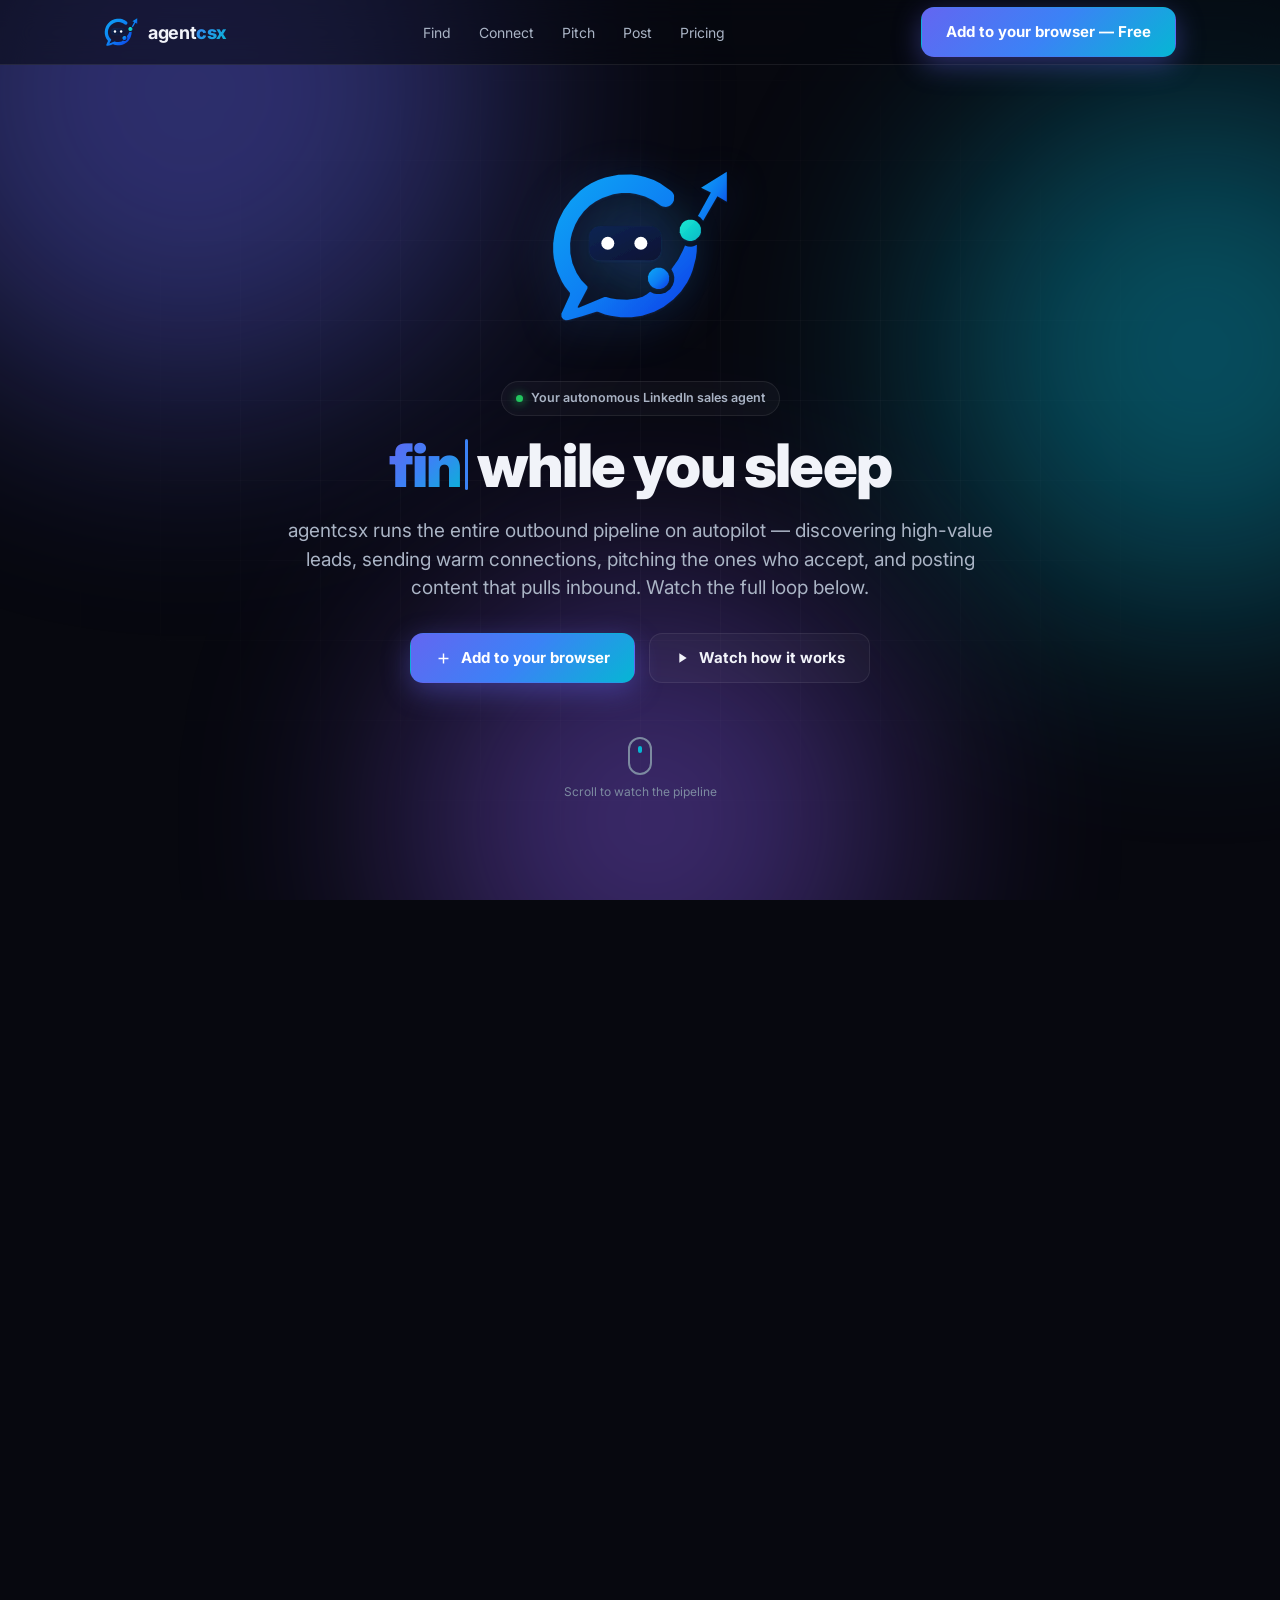
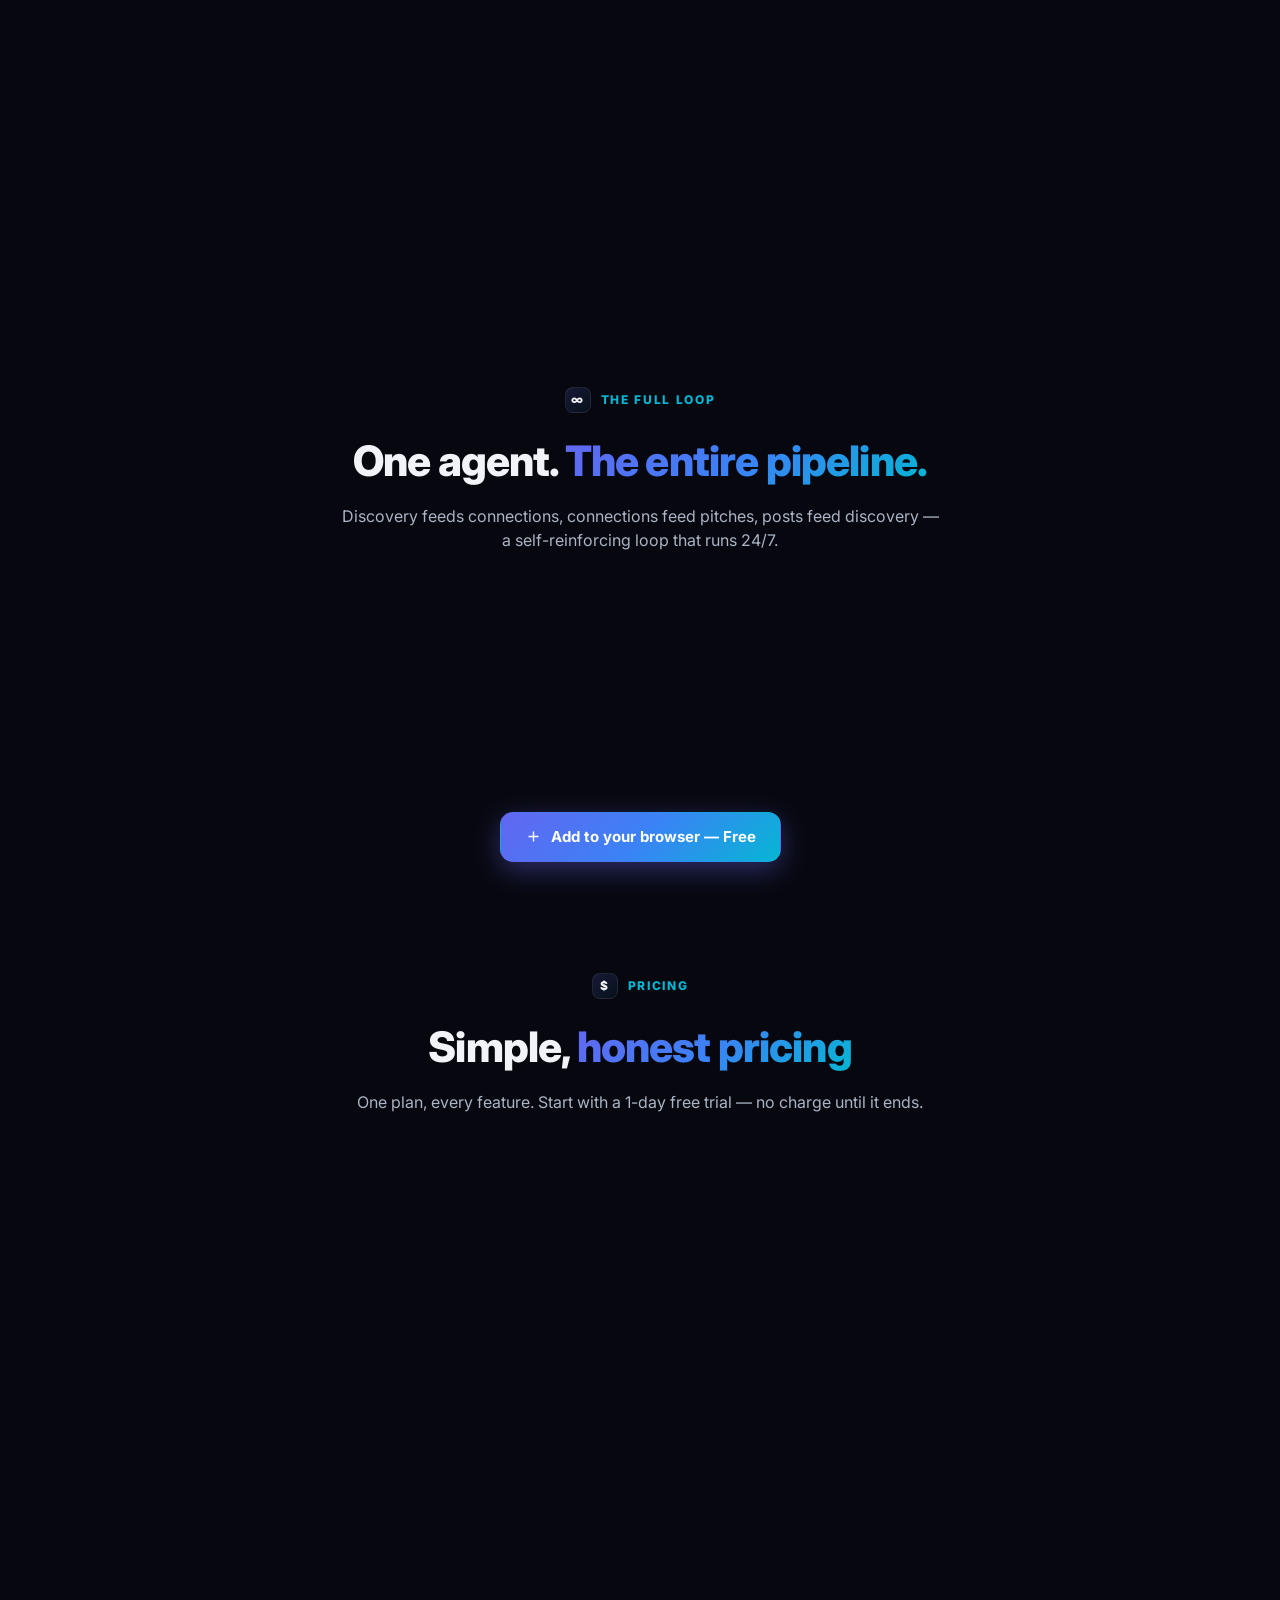
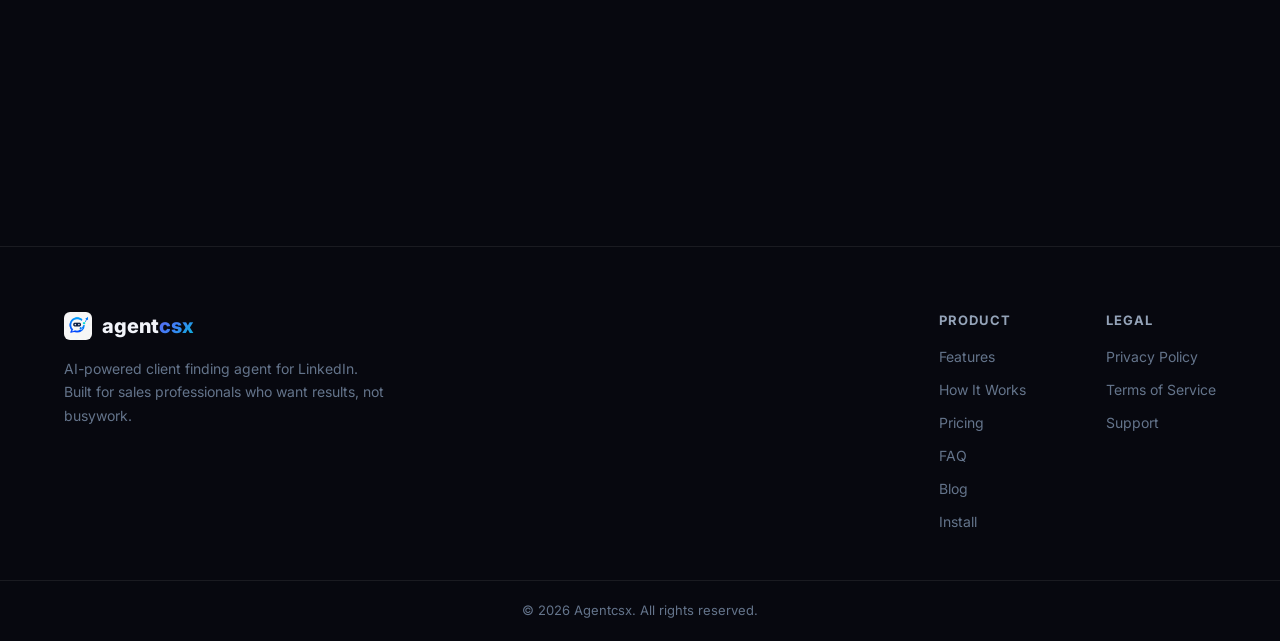
<file: index.html>
<!DOCTYPE html>
<html lang="en">
<head>
<meta charset="UTF-8" />
<meta name="viewport" content="width=device-width, initial-scale=1.0" />
<!-- SEO #9: Improved title + description -->
<title>Agentcsx — AI-Powered LinkedIn Lead Generation & Client Finding Agent</title>
<meta name="description" content="Agentcsx is a free AI-powered Chrome extension that discovers, scores, and connects with high-value LinkedIn leads automatically. The ultimate lead generation tool for sales professionals, founders, and agencies.">
<meta name="keywords" content="LinkedIn automation, lead generation, AI sales agent, client finder, Chrome extension, LinkedIn leads, sales automation, warm outreach, B2B lead generation">

<!-- SEO #3: Canonical URL -->
<link rel="canonical" href="https://agentcsx.com/">

<!-- SEO #5: Open Graph -->
<meta property="og:title" content="Agentcsx — AI-Powered LinkedIn Lead Generation Agent">
<meta property="og:description" content="Find your ideal clients on LinkedIn with AI-powered automation. Discover, score, and connect with high-value leads while you sleep.">
<meta property="og:type" content="website">
<meta property="og:url" content="https://agentcsx.com/">
<meta property="og:image" content="https://agentcsx.com/assets/og-image.png">
<meta property="og:image:width" content="1200">
<meta property="og:image:height" content="630">
<meta property="og:site_name" content="Agentcsx">

<!-- SEO #6: Twitter Cards -->
<meta name="twitter:card" content="summary_large_image">
<meta name="twitter:title" content="Agentcsx — AI Client Finding Agent for LinkedIn">
<meta name="twitter:description" content="Discover, score, and connect with high-value LinkedIn leads automatically. Free Chrome extension.">
<meta name="twitter:image" content="https://agentcsx.com/assets/og-image.png">

<!-- SEO #14: Google Search Console -->
<meta name="google-site-verification" content="m5QCsAfvMyW1fgQ8NEgHWKSG3iyHbztQYticRdYwpuo">

<!-- SEO #4: Structured Data — SoftwareApplication -->
<script type="application/ld+json">
{
  "@context": "https://schema.org",
  "@type": "SoftwareApplication",
  "name": "Agentcsx",
  "description": "AI-powered Chrome extension that discovers, scores, and connects with high-value LinkedIn leads automatically.",
  "url": "https://agentcsx.com",
  "applicationCategory": "BusinessApplication",
  "operatingSystem": "Chrome, Edge, Brave",
  "offers": [
    { "@type": "Offer", "name": "Free", "price": "0", "priceCurrency": "USD" },
    { "@type": "Offer", "name": "Pro", "price": "19", "priceCurrency": "USD", "billingIncrement": "P1M" }
  ],
  "aggregateRating": { "@type": "AggregateRating", "ratingValue": "5", "reviewCount": "50", "bestRating": "5" },
  "author": { "@type": "Organization", "name": "Agentcsx" }
}
</script>

<!-- SEO #8: FAQ Schema -->
<script type="application/ld+json">
{
  "@context": "https://schema.org",
  "@type": "FAQPage",
  "mainEntity": [
    { "@type": "Question", "name": "Is Agentcsx free to use?", "acceptedAnswer": { "@type": "Answer", "text": "Agentcsx offers a generous free plan to get started. For unlimited leads, campaigns, and advanced AI features, upgrade to Pro for just $19/month." } },
    { "@type": "Question", "name": "Is Agentcsx safe for my LinkedIn account?", "acceptedAnswer": { "@type": "Answer", "text": "Yes. Agentcsx has built-in daily safety limits that protect your LinkedIn account from being flagged. It mimics natural human behavior and respects LinkedIn's rate limits." } },
    { "@type": "Question", "name": "How does Agentcsx find leads?", "acceptedAnswer": { "@type": "Answer", "text": "Agentcsx uses AI to search LinkedIn by role, company, industry, location, or content engagement. It scores each lead 0-100 based on relevance and fit, so you can focus on the hottest prospects first." } },
    { "@type": "Question", "name": "Does Agentcsx work with browsers other than Chrome?", "acceptedAnswer": { "@type": "Answer", "text": "Yes. Agentcsx works with all Chromium-based browsers including Google Chrome, Microsoft Edge, Brave, and Opera." } },
    { "@type": "Question", "name": "Can Agentcsx send connection requests automatically?", "acceptedAnswer": { "@type": "Answer", "text": "Yes. Agentcsx can send personalized connection requests with AI-generated notes tailored to each lead's profile, company, and role. Built-in daily limits keep your account safe." } }
  ]
}
</script>

<link rel="icon" type="image/png" href="assets/icon48.png">
<link rel="preconnect" href="https://fonts.googleapis.com">
<link rel="preconnect" href="https://fonts.gstatic.com" crossorigin>
<link href="https://fonts.googleapis.com/css2?family=Inter:wght@300;400;500;600;700;800;900&display=swap" rel="stylesheet">
<style>
  /* ============================================================
     agentcsx — EXPERIMENTAL landing page
     Pure CSS / SVG / JS animations. Zero images, zero libraries.
     ============================================================ */

  :root{
    --bg:#07080f;
    --bg2:#0d0f1a;
    --card:rgba(255,255,255,0.03);
    --border:rgba(255,255,255,0.08);
    --text:#f1f3f9;
    --muted:#aab4c5;
    --dim:#7c8aa0;
    --ind:#6366f1;
    --blue:#3b82f6;
    --cyan:#06b6d4;
    --purple:#8b5cf6;
    --green:#22c55e;
    --amber:#f59e0b;
    --rose:#f43f5e;
    --grad:linear-gradient(135deg,#6366f1,#3b82f6,#06b6d4);
    --grad-soft:linear-gradient(135deg,rgba(99,102,241,.18),rgba(6,182,212,.06));
    --ease:cubic-bezier(.22,.61,.36,1);
  }

  *{margin:0;padding:0;box-sizing:border-box}
  html{scroll-behavior:smooth;overflow-x:clip}
  body{
    font-family:'Inter',-apple-system,BlinkMacSystemFont,'Segoe UI',Roboto,Helvetica,Arial,sans-serif;
    background:var(--bg);
    color:var(--text);
    overflow-x:clip;
    width:100%;
    line-height:1.5;
    -webkit-font-smoothing:antialiased;
  }
  a{color:inherit;text-decoration:none}
  .wrap{max-width:1120px;margin:0 auto;padding:0 24px}

  /* ---------- animated background ---------- */
  .bg-fx{position:fixed;inset:0;z-index:-1;overflow:hidden;pointer-events:none}
  .orb{position:absolute;border-radius:50%;filter:blur(120px);opacity:.42}
  .orb.a{width:620px;height:620px;background:var(--ind);top:-220px;left:-120px;animation:float 22s var(--ease) infinite}
  .orb.b{width:520px;height:520px;background:var(--cyan);top:10%;right:-180px;animation:float 26s var(--ease) infinite reverse}
  .orb.c{width:480px;height:480px;background:var(--purple);bottom:-160px;left:32%;animation:float 24s var(--ease) infinite 3s}
  .grid{position:absolute;inset:0;
    background-image:linear-gradient(rgba(255,255,255,.025) 1px,transparent 1px),
                     linear-gradient(90deg,rgba(255,255,255,.025) 1px,transparent 1px);
    background-size:80px 80px;
    mask-image:radial-gradient(ellipse at center,#000 25%,transparent 72%);
    -webkit-mask-image:radial-gradient(ellipse at center,#000 25%,transparent 72%);
  }
  @keyframes float{0%,100%{transform:translate(0,0) scale(1)}33%{transform:translate(34px,-30px) scale(1.06)}66%{transform:translate(-22px,22px) scale(.95)}}

  /* ---------- nav ---------- */
  nav{position:sticky;top:0;z-index:50;backdrop-filter:blur(14px);
    background:rgba(7,8,15,.55);border-bottom:1px solid var(--border)}
  .nav-in{display:flex;align-items:center;justify-content:space-between;height:64px}
  .brand{display:flex;align-items:center;gap:10px;font-weight:800;letter-spacing:-.02em;font-size:18px}
  .brand .mark{width:34px;height:34px}
  .brand b{color:var(--text)}
  .brand .csx{background:linear-gradient(135deg,#3b82f6,#06b6d4);-webkit-background-clip:text;background-clip:text;-webkit-text-fill-color:transparent;color:transparent}
  .nav-links{display:flex;gap:28px;font-size:14px;color:var(--muted)}
  .nav-links a{transition:color .2s}
  .nav-links a:hover{color:var(--text)}
  .badge-exp{font-size:11px;font-weight:700;padding:5px 10px;border-radius:999px;border:1px solid rgba(245,158,11,.4);
    color:#fbbf24;background:rgba(245,158,11,.08)}
  .btn-nav{font-size:13.5px;padding:9px 17px;border-radius:11px;white-space:nowrap}
  .btn-nav .cta-short{display:none}
  @media(max-width:760px){.nav-links{display:none}}
  @media(max-width:520px){
    .btn-nav .cta-full{display:none}
    .btn-nav .cta-short{display:inline}
    .btn-nav{font-size:13px;padding:9px 14px}
    .brand{font-size:16px;gap:8px}
    .brand .mark{width:30px;height:30px}
  }

  /* ---------- hero ---------- */
  .hero{position:relative;text-align:center;padding:90px 0 60px}
  .hero-logo{width:182px;height:182px;margin:0 auto 44px;line-height:0;filter:drop-shadow(0 8px 22px rgba(59,130,246,.22))}
  .pill{display:inline-flex;align-items:center;gap:8px;font-size:12.5px;font-weight:600;color:var(--muted);
    padding:7px 14px;border-radius:999px;border:1px solid var(--border);background:var(--card);
    opacity:0;transform:translateY(10px);animation:rise .7s var(--ease) .2s forwards}
  .pill .dot{width:7px;height:7px;border-radius:50%;background:var(--green);box-shadow:0 0 10px var(--green);animation:blip 2s infinite}
  h1.hero-title{font-size:clamp(28px,5.2vw,60px);line-height:1.06;font-weight:850;letter-spacing:-.03em;margin:18px auto 0;
    max-width:none;white-space:nowrap}
  /* rotating verb — find / connect / pitch / post, typed one at a time. */
  .hero-title .rotator{display:inline-block;position:relative;vertical-align:baseline;text-align:left;white-space:nowrap}
  /* Gradient verb. NOTE: no animation on this element — animating a
     -webkit-background-clip:text node makes iOS/WebKit (Safari, Brave on
     iPhone) paint the whole gradient box instead of clipping to glyphs.
     Keep it static; the caret carries the motion. Solid-color fallback
     where background-clip:text isn't supported. */
  .hero-title .rot-w{display:inline-block;white-space:nowrap;color:#3b82f6}
  @supports ((-webkit-background-clip:text) or (background-clip:text)){
    .hero-title .rot-w{background:var(--grad);-webkit-background-clip:text;background-clip:text;
      -webkit-text-fill-color:transparent;color:transparent}
  }
  .hero-title .rot-caret{display:inline-block;width:3px;height:.86em;margin-left:.05em;border-radius:2px;
    background:#3b82f6;vertical-align:-.06em;animation:caretBlink 1.05s steps(1) infinite}
  @keyframes caretBlink{0%,49%{opacity:1}50%,100%{opacity:0}}
  @media(max-width:620px){ h1.hero-title{white-space:normal} }
  .hero-sub{color:var(--muted);font-size:clamp(15px,2vw,19px);max-width:60ch;margin:20px auto 0;
    opacity:0;animation:rise .7s var(--ease) .5s forwards}
  .hero-cta{display:flex;gap:14px;justify-content:center;margin-top:30px;flex-wrap:wrap;
    opacity:0;animation:rise .7s var(--ease) .7s forwards}
  .btn{display:inline-flex;align-items:center;gap:9px;font-weight:700;font-size:15px;padding:13px 24px;border-radius:13px;
    cursor:pointer;border:1px solid transparent;transition:transform .2s var(--ease),box-shadow .2s,filter .2s}
  .btn-primary{background:var(--grad);color:#fff;box-shadow:0 8px 28px rgba(99,102,241,.4)}
  .btn-primary:hover{transform:translateY(-2px);filter:brightness(1.08);box-shadow:0 12px 36px rgba(99,102,241,.55)}
  .btn-ghost{background:var(--card);border-color:var(--border);color:var(--text)}
  .btn-ghost:hover{transform:translateY(-2px);border-color:rgba(255,255,255,.2)}
  .scroll-hint{margin-top:54px;display:flex;flex-direction:column;align-items:center;gap:8px;color:var(--dim);font-size:12px;
    opacity:0;animation:rise .7s var(--ease) 1s forwards}
  .mouse{width:24px;height:38px;border:2px solid var(--dim);border-radius:14px;position:relative}
  .mouse::after{content:"";position:absolute;left:50%;top:7px;width:4px;height:7px;border-radius:2px;background:var(--cyan);
    transform:translateX(-50%);animation:wheel 1.6s infinite}
  @keyframes wheel{0%{opacity:0;transform:translate(-50%,0)}30%{opacity:1}100%{opacity:0;transform:translate(-50%,12px)}}
  @keyframes rise{to{opacity:1;transform:translateY(0)}}
  @keyframes shimmer{to{background-position:200% center}}
  @keyframes blip{0%,100%{opacity:1}50%{opacity:.3}}

  /* ---------- section / pipeline scaffolding ---------- */
  .section{position:relative;padding:70px 0}
  .eyebrow{display:inline-flex;align-items:center;gap:10px;font-size:12px;font-weight:800;letter-spacing:.14em;text-transform:uppercase;color:var(--cyan)}
  .eyebrow .num{display:inline-flex;align-items:center;justify-content:center;width:26px;height:26px;border-radius:8px;
    font-size:12px;background:var(--grad-soft);border:1px solid var(--border);color:var(--text)}
  .sec-head{max-width:60ch}
  .sec-head h2{font-size:clamp(26px,4vw,42px);font-weight:820;letter-spacing:-.02em;margin:16px 0 12px}
  .sec-head p{color:var(--muted);font-size:16px}
  .stage-grid{display:grid;grid-template-columns:1fr 1fr;gap:40px;align-items:center;margin-top:38px}
  /* min-width:0 lets grid items shrink below their content's intrinsic
     width — without it the .viz card (aspect-ratio + min-height ≈ 402px)
     forces the column wider than a phone viewport. */
  .stage-grid > *{min-width:0}
  @media(max-width:880px){.stage-grid{grid-template-columns:1fr;gap:28px}}
  /* On phones the aspect-ratio card is too short for the tallest content
     (the chat stage's header + 4 message rows + composer), so messages
     overflow above the header. Give content-heavy stages explicit room. */
  @media(max-width:600px){
    #pitch .viz{min-height:510px}
    #post .viz{min-height:430px}
    /* tighten the chat a touch so it fits without a tall empty gap */
    #pitch .li-msgs{gap:11px;padding:14px}
    #pitch .li-msgs .chat-row{max-width:92%}
  }
  .reverse .stage-grid{direction:rtl}
  .reverse .stage-grid > *{direction:ltr}

  /* reveal on scroll */
  .reveal{opacity:0;transform:translateY(34px);transition:opacity .8s var(--ease),transform .8s var(--ease)}
  .reveal.in{opacity:1;transform:none}

  /* visual stage card */
  .viz{position:relative;width:100%;max-width:100%;border-radius:22px;border:1px solid var(--border);background:linear-gradient(180deg,rgba(255,255,255,.04),rgba(255,255,255,.01));
    box-shadow:0 40px 110px rgba(0,0,0,.5);overflow:hidden;aspect-ratio:1/.82;min-height:330px}
  .viz::before{content:"";position:absolute;inset:0;background:radial-gradient(420px 280px at 70% 0%,rgba(99,102,241,.16),transparent 60%);pointer-events:none}
  .viz-top{position:absolute;top:0;left:0;right:0;height:38px;display:flex;align-items:center;gap:7px;padding:0 14px;
    border-bottom:1px solid var(--border);background:rgba(7,8,15,.4)}
  .viz-top i{width:10px;height:10px;border-radius:50%;display:block}
  .viz-top .r{background:#ff5f57}.viz-top .y{background:#febc2e}.viz-top .g{background:#28c840}
  .viz-top span{margin-left:8px;font-size:11px;color:var(--dim);font-weight:600;letter-spacing:.02em;display:inline-flex;align-items:center;gap:6px}
  .viz-top .li-logo{width:15px;height:15px;border-radius:4px;background:#0a66c2;display:inline-grid;place-items:center}
  .viz-top .li-logo svg{width:10px;height:10px;fill:#fff}
  .viz-body{position:absolute;inset:38px 0 0 0}

  /* feature bullets */
  .feat{list-style:none;margin-top:22px;display:flex;flex-direction:column;gap:14px}
  .feat li{display:flex;gap:12px;align-items:flex-start;color:var(--muted);font-size:15px}
  .feat svg{width:22px;height:22px;flex:none;margin-top:1px}
  .feat b{color:var(--text);font-weight:650}

  /* connector between stages */
  .connector{display:flex;justify-content:center;height:80px}
  .connector svg{height:100%}
  .flow-path{stroke:url(#flowGrad);stroke-width:2.5;fill:none;stroke-dasharray:7 9;animation:flow 1.1s linear infinite}
  @keyframes flow{to{stroke-dashoffset:-32}}

  /* ===================== STAGE 1 — FIND LEADS (radar) ===================== */
  .radar{position:absolute;inset:0;display:grid;place-items:center}
  .radar-ring{position:absolute;border:1px solid rgba(99,102,241,.18);border-radius:50%}
  .rr1{width:78%;height:92%}.rr2{width:55%;height:65%}.rr3{width:30%;height:36%}
  .sweep{position:absolute;width:78%;height:92%;border-radius:50%;
    background:conic-gradient(from 0deg,rgba(6,182,212,0) 0deg,rgba(6,182,212,0) 300deg,rgba(6,182,212,.0) 300deg,rgba(6,182,212,.35) 360deg);
    -webkit-mask:radial-gradient(circle,transparent 0,#000 0);}
  .stage.in .sweep{animation:spin 3.4s linear infinite}
  @keyframes spin{to{transform:rotate(360deg)}}
  .node{position:absolute;width:46px;height:46px;border-radius:50%;display:grid;place-items:center;font-size:11px;font-weight:800;color:#fff;
    background:linear-gradient(135deg,#1e293b,#0f172a);border:1px solid rgba(255,255,255,.1);opacity:0;transform:scale(.4)}
  .node img{width:100%;height:100%;border-radius:50%;object-fit:cover;display:block;
    -webkit-user-drag:none;user-select:none}
  /* LinkedIn platform badge on each scanned profile */
  .node .li{position:absolute;bottom:-4px;right:-4px;width:17px;height:17px;border-radius:5px;background:#0a66c2;
    display:grid;place-items:center;border:1.5px solid #0a1424;box-shadow:0 1px 4px rgba(0,0,0,.45)}
  .node .li svg{width:11px;height:11px;fill:#fff}
  .stage.in .node{animation:pop .5s var(--ease) forwards}
  .node.match{border-color:var(--cyan);box-shadow:0 0 0 3px rgba(6,182,212,.16),0 0 22px rgba(6,182,212,.5)}
  .node.match img{box-shadow:inset 0 0 0 2px var(--cyan)}
  .node .score{position:absolute;top:-9px;right:-12px;font-size:9px;font-weight:800;color:#031018;background:var(--cyan);
    padding:1px 5px;border-radius:6px;opacity:0}
  .stage.in .node.match .score{animation:rise .4s var(--ease) 1.4s forwards}
  .node .ring{position:absolute;inset:-5px;border-radius:50%;border:2px solid var(--cyan);opacity:0;
    transform:scale(.6)}
  .stage.in .node.match .ring{animation:ping 2.4s ease-out 1.2s infinite}
  @keyframes ping{0%{opacity:.8;transform:scale(.6)}70%,100%{opacity:0;transform:scale(1.5)}}
  @keyframes pop{to{opacity:1;transform:scale(1)}}
  .scan-label{position:absolute;bottom:14px;left:14px;font-size:11px;font-weight:700;color:var(--cyan);
    display:flex;align-items:center;gap:8px}
  .scan-label .pulse{width:8px;height:8px;border-radius:50%;background:var(--cyan);animation:blip 1.2s infinite}

  /* ===================== STAGE 2 — AUTO CONNECT ===================== */
  .net{position:absolute;inset:0}
  .hub{position:absolute;left:50%;top:50%;transform:translate(-50%,-50%);width:64px;height:64px;border-radius:18px;
    background:var(--grad);display:grid;place-items:center;box-shadow:0 0 40px rgba(99,102,241,.6);z-index:3}
  .hub svg{width:30px;height:30px}
  /* hub hosting the animated brand logo (replaces the bolt icon) */
  .hub.logo{width:78px;height:78px;border-radius:0;background:none;box-shadow:none;
    filter:drop-shadow(0 0 18px rgba(59,130,246,.5))}
  .person{position:absolute;width:50px;display:flex;flex-direction:column;align-items:center;gap:5px;opacity:0;transform:scale(.5)}
  .stage.in .person{animation:pop .5s var(--ease) forwards}
  .avatar{width:38px;height:38px;border-radius:50%;display:grid;place-items:center;color:#fff;font-weight:800;font-size:13px;
    border:2px solid rgba(255,255,255,.12);position:relative}
  .avatar img{width:100%;height:100%;border-radius:50%;object-fit:cover;display:block;-webkit-user-drag:none}
  /* LinkedIn platform badge on each connected profile (bottom-left, clear of the check) */
  .avatar .li{position:absolute;left:-5px;bottom:-5px;width:17px;height:17px;border-radius:5px;background:#0a66c2;
    display:grid;place-items:center;border:1.5px solid #0a1424;box-shadow:0 1px 4px rgba(0,0,0,.45);z-index:2}
  .avatar .li svg{width:11px;height:11px;fill:#fff}
  .avatar .check{position:absolute;right:-6px;bottom:-6px;width:18px;height:18px;border-radius:50%;background:var(--green);
    display:grid;place-items:center;opacity:0;transform:scale(0);z-index:3}
  .stage.in .person.done .avatar .check{animation:pop .4s var(--ease) forwards}
  .ptag{font-size:9px;font-weight:700;padding:1px 6px;border-radius:5px;background:rgba(255,255,255,.06);color:var(--muted)}
  .stage.in .person.done .ptag{background:rgba(34,197,94,.16);color:#86efac}
  .link-line{stroke-width:2;fill:none;stroke-dasharray:1;stroke-dashoffset:1;pathLength:1}
  .stage.in .link-line{animation:draw 1s var(--ease) forwards}
  @keyframes draw{to{stroke-dashoffset:0}}
  .req-dot{r:4;fill:var(--cyan);opacity:0}
  .stage.in .req-dot{animation:travel 1.6s var(--ease) infinite}

  /* ===================== STAGE 3 — AUTO PITCH (LinkedIn messaging) ===================== */
  .chat{position:absolute;inset:0;display:flex;flex-direction:column}
  /* LinkedIn conversation header */
  .li-head{flex:none;display:flex;align-items:center;gap:11px;padding:11px 16px;border-bottom:1px solid var(--border);
    background:rgba(255,255,255,.025)}
  .li-head .li-av{width:38px;height:38px;border-radius:50%;flex:none;overflow:hidden;position:relative;
    display:grid;place-items:center;font-size:12px;font-weight:800;color:#fff;background:#1e293b}
  .li-head .li-av img{width:100%;height:100%;object-fit:cover;display:block}
  .li-head .li-av .on{position:absolute;right:0;bottom:0;width:10px;height:10px;border-radius:50%;background:#22c55e;border:2px solid #0c1018}
  .li-head .nm{font-size:13.5px;font-weight:700;color:var(--text);line-height:1.25}
  .li-head .nm small{display:block;font-size:10.5px;color:var(--dim);font-weight:500;margin-top:1px}
  .li-head .in{margin-left:auto;width:24px;height:24px;border-radius:6px;background:#0a66c2;display:grid;place-items:center;flex:none}
  .li-head .in svg{width:15px;height:15px;fill:#fff}
  /* message list */
  .li-msgs{flex:1;min-height:0;display:flex;flex-direction:column;justify-content:flex-end;gap:13px;padding:16px}
  .chat-row{display:flex;gap:9px;max-width:86%;opacity:0;transform:translateY(14px)}
  .chat-row.in{animation:rise .5s var(--ease) forwards}
  .chat-row.them{align-self:flex-start}
  .chat-row.me{align-self:flex-end;flex-direction:row-reverse}
  .c-av{width:32px;height:32px;border-radius:50%;flex:none;overflow:hidden;position:relative;
    display:grid;place-items:center;font-size:11px;font-weight:800;color:#fff;background:#1e293b}
  .c-av img{width:100%;height:100%;object-fit:cover;display:block;border-radius:50%}
  .c-col{display:flex;flex-direction:column;gap:4px;min-width:0}
  .me .c-col{align-items:flex-end}
  .c-name{font-size:10.5px;font-weight:700;color:var(--text);padding:0 2px}
  .c-name i{font-style:normal;font-weight:500;color:var(--dim)}
  .bubble{padding:10px 13px;font-size:13px;line-height:1.45}
  .them .bubble{background:rgba(255,255,255,.06);border:1px solid var(--border);color:var(--text);
    border-radius:3px 13px 13px 13px}
  .me .bubble{background:#0a66c2;color:#fff;border:none;border-radius:13px 3px 13px 13px}
  .typing{display:inline-flex;gap:4px;align-items:center}
  .typing i{width:6px;height:6px;border-radius:50%;background:var(--muted);animation:typing 1.2s infinite}
  .typing i:nth-child(2){animation-delay:.18s}.typing i:nth-child(3){animation-delay:.36s}
  @keyframes typing{0%,60%,100%{transform:translateY(0);opacity:.4}30%{transform:translateY(-5px);opacity:1}}
  /* LinkedIn-style composer */
  .li-input{flex:none;display:flex;align-items:center;gap:10px;padding:10px 14px;border-top:1px solid var(--border);
    background:rgba(255,255,255,.025)}
  .li-input .ai-chip{display:inline-flex;align-items:center;gap:5px;font-size:10px;font-weight:800;color:#fff;
    padding:5px 10px;border-radius:999px;background:var(--grad-soft);border:1px solid var(--border);white-space:nowrap}
  .li-input .ai-chip svg{width:12px;height:12px;animation:spin 4s linear infinite}
  .li-input .ph{flex:1;color:var(--dim);font-size:12.5px;white-space:nowrap;overflow:hidden;text-overflow:ellipsis}
  .li-input .send{background:#0a66c2;color:#fff;border:none;border-radius:999px;padding:7px 18px;font-size:12px;font-weight:700;flex:none}

  /* ===================== STAGE 4 — AUTO POST (LinkedIn feed) ===================== */
  .post{position:absolute;inset:0;padding:16px;display:flex;flex-direction:column;gap:12px}
  .avatar-photo{overflow:hidden;position:relative}
  .avatar-photo img{position:absolute;inset:0;width:100%;height:100%;object-fit:cover;border-radius:50%}
  .composer{border:1px solid var(--border);border-radius:14px;background:rgba(255,255,255,.03);padding:12px}
  .composer .who{display:flex;align-items:center;gap:9px;margin-bottom:8px}
  .composer .who .av{width:34px;height:34px;border-radius:50%;background:var(--grad);display:grid;place-items:center;font-weight:800;font-size:12px;flex:none}
  .composer .who div small{display:block;color:var(--dim);font-size:10px}
  .composer .who .li-post{margin-left:auto;display:inline-flex;align-items:center;gap:6px;font-size:10px;font-weight:700;color:var(--dim);
    padding:4px 9px;border-radius:999px;border:1px solid var(--border);background:rgba(10,102,194,.08);white-space:nowrap}
  .composer .who .li-post .lk{width:16px;height:16px;border-radius:4px;background:#0a66c2;display:grid;place-items:center;flex:none}
  .composer .who .li-post .lk svg{width:11px;height:11px;fill:#fff}
  .typed{font-size:13px;color:var(--text);min-height:54px;line-height:1.5}
  .typed .cursor{display:inline-block;width:2px;height:15px;background:var(--cyan);vertical-align:-2px;margin-left:1px;animation:caret 1s steps(1) infinite}
  @keyframes caret{50%{opacity:0}}
  .hashtag{color:#71b7ff;font-weight:600}
  .post-card{border:1px solid var(--border);border-radius:14px;background:rgba(255,255,255,.03);padding:14px;
    opacity:0;transform:translateY(16px) scale(.98)}
  .post-card.in{animation:rise .6s var(--ease) forwards}
  .post-card .meta{display:flex;align-items:center;gap:10px;margin-bottom:9px}
  .post-card .meta .av{width:42px;height:42px;border-radius:50%;background:var(--grad);display:grid;place-items:center;font-weight:800;font-size:13px;flex:none}
  .post-card .meta b{font-size:13.5px;display:flex;align-items:center;gap:5px}
  .post-card .meta .deg{color:var(--dim);font-weight:500;font-size:11px}
  .post-card .meta small{color:var(--dim);font-size:11px;display:block;margin-top:1px}
  .post-card .meta small svg{width:11px;height:11px;vertical-align:-1px;fill:var(--dim)}
  .post-card .meta .in{margin-left:auto;width:22px;height:22px;border-radius:5px;background:#0a66c2;display:grid;place-items:center;flex:none;align-self:flex-start}
  .post-card .meta .in svg{width:14px;height:14px;fill:#fff}
  .post-card .txt{font-size:13px;color:var(--text);line-height:1.5}
  /* social proof counts */
  .lcounts{display:flex;align-items:center;justify-content:space-between;margin-top:12px;font-size:11.5px;color:var(--dim)}
  .lcounts .rx{display:flex;align-items:center;gap:7px}
  .lcounts .emo{display:inline-flex}
  .lcounts .emo span{width:18px;height:18px;border-radius:50%;display:grid;place-items:center;font-size:10px;margin-left:-5px;
    border:1.5px solid #0c1018;background:#1e293b}
  .lcounts .emo span:first-child{margin-left:0}
  .lcounts b{color:var(--text)}
  /* action bar */
  .lacts{display:flex;gap:2px;margin-top:8px;padding-top:6px;border-top:1px solid var(--border)}
  .lact{flex:1;display:flex;align-items:center;justify-content:center;gap:7px;padding:9px 4px;border-radius:8px;
    font-size:12.5px;font-weight:600;color:var(--muted)}
  .lact svg{width:18px;height:18px}
  .lact.like{color:#71b7ff}
  .react{position:absolute;font-size:18px;opacity:0}
  .post.in .react{animation:floatup 2.6s ease-out forwards}
  @keyframes floatup{0%{opacity:0;transform:translateY(10px) scale(.6)}20%{opacity:1}100%{opacity:0;transform:translateY(-60px) scale(1.1)}}

  /* ---------- recap pipeline strip ---------- */
  .recap{padding:80px 0 30px;text-align:center}
  .pipe{display:grid;grid-template-columns:repeat(4,1fr);gap:0;margin-top:42px;position:relative}
  @media(max-width:760px){.pipe{grid-template-columns:1fr;gap:14px}}
  .pstep{position:relative;padding:24px 16px;border:1px solid var(--border);border-radius:16px;margin:0 6px;background:var(--card);
    opacity:0;transform:translateY(20px)}
  .pstep.in{animation:rise .6s var(--ease) forwards}
  .pstep .ic{width:46px;height:46px;border-radius:13px;background:var(--grad-soft);border:1px solid var(--border);
    display:grid;place-items:center;margin:0 auto 12px}
  .pstep .ic svg{width:22px;height:22px}
  .pstep h4{font-size:15px;margin-bottom:5px}
  .pstep p{font-size:12.5px;color:var(--dim);line-height:1.45}
  .pstep .arrow{position:absolute;right:-14px;top:50%;transform:translateY(-50%);color:var(--cyan);z-index:2}
  @media(max-width:760px){.pstep .arrow{display:none}}

  /* ---------- pricing ---------- */
  .pricing{padding:80px 0;text-align:center}
  .price-wrap{max-width:430px;margin:42px auto 0}
  .price-card{position:relative;border:1px solid var(--border);border-radius:24px;padding:38px 32px 34px;
    background:linear-gradient(180deg,rgba(255,255,255,.045),rgba(255,255,255,.012));
    box-shadow:0 40px 110px rgba(0,0,0,.45);overflow:hidden;text-align:left}
  .price-card::before{content:"";position:absolute;inset:0;border-radius:24px;padding:1px;
    background:linear-gradient(135deg,rgba(99,102,241,.6),rgba(6,182,212,.25),transparent 60%);
    -webkit-mask:linear-gradient(#000 0 0) content-box,linear-gradient(#000 0 0);
    -webkit-mask-composite:xor;mask-composite:exclude;pointer-events:none}
  .price-trial{display:inline-flex;align-items:center;gap:7px;font-size:12px;font-weight:800;letter-spacing:.02em;
    padding:6px 13px;border-radius:999px;color:#7dd3fc;background:rgba(6,182,212,.1);border:1px solid rgba(6,182,212,.3)}
  .price-trial .dot{width:7px;height:7px;border-radius:50%;background:#22d3ee;box-shadow:0 0 0 4px rgba(34,211,238,.18)}
  .price-name{font-size:15px;font-weight:800;letter-spacing:.04em;text-transform:uppercase;color:var(--muted);margin:22px 0 6px}
  .price-amt{display:flex;align-items:flex-end;gap:8px}
  .price-amt .num{font-size:56px;font-weight:850;letter-spacing:-.03em;line-height:1;
    background:var(--grad);-webkit-background-clip:text;background-clip:text;-webkit-text-fill-color:transparent;color:#3b82f6}
  .price-amt .per{font-size:15px;color:var(--dim);font-weight:600;padding-bottom:8px}
  .price-card .desc{color:var(--muted);font-size:14.5px;margin:14px 0 22px;line-height:1.5}
  .price-feats{list-style:none;display:flex;flex-direction:column;gap:13px;margin:0 0 28px}
  .price-feats li{display:flex;align-items:flex-start;gap:11px;font-size:14.5px;color:var(--text)}
  .price-feats svg{width:19px;height:19px;flex:none;margin-top:1px;color:var(--cyan)}
  .price-card .btn-primary{width:100%;justify-content:center;font-size:16px;padding:15px 24px}
  .price-fine{text-align:center;font-size:12.5px;color:var(--dim);margin-top:14px}
  @media(max-width:600px){
    .pricing{padding:60px 0}
    .price-card{padding:30px 22px 28px}
    .price-amt .num{font-size:48px}
  }

  /* ---------- footer (ported from live agentcsx.com) ---------- */
  .container{max-width:1200px;margin:0 auto;padding:0 24px}
  .gradient-text{background:var(--grad);-webkit-background-clip:text;background-clip:text;-webkit-text-fill-color:transparent;color:transparent}
  .footer{border-top:1px solid var(--border);padding:64px 0 0;margin-top:40px}
  .footer-content{display:flex;justify-content:space-between;gap:64px;margin-bottom:48px}
  .footer-brand{max-width:320px}
  .footer-logo{display:flex;align-items:center;gap:10px;font-size:20px;font-weight:800;margin-bottom:16px}
  .footer-logo-img{width:28px;height:28px;border-radius:6px}
  .footer-brand p{font-size:14px;color:#64748b;line-height:1.7}
  .footer-links{display:flex;gap:80px}
  .footer-col{display:flex;flex-direction:column;gap:12px}
  .footer-col h4{font-size:13px;font-weight:700;text-transform:uppercase;letter-spacing:1px;color:#94a3b8;margin-bottom:4px}
  .footer-col a{color:#64748b;text-decoration:none;font-size:14px;transition:color .2s}
  .footer-col a:hover{color:#f1f3f9}
  .footer-bottom{border-top:1px solid var(--border);padding:20px 0}
  .footer-bottom p{font-size:13px;color:#64748b;text-align:center}
  @media(max-width:768px){
    .footer-content{flex-direction:column;gap:40px}
    .footer-links{gap:40px}
  }

  .gradtext{background:var(--grad);-webkit-background-clip:text;background-clip:text;-webkit-text-fill-color:transparent;color:transparent}

  @media(prefers-reduced-motion:reduce){
    *{animation-duration:.001s!important;animation-iteration-count:1!important;transition-duration:.001s!important}
    .reveal{opacity:1;transform:none}
    /* no rotation: show the verb statically */
    .hero-title .rot-w{animation:none!important;opacity:1!important;transform:none!important;filter:none!important}
  }

  /* ---------- video lightbox ---------- */
  .vid-modal{position:fixed;inset:0;z-index:1000;display:flex;align-items:center;justify-content:center;padding:24px}
  .vid-modal[hidden]{display:none}
  .vid-backdrop{position:absolute;inset:0;background:rgba(4,6,14,.82);backdrop-filter:blur(6px);
    opacity:0;transition:opacity .28s var(--ease)}
  .vid-box{position:relative;width:min(960px,100%);border-radius:16px;overflow:hidden;
    box-shadow:0 40px 130px rgba(0,0,0,.7);border:1px solid var(--border);background:#000;
    opacity:0;transform:scale(.96) translateY(8px);transition:opacity .3s var(--ease),transform .3s var(--ease)}
  .vid-modal.open .vid-backdrop{opacity:1}
  .vid-modal.open .vid-box{opacity:1;transform:none}
  .vid-frame{position:relative;width:100%;aspect-ratio:16/9}
  .vid-frame iframe{position:absolute;inset:0;width:100%;height:100%;border:0;display:block}
  .vid-close{position:absolute;top:-14px;right:-14px;z-index:2;width:40px;height:40px;border-radius:50%;
    display:grid;place-items:center;cursor:pointer;color:#fff;background:#1b2233;border:1px solid var(--border);
    box-shadow:0 6px 22px rgba(0,0,0,.5);transition:transform .2s var(--ease),background .2s var(--ease)}
  .vid-close:hover{transform:scale(1.08);background:#252e44}
  @media(max-width:560px){
    .vid-modal{padding:14px}
    .vid-close{top:-12px;right:-2px}
  }
</style>
</head>
<body>

<!-- animated background -->
<div class="bg-fx" aria-hidden="true">
  <div class="orb a"></div><div class="orb b"></div><div class="orb c"></div>
  <div class="grid"></div>
</div>

<!-- reusable SVG defs / brand gradient -->
<svg width="0" height="0" style="position:absolute" aria-hidden="true">
  <defs>
    <linearGradient id="brand" x1="0" y1="0" x2="1" y2="1">
      <stop offset="0" stop-color="#6366f1"/><stop offset=".5" stop-color="#3b82f6"/><stop offset="1" stop-color="#06b6d4"/>
    </linearGradient>
    <linearGradient id="flowGrad" x1="0" y1="0" x2="0" y2="1">
      <stop offset="0" stop-color="#6366f1"/><stop offset="1" stop-color="#06b6d4"/>
    </linearGradient>
  </defs>
</svg>

<!-- ============ NAV ============ -->
<nav>
  <div class="wrap nav-in">
    <div class="brand">
      <span class="mark" id="navMark"></span>
      <span><b>agent</b><span class="csx">csx</span></span>
    </div>
    <div class="nav-links">
      <a href="#find">Find</a><a href="#connect">Connect</a><a href="#pitch">Pitch</a><a href="#post">Post</a><a href="#pricing">Pricing</a>
    </div>
    <a class="btn btn-primary btn-nav" href="https://chromewebstore.google.com/search/agentcsx" target="_blank" rel="noopener"><span class="cta-full">Add to your browser — Free</span><span class="cta-short">Get it free</span></a>
  </div>
</nav>

<!-- ============ HERO ============ -->
<header class="hero">
  <div class="wrap">
    <div class="hero-logo" id="heroLogo"></div>
    <div class="pill"><span class="dot"></span> Your autonomous LinkedIn sales agent</div>
    <h1 class="hero-title"><span class="rotator" id="rotator" aria-label="find, connect, pitch, post"><span class="rot-w" id="rotWord">find</span><span class="rot-caret" aria-hidden="true"></span></span>&nbsp;while you sleep</h1>
    <p class="hero-sub">agentcsx runs the entire outbound pipeline on autopilot — discovering high-value leads, sending warm connections, pitching the ones who accept, and posting content that pulls inbound. Watch the full loop below.</p>
    <div class="hero-cta">
      <a class="btn btn-primary" href="https://chromewebstore.google.com/search/agentcsx" target="_blank" rel="noopener">
        <svg width="17" height="17" viewBox="0 0 24 24" fill="none" stroke="currentColor" stroke-width="2"><path d="M12 5v14M5 12h14"/></svg>
        Add to your browser
      </a>
      <a class="btn btn-ghost" id="watchBtn" href="https://www.youtube.com/watch?v=bZJwOpCeD7g" target="_blank" rel="noopener">
        <svg width="16" height="16" viewBox="0 0 24 24" fill="currentColor"><path d="M8 5v14l11-7z"/></svg>
        Watch how it works
      </a>
    </div>
    <div class="scroll-hint"><div class="mouse"></div>Scroll to watch the pipeline</div>
  </div>
</header>

<!-- ============ STAGE 1 — FIND ============ -->
<section class="section stage" id="find">
  <div class="wrap stage-grid">
    <div class="reveal">
      <div class="eyebrow"><span class="num">01</span> Discover</div>
      <div class="sec-head">
        <h2>AI <span class="gradtext">finds the right leads</span> on LinkedIn</h2>
        <p>Describe your ideal customer once. agentcsx scans LinkedIn, scores every profile against your ICP in real time, and surfaces only the high-intent matches.</p>
      </div>
      <ul class="feat">
        <li><svg viewBox="0 0 24 24" fill="none" stroke="url(#brand)" stroke-width="2"><circle cx="11" cy="11" r="7"/><path d="m21 21-4.3-4.3"/></svg><span><b>Semantic ICP matching</b> — understands role, seniority, industry &amp; signals, not just keywords.</span></li>
        <li><svg viewBox="0 0 24 24" fill="none" stroke="url(#brand)" stroke-width="2"><path d="M12 2v4M12 18v4M2 12h4M18 12h4"/><circle cx="12" cy="12" r="4"/></svg><span><b>Live AI scoring</b> — each lead gets a 0–100 fit score with HOT / WARM tiers.</span></li>
        <li><svg viewBox="0 0 24 24" fill="none" stroke="url(#brand)" stroke-width="2"><path d="M20 6 9 17l-5-5"/></svg><span><b>Zero spreadsheets</b> — matches drop straight into your campaign.</span></li>
      </ul>
    </div>
    <div class="reveal">
      <div class="viz">
        <div class="viz-top"><i class="r"></i><i class="y"></i><i class="g"></i><span>agentcsx · scanning <span class="li-logo"><svg viewBox="0 0 24 24"><path d="M20.45 20.45h-3.56v-5.57c0-1.33-.02-3.04-1.85-3.04-1.85 0-2.13 1.45-2.13 2.94v5.67H9.35V9h3.42v1.56h.05c.48-.9 1.64-1.85 3.37-1.85 3.6 0 4.27 2.37 4.27 5.46v6.28zM5.34 7.43a2.06 2.06 0 1 1 0-4.13 2.06 2.06 0 0 1 0 4.13zM7.12 20.45H3.55V9h3.57v11.45zM22.22 0H1.77C.79 0 0 .77 0 1.72v20.56C0 23.23.79 24 1.77 24h20.45c.98 0 1.78-.77 1.78-1.72V1.72C24 .77 23.2 0 22.22 0z"/></svg></span> LinkedIn</span></div>
        <div class="viz-body">
          <div class="radar">
            <div class="radar-ring rr1"></div><div class="radar-ring rr2"></div><div class="radar-ring rr3"></div>
            <div class="sweep"></div>
            <!-- nodes positioned with inline style; .match get score/ring -->
            <!-- realistic LinkedIn profiles populated by JS (renderLeads) -->
            <div class="node"        style="left:18%;top:24%;animation-delay:.1s" data-li="men/32"   data-fb="JK"></div>
            <div class="node match"  style="left:64%;top:18%;animation-delay:.5s" data-li="women/65" data-fb="SM"><span class="ring"></span><span class="score">92</span></div>
            <div class="node"        style="left:80%;top:54%;animation-delay:.3s" data-li="men/75"   data-fb="TR"></div>
            <div class="node match"  style="left:30%;top:62%;animation-delay:.7s" data-li="women/68" data-fb="AL"><span class="ring"></span><span class="score">88</span></div>
            <div class="node"        style="left:50%;top:80%;animation-delay:.4s" data-li="men/52"   data-fb="PM"></div>
            <div class="node match"  style="left:70%;top:74%;animation-delay:.9s" data-li="women/90" data-fb="DV"><span class="ring"></span><span class="score">95</span></div>
            <div class="node"        style="left:12%;top:46%;animation-delay:.6s" data-li="men/12"   data-fb="RB"></div>
          </div>
          <div class="scan-label"><span class="pulse"></span><span id="scanCount">scanning 1,245 profiles…</span></div>
        </div>
      </div>
    </div>
  </div>
</section>

<div class="connector" aria-hidden="true">
  <svg viewBox="0 0 20 80" preserveAspectRatio="none" width="20"><path class="flow-path" d="M10 0 V80"/></svg>
</div>

<!-- ============ STAGE 2 — CONNECT ============ -->
<section class="section stage reverse" id="connect">
  <div class="wrap stage-grid">
    <div class="reveal">
      <div class="eyebrow"><span class="num">02</span> Connect</div>
      <div class="sec-head">
        <h2>AI <span class="gradtext">auto-connects</span> with every match</h2>
        <p>agentcsx sends personalized connection requests within your daily limits — warming up your network automatically and tracking who accepts.</p>
      </div>
      <ul class="feat">
        <li><svg viewBox="0 0 24 24" fill="none" stroke="url(#brand)" stroke-width="2"><path d="M16 21v-2a4 4 0 0 0-4-4H6a4 4 0 0 0-4 4v2"/><circle cx="9" cy="7" r="4"/><path d="M19 8v6M22 11h-6"/></svg><span><b>Human-paced sending</b> — respects LinkedIn limits to keep your account safe.</span></li>
        <li><svg viewBox="0 0 24 24" fill="none" stroke="url(#brand)" stroke-width="2"><path d="M22 11.08V12a10 10 0 1 1-5.93-9.14"/><path d="m22 4-10 10.01-3-3"/></svg><span><b>Acceptance tracking</b> — knows the moment a lead connects.</span></li>
        <li><svg viewBox="0 0 24 24" fill="none" stroke="url(#brand)" stroke-width="2"><path d="M12 20h9M16.5 3.5a2.12 2.12 0 0 1 3 3L7 19l-4 1 1-4Z"/></svg><span><b>Personalized notes</b> — tailored to each profile, not copy-paste.</span></li>
      </ul>
    </div>
    <div class="reveal">
      <div class="viz">
        <div class="viz-top"><i class="r"></i><i class="y"></i><i class="g"></i><span>agentcsx · sending connections</span></div>
        <div class="viz-body">
          <div class="net">
            <!-- SVG link lines under the hub -->
            <svg viewBox="0 0 400 300" preserveAspectRatio="none" style="position:absolute;inset:0;width:100%;height:100%">
              <path class="link-line" stroke="url(#brand)" d="M200 150 L70 60"  style="animation-delay:.3s"/>
              <path class="link-line" stroke="url(#brand)" d="M200 150 L330 70" style="animation-delay:.5s"/>
              <path class="link-line" stroke="url(#brand)" d="M200 150 L60 220" style="animation-delay:.7s"/>
              <path class="link-line" stroke="url(#brand)" d="M200 150 L340 230" style="animation-delay:.9s"/>
              <path class="link-line" stroke="url(#brand)" d="M200 150 L200 40" style="animation-delay:.4s"/>
              <circle class="req-dot" style="animation-delay:1s"><animateMotion dur="1.6s" repeatCount="indefinite" path="M200 150 L330 70"/></circle>
              <circle class="req-dot" style="animation-delay:1.4s"><animateMotion dur="1.6s" repeatCount="indefinite" path="M200 150 L60 220"/></circle>
            </svg>
            <div class="hub logo" id="connectHub"></div>
            <div class="person done" style="left:9%;top:8%;animation-delay:.4s"><div class="avatar" data-li="women/65" data-fb="SM"><span class="check"><svg width="11" height="11" viewBox="0 0 24 24" fill="none" stroke="#fff" stroke-width="3"><path d="M20 6 9 17l-5-5"/></svg></span></div><span class="ptag">Accepted</span></div>
            <div class="person done" style="right:8%;top:10%;animation-delay:.7s"><div class="avatar" data-li="women/68" data-fb="AL"><span class="check"><svg width="11" height="11" viewBox="0 0 24 24" fill="none" stroke="#fff" stroke-width="3"><path d="M20 6 9 17l-5-5"/></svg></span></div><span class="ptag">Accepted</span></div>
            <div class="person" style="left:7%;bottom:6%;animation-delay:.9s"><div class="avatar" data-li="women/90" data-fb="DV"></div><span class="ptag">Pending</span></div>
            <div class="person done" style="right:7%;bottom:6%;animation-delay:1.1s"><div class="avatar" data-li="men/52" data-fb="PM"><span class="check"><svg width="11" height="11" viewBox="0 0 24 24" fill="none" stroke="#fff" stroke-width="3"><path d="M20 6 9 17l-5-5"/></svg></span></div><span class="ptag">Accepted</span></div>
            <div class="person" style="left:50%;top:2%;transform:translateX(-50%);animation-delay:.6s"><div class="avatar" data-li="men/75" data-fb="TR"></div><span class="ptag">Pending</span></div>
          </div>
        </div>
      </div>
    </div>
  </div>
</section>

<div class="connector" aria-hidden="true">
  <svg viewBox="0 0 20 80" preserveAspectRatio="none" width="20"><path class="flow-path" d="M10 0 V80"/></svg>
</div>

<!-- ============ STAGE 3 — PITCH ============ -->
<section class="section stage" id="pitch">
  <div class="wrap stage-grid">
    <div class="reveal">
      <div class="eyebrow"><span class="num">03</span> Pitch</div>
      <div class="sec-head">
        <h2>AI <span class="gradtext">auto-pitches</span> the ones who accept</h2>
        <p>The moment a lead connects, agentcsx drafts and sends a context-aware pitch — referencing their role and your offer — then handles the back-and-forth.</p>
      </div>
      <ul class="feat">
        <li><svg viewBox="0 0 24 24" fill="none" stroke="url(#brand)" stroke-width="2"><path d="M21 15a2 2 0 0 1-2 2H7l-4 4V5a2 2 0 0 1 2-2h14a2 2 0 0 1 2 2z"/></svg><span><b>Context-aware copy</b> — every message references the lead's actual profile.</span></li>
        <li><svg viewBox="0 0 24 24" fill="none" stroke="url(#brand)" stroke-width="2"><path d="m12 3 1.9 5.8H20l-4.9 3.6 1.9 5.8L12 14.6 7 18.2l1.9-5.8L4 8.8h6.1z"/></svg><span><b>Trained on what converts</b> — tone tuned to your best-performing outreach.</span></li>
        <li><svg viewBox="0 0 24 24" fill="none" stroke="url(#brand)" stroke-width="2"><path d="M20 6 9 17l-5-5"/></svg><span><b>You stay in control</b> — review &amp; approve, or let it run fully hands-off.</span></li>
      </ul>
    </div>
    <div class="reveal">
      <div class="viz">
        <div class="viz-top"><i class="r"></i><i class="y"></i><i class="g"></i><span>agentcsx · messaging</span></div>
        <div class="viz-body">
          <div class="chat" id="chatBox">
            <div class="li-head">
              <div class="li-av" data-li="women/65" data-fb="SM"><span class="on"></span></div>
              <div class="nm">Sarah Mitchell<small>Head of RevOps · Quantum Analytics · 2nd</small></div>
              <span class="in"><svg viewBox="0 0 24 24"><path d="M20.45 20.45h-3.56v-5.57c0-1.33-.02-3.04-1.85-3.04-1.85 0-2.13 1.45-2.13 2.94v5.67H9.35V9h3.42v1.56h.05c.48-.9 1.64-1.85 3.37-1.85 3.6 0 4.27 2.37 4.27 5.46v6.28zM5.34 7.43a2.06 2.06 0 1 1 0-4.13 2.06 2.06 0 0 1 0 4.13zM7.12 20.45H3.55V9h3.57v11.45zM22.22 0H1.77C.79 0 0 .77 0 1.72v20.56C0 23.23.79 24 1.77 24h20.45c.98 0 1.78-.77 1.78-1.72V1.72C24 .77 23.2 0 22.22 0z"/></svg></span>
            </div>
            <div class="li-msgs">
              <div class="chat-row them" data-step="0"><div class="c-av" data-li="women/65" data-fb="SM"></div><div class="c-col"><span class="c-name">Sarah Mitchell <i>· 10:24 AM</i></span><div class="bubble">Thanks for connecting! 👋</div></div></div>
              <div class="chat-row me" data-step="1"><div class="c-av" data-li="men/4" data-fb="CS"></div><div class="c-col"><span class="c-name">You <i>· 10:25 AM</i></span><div class="bubble">Hi Sarah — loved your post on scaling RevOps. We help teams like Quantum cut manual prospecting by ~10×. Worth a quick look?</div></div></div>
              <div class="chat-row them" data-step="2"><div class="c-av" data-li="women/65" data-fb="SM"></div><div class="c-col"><div class="bubble typing" id="typing"><i></i><i></i><i></i></div></div></div>
              <div class="chat-row them" data-step="3" id="reply"><div class="c-av" data-li="women/65" data-fb="SM"></div><div class="c-col"><span class="c-name">Sarah Mitchell <i>· 10:27 AM</i></span><div class="bubble">Actually yes — send me a time this week? 🙌</div></div></div>
            </div>
            <div class="li-input">
              <span class="ai-chip"><svg viewBox="0 0 24 24" fill="none" stroke="#fff" stroke-width="2"><path d="m12 3 1.9 5.8H20l-4.9 3.6 1.9 5.8L12 14.6 7 18.2l1.9-5.8L4 8.8h6.1z"/></svg> AI drafting</span>
              <span class="ph">Write a message…</span>
              <span class="send">Send</span>
            </div>
          </div>
        </div>
      </div>
    </div>
  </div>
</section>

<div class="connector" aria-hidden="true">
  <svg viewBox="0 0 20 80" preserveAspectRatio="none" width="20"><path class="flow-path" d="M10 0 V80"/></svg>
</div>

<!-- ============ STAGE 4 — POST ============ -->
<section class="section stage reverse" id="post">
  <div class="wrap stage-grid">
    <div class="reveal">
      <div class="eyebrow"><span class="num">04</span> Post</div>
      <div class="sec-head">
        <h2>AI <span class="gradtext">auto-posts</span> to pull inbound</h2>
        <p>While outbound runs, agentcsx writes and publishes on-brand LinkedIn content on a schedule — keeping you top-of-feed and turning your profile into a lead magnet.</p>
      </div>
      <ul class="feat">
        <li><svg viewBox="0 0 24 24" fill="none" stroke="url(#brand)" stroke-width="2"><path d="M12 20h9M16.5 3.5a2.12 2.12 0 0 1 3 3L7 19l-4 1 1-4Z"/></svg><span><b>On-brand writing</b> — your voice, your topics, zero blank-page anxiety.</span></li>
        <li><svg viewBox="0 0 24 24" fill="none" stroke="url(#brand)" stroke-width="2"><circle cx="12" cy="12" r="9"/><path d="M12 7v5l3 2"/></svg><span><b>Smart scheduling</b> — posts when your audience is most active.</span></li>
        <li><svg viewBox="0 0 24 24" fill="none" stroke="url(#brand)" stroke-width="2"><path d="M3 17l6-6 4 4 8-8"/><path d="M21 7v6h-6"/></svg><span><b>Compounding reach</b> — consistent posting feeds the discovery loop.</span></li>
      </ul>
    </div>
    <div class="reveal">
      <div class="viz">
        <div class="viz-top"><i class="r"></i><i class="y"></i><i class="g"></i><span>agentcsx · publishing</span></div>
        <div class="viz-body">
          <div class="post" id="postBox">
            <span class="react" style="left:30%;bottom:30%;animation-delay:.4s">👍</span>
            <span class="react" style="left:55%;bottom:34%;animation-delay:1s">❤️</span>
            <span class="react" style="left:70%;bottom:28%;animation-delay:1.6s">🔥</span>
            <div class="composer">
              <div class="who"><div class="av avatar-photo" data-li="men/4" data-fb="CS"></div><div><b style="font-size:12px">Drafting post…</b><small>agentcsx · AI writer</small></div>
                <span class="li-post"><span class="lk"><svg viewBox="0 0 24 24"><path d="M20.45 20.45h-3.56v-5.57c0-1.33-.02-3.04-1.85-3.04-1.85 0-2.13 1.45-2.13 2.94v5.67H9.35V9h3.42v1.56h.05c.48-.9 1.64-1.85 3.37-1.85 3.6 0 4.27 2.37 4.27 5.46v6.28zM5.34 7.43a2.06 2.06 0 1 1 0-4.13 2.06 2.06 0 0 1 0 4.13zM7.12 20.45H3.55V9h3.57v11.45zM22.22 0H1.77C.79 0 0 .77 0 1.72v20.56C0 23.23.79 24 1.77 24h20.45c.98 0 1.78-.77 1.78-1.72V1.72C24 .77 23.2 0 22.22 0z"/></svg></span> Posting to LinkedIn</span>
              </div>
              <div class="typed" id="typedText"><span class="cursor"></span></div>
            </div>
            <div class="post-card" id="postCard">
              <div class="meta"><div class="av avatar-photo" data-li="men/4" data-fb="CS"></div>
                <div><b>You <span class="deg">· 1st</span></b><small>Founder at agentcsx</small><small>just now · <svg viewBox="0 0 24 24"><path d="M12 2a10 10 0 1 0 0 20 10 10 0 0 0 0-20Zm6.9 6h-2.6a15.7 15.7 0 0 0-1.2-3.3A8 8 0 0 1 18.9 8ZM12 4c.8 1 1.4 2.4 1.8 4h-3.6c.4-1.6 1-3 1.8-4ZM4.3 14a7.8 7.8 0 0 1 0-4h3a17.6 17.6 0 0 0 0 4Zm.8 2h2.6c.3 1.2.7 2.3 1.2 3.3A8 8 0 0 1 5.1 16Zm2.6-8H5.1a8 8 0 0 1 3.8-3.3C8.4 5.7 8 6.8 7.7 8ZM12 20c-.8-1-1.4-2.4-1.8-4h3.6c-.4 1.6-1 3-1.8 4Zm2.2-6H9.8a15.4 15.4 0 0 1 0-4h4.4a15.4 15.4 0 0 1 0 4Zm.7 5.3c.5-1 .9-2.1 1.2-3.3h2.6a8 8 0 0 1-3.8 3.3ZM16.7 14a17.6 17.6 0 0 0 0-4h3a7.8 7.8 0 0 1 0 4Z"/></svg></small></div>
                <span class="in"><svg viewBox="0 0 24 24"><path d="M20.45 20.45h-3.56v-5.57c0-1.33-.02-3.04-1.85-3.04-1.85 0-2.13 1.45-2.13 2.94v5.67H9.35V9h3.42v1.56h.05c.48-.9 1.64-1.85 3.37-1.85 3.6 0 4.27 2.37 4.27 5.46v6.28zM5.34 7.43a2.06 2.06 0 1 1 0-4.13 2.06 2.06 0 0 1 0 4.13zM7.12 20.45H3.55V9h3.57v11.45zM22.22 0H1.77C.79 0 0 .77 0 1.72v20.56C0 23.23.79 24 1.77 24h20.45c.98 0 1.78-.77 1.78-1.72V1.72C24 .77 23.2 0 22.22 0z"/></svg></span>
              </div>
              <div class="txt">Most “lead gen” is just spray-and-pray. We rebuilt it as an agent that finds, connects, pitches &amp; posts on its own. <span class="hashtag">#agentcsx</span></div>
              <div class="lcounts">
                <span class="rx"><span class="emo"><span>👍</span><span>❤️</span><span>💡</span></span> <b data-count="438">0</b></span>
                <span class="cr"><b data-count="76">0</b> comments · <b data-count="52">0</b> reposts</span>
              </div>
              <div class="lacts">
                <span class="lact like"><svg viewBox="0 0 24 24" fill="none" stroke="currentColor" stroke-width="2" stroke-linejoin="round"><path d="M7 10v11M2 13l1-3h6l-1-6 6 6h4a2 2 0 0 1 2 2l-2 7a2 2 0 0 1-2 2H7"/></svg> Like</span>
                <span class="lact"><svg viewBox="0 0 24 24" fill="none" stroke="currentColor" stroke-width="2" stroke-linejoin="round"><path d="M21 15a2 2 0 0 1-2 2H7l-4 4V5a2 2 0 0 1 2-2h14a2 2 0 0 1 2 2z"/></svg> Comment</span>
                <span class="lact"><svg viewBox="0 0 24 24" fill="none" stroke="currentColor" stroke-width="2" stroke-linecap="round" stroke-linejoin="round"><path d="M17 1l4 4-4 4"/><path d="M3 11V9a4 4 0 0 1 4-4h14"/><path d="M7 23l-4-4 4-4"/><path d="M21 13v2a4 4 0 0 1-4 4H3"/></svg> Repost</span>
                <span class="lact"><svg viewBox="0 0 24 24" fill="none" stroke="currentColor" stroke-width="2" stroke-linecap="round" stroke-linejoin="round"><path d="M22 2 11 13M22 2l-7 20-4-9-9-4 20-7Z"/></svg> Send</span>
              </div>
            </div>
          </div>
        </div>
      </div>
    </div>
  </div>
</section>

<!-- ============ RECAP PIPELINE ============ -->
<section class="section recap">
  <div class="wrap">
    <div class="eyebrow" style="justify-content:center"><span class="num">∞</span> The full loop</div>
    <div class="sec-head" style="margin:0 auto"><h2>One agent. <span class="gradtext">The entire pipeline.</span></h2>
      <p style="margin:0 auto">Discovery feeds connections, connections feed pitches, posts feed discovery — a self-reinforcing loop that runs 24/7.</p></div>
    <div class="pipe">
      <div class="pstep" style="animation-delay:.05s">
        <div class="ic"><svg viewBox="0 0 24 24" fill="none" stroke="url(#brand)" stroke-width="2"><circle cx="11" cy="11" r="7"/><path d="m21 21-4.3-4.3"/></svg></div>
        <h4>1 · Find</h4><p>Scans &amp; scores leads against your ICP.</p>
        <span class="arrow"><svg width="22" height="22" viewBox="0 0 24 24" fill="none" stroke="currentColor" stroke-width="2"><path d="M5 12h14M13 6l6 6-6 6"/></svg></span>
      </div>
      <div class="pstep" style="animation-delay:.15s">
        <div class="ic"><svg viewBox="0 0 24 24" fill="none" stroke="url(#brand)" stroke-width="2"><path d="M16 21v-2a4 4 0 0 0-4-4H6a4 4 0 0 0-4 4v2"/><circle cx="9" cy="7" r="4"/><path d="M19 8v6M22 11h-6"/></svg></div>
        <h4>2 · Connect</h4><p>Sends warm, personalized requests.</p>
        <span class="arrow"><svg width="22" height="22" viewBox="0 0 24 24" fill="none" stroke="currentColor" stroke-width="2"><path d="M5 12h14M13 6l6 6-6 6"/></svg></span>
      </div>
      <div class="pstep" style="animation-delay:.25s">
        <div class="ic"><svg viewBox="0 0 24 24" fill="none" stroke="url(#brand)" stroke-width="2"><path d="M21 15a2 2 0 0 1-2 2H7l-4 4V5a2 2 0 0 1 2-2h14a2 2 0 0 1 2 2z"/></svg></div>
        <h4>3 · Pitch</h4><p>Drafts &amp; sends context-aware pitches.</p>
        <span class="arrow"><svg width="22" height="22" viewBox="0 0 24 24" fill="none" stroke="currentColor" stroke-width="2"><path d="M5 12h14M13 6l6 6-6 6"/></svg></span>
      </div>
      <div class="pstep" style="animation-delay:.35s">
        <div class="ic"><svg viewBox="0 0 24 24" fill="none" stroke="url(#brand)" stroke-width="2"><path d="M12 20h9M16.5 3.5a2.12 2.12 0 0 1 3 3L7 19l-4 1 1-4Z"/></svg></div>
        <h4>4 · Post</h4><p>Publishes content that pulls inbound.</p>
      </div>
    </div>
    <div class="hero-cta" style="margin-top:46px;animation:none;opacity:1">
      <a class="btn btn-primary" href="https://chromewebstore.google.com/search/agentcsx" target="_blank" rel="noopener"><svg width="17" height="17" viewBox="0 0 24 24" fill="none" stroke="currentColor" stroke-width="2"><path d="M12 5v14M5 12h14"/></svg> Add to your browser — Free</a>
    </div>
  </div>
</section>

<!-- ============ PRICING ============ -->
<section class="section pricing" id="pricing">
  <div class="wrap">
    <div class="eyebrow" style="justify-content:center"><span class="num">$</span> Pricing</div>
    <div class="sec-head" style="margin:0 auto"><h2>Simple, <span class="gradtext">honest pricing</span></h2>
      <p style="margin:0 auto">One plan, every feature. Start with a 1-day free trial — no charge until it ends.</p></div>
    <div class="price-wrap reveal">
      <div class="price-card">
        <span class="price-trial"><span class="dot"></span> 1-day free trial</span>
        <div class="price-name">Pro</div>
        <div class="price-amt"><span class="num">$19</span><span class="per">/ month</span></div>
        <p class="desc">Your autonomous LinkedIn sales agent — finding, connecting, pitching &amp; posting on autopilot.</p>
        <ul class="price-feats">
          <li><svg viewBox="0 0 24 24" fill="none" stroke="currentColor" stroke-width="2.4"><path d="M20 6 9 17l-5-5"/></svg> Unlimited lead discovery &amp; ICP scoring</li>
          <li><svg viewBox="0 0 24 24" fill="none" stroke="currentColor" stroke-width="2.4"><path d="M20 6 9 17l-5-5"/></svg> Automated warm connections</li>
          <li><svg viewBox="0 0 24 24" fill="none" stroke="currentColor" stroke-width="2.4"><path d="M20 6 9 17l-5-5"/></svg> AI context-aware pitching</li>
          <li><svg viewBox="0 0 24 24" fill="none" stroke="currentColor" stroke-width="2.4"><path d="M20 6 9 17l-5-5"/></svg> On-brand content posting &amp; scheduling</li>
          <li><svg viewBox="0 0 24 24" fill="none" stroke="currentColor" stroke-width="2.4"><path d="M20 6 9 17l-5-5"/></svg> Cancel anytime</li>
        </ul>
        <a class="btn btn-primary" href="https://chromewebstore.google.com/search/agentcsx" target="_blank" rel="noopener">Start 1-day free trial</a>
        <p class="price-fine">Then $19/month · cancel anytime</p>
      </div>
    </div>
  </div>
</section>

<!-- ═══════════ FOOTER (kept from live agentcsx.com) ═══════════ -->
<footer class="footer">
  <div class="container footer-content">
    <div class="footer-brand">
      <div class="footer-logo">
        <img src="assets/icon48.png" alt="Agentcsx logo" class="footer-logo-img">
        <span>agent<span class="gradient-text">csx</span></span>
      </div>
      <p>AI-powered client finding agent for LinkedIn. Built for sales professionals who want results, not busywork.</p>
    </div>
    <div class="footer-links">
      <div class="footer-col">
        <h4>Product</h4>
        <a href="#features">Features</a>
        <a href="#how-it-works">How It Works</a>
        <a href="#pricing">Pricing</a>
        <a href="#faq">FAQ</a>
        <a href="blog/">Blog</a>
        <a href="#install">Install</a>
      </div>
      <div class="footer-col">
        <h4>Legal</h4>
        <!-- SEO #7: Fixed broken footer links -->
        <a href="privacy.html">Privacy Policy</a>
        <a href="terms.html">Terms of Service</a>
        <a href="support.html">Support</a>
      </div>
    </div>
  </div>
  <div class="footer-bottom">
    <div class="container">
      <p>&copy; 2026 Agentcsx. All rights reserved.</p>
    </div>
  </div>
</footer>

<!-- Video lightbox: plays the demo in-page without leaving the site -->
<div class="vid-modal" id="vidModal" role="dialog" aria-modal="true" aria-label="Product demo video" hidden>
  <div class="vid-backdrop" data-close></div>
  <div class="vid-box">
    <button class="vid-close" id="vidClose" aria-label="Close video">
      <svg width="22" height="22" viewBox="0 0 24 24" fill="none" stroke="currentColor" stroke-width="2.2" stroke-linecap="round"><path d="M6 6l12 12M18 6L6 18"/></svg>
    </button>
    <div class="vid-frame" id="vidFrame"></div>
  </div>
</div>

<script src="logo.js?v=3"></script>
<script>
/* ---------- animated logo ----------
   EXACT brand mark — hand-authored SVG (window.AGENTCSX_LOGO) whose eyes blink
   and glance left/right via built-in SMIL. Code adds a circular reveal-wipe that
   "draws" it on, plus a gentle float and a subtle brand glow. */
function uniqIds(svg, s){            // avoid duplicate ids when rendered twice
  return svg
    .replace(/id="([^"]+)"/g, (m,id)=>`id="${id}_${s}"`)
    .replace(/url\(#([^)]+)\)/g, (m,id)=>`url(#${id}_${s})`)
    .replace(/(xlink:href|href)="#([^"]+)"/g, (m,a,id)=>`${a}="#${id}_${s}"`);
}
function logoMark(size, hero, suffix){
  const svg = uniqIds(window.AGENTCSX_LOGO || '', suffix);
  return `
  <div class="csx-logo${hero?' hero':''}" style="width:${size}px;height:${size}px">
    ${hero?'<span class="lg-halo"></span>':''}
    <span class="lg-svg-wrap">${svg}</span>
  </div>`;
}
document.getElementById('heroLogo').innerHTML = logoMark(182, true,  'h');

/* rotating verb — find / connect / pitch / post, typed one at a time
   like a typewriter (type out, hold, backspace, next word). */
(function(){
  const word = document.getElementById('rotWord');
  if(!word) return;
  const words = ['find','connect','pitch','post'];
  if(window.matchMedia && window.matchMedia('(prefers-reduced-motion:reduce)').matches){
    word.textContent = words[0];
    return;
  }
  const TYPE = 95;    // ms per character typed
  const ERASE = 55;   // ms per character erased
  const HOLD = 1400;  // ms to hold the full word
  const GAP = 320;    // ms blank before next word
  let wi = 0;
  function type(){
    const target = words[wi];
    let c = 0;
    (function step(){
      word.textContent = target.slice(0, ++c);
      if(c < target.length) setTimeout(step, TYPE);
      else setTimeout(erase, HOLD);
    })();
  }
  function erase(){
    const target = words[wi];
    let c = target.length;
    (function step(){
      word.textContent = target.slice(0, --c);
      if(c > 0) setTimeout(step, ERASE);
      else { wi = (wi + 1) % words.length; setTimeout(type, GAP); }
    })();
  }
  word.textContent = '';
  setTimeout(type, 400);
})();

/* video lightbox — play the demo in-page instead of leaving the site */
(function(){
  const VIDEO_ID = 'bZJwOpCeD7g';
  const btn = document.getElementById('watchBtn');
  const modal = document.getElementById('vidModal');
  const frame = document.getElementById('vidFrame');
  const closeBtn = document.getElementById('vidClose');
  if(!btn || !modal || !frame) return;
  let lastFocus = null;
  function open(){
    lastFocus = document.activeElement;
    frame.innerHTML = '<iframe src="https://www.youtube-nocookie.com/embed/' + VIDEO_ID +
      '?autoplay=1&rel=0&modestbranding=1&playsinline=1" title="agentcsx demo" ' +
      'allow="accelerometer;autoplay;clipboard-write;encrypted-media;gyroscope;picture-in-picture;web-share" ' +
      'allowfullscreen></iframe>';
    modal.hidden = false;
    // next frame -> trigger transition
    requestAnimationFrame(()=>{ requestAnimationFrame(()=>modal.classList.add('open')); });
    document.body.style.overflow = 'hidden';
    closeBtn.focus();
  }
  function close(){
    modal.classList.remove('open');
    document.body.style.overflow = '';
    setTimeout(()=>{ modal.hidden = true; frame.innerHTML = ''; }, 300); // unmount iframe -> stops audio
    if(lastFocus) lastFocus.focus();
  }
  btn.addEventListener('click', e=>{ e.preventDefault(); open(); });
  closeBtn.addEventListener('click', close);
  modal.querySelectorAll('[data-close]').forEach(el=>el.addEventListener('click', close));
  document.addEventListener('keydown', e=>{ if(e.key==='Escape' && !modal.hidden) close(); });
})();

document.getElementById('navMark').innerHTML  = logoMark(34,  false, 'n');
const connectHub = document.getElementById('connectHub');
if(connectHub) connectHub.innerHTML = logoMark(78, false, 'c');

/* logo animation styles (code-driven over the exact vector artwork) */
const lgStyle = document.createElement('style');
lgStyle.textContent = `
  @property --reveal{syntax:'<angle>';initial-value:0deg;inherits:false}
  /* block-level grid: no inline baseline gap (which let the art bleed onto the pill) */
  .csx-logo{position:relative;display:block;isolation:isolate;line-height:0}
  .csx-logo .lg-svg-wrap{position:absolute;inset:0;z-index:2;display:block;width:100%;height:100%}
  .csx-logo .csx-svg{display:block;width:100%;height:100%}
  /* reveal-wipe: sweep the artwork on, clockwise from top */
  .csx-logo.hero .csx-svg{--reveal:0deg;
    -webkit-mask:conic-gradient(from -90deg,#000 var(--reveal),transparent 0);
            mask:conic-gradient(from -90deg,#000 var(--reveal),transparent 0);
    animation:revealWipe 1.5s var(--ease) .2s forwards}
  .csx-logo.hero{animation:lgFloat 6.5s ease-in-out 1.7s infinite}
  /* subtle brand glow behind the mark */
  .csx-logo .lg-halo{position:absolute;z-index:1;width:72%;height:72%;left:14%;top:14%;
    border-radius:50%;pointer-events:none;
    background:radial-gradient(circle,rgba(59,130,246,.30),rgba(34,211,238,.10) 55%,transparent 72%);
    filter:blur(14px);opacity:.55;animation:haloPulse 5s ease-in-out infinite}
  @keyframes revealWipe{to{--reveal:360deg}}
  @keyframes lgFloat{0%,100%{transform:translateY(0)}50%{transform:translateY(-8px)}}
  @keyframes blink{0%,92%,100%{transform:scaleY(1)}96%{transform:scaleY(.08)}}
  @keyframes haloPulse{0%,100%{opacity:.45}50%{opacity:.75}}
`;
document.head.appendChild(lgStyle);

/* ---------- radar leads: realistic LinkedIn profile photos ---------- */
(function renderLeads(){
  const LI = '<svg viewBox="0 0 24 24"><path d="M20.45 20.45h-3.56v-5.57c0-1.33-.02-3.04-1.85-3.04-1.85 0-2.13 1.45-2.13 2.94v5.67H9.35V9h3.42v1.56h.05c.48-.9 1.64-1.85 3.37-1.85 3.6 0 4.27 2.37 4.27 5.46v6.28zM5.34 7.43a2.06 2.06 0 1 1 0-4.13 2.06 2.06 0 0 1 0 4.13zM7.12 20.45H3.55V9h3.57v11.45zM22.22 0H1.77C.79 0 0 .77 0 1.72v20.56C0 23.23.79 24 1.77 24h20.45c.98 0 1.78-.77 1.78-1.72V1.72C24 .77 23.2 0 22.22 0z"/></svg>';
  document.querySelectorAll('.radar .node[data-li], .net .avatar[data-li], .chat [data-li], .post [data-li]').forEach(node=>{
    const src = 'https://randomuser.me/api/portraits/'+node.dataset.li+'.jpg';
    const img = new Image();
    img.alt = 'LinkedIn profile'; img.referrerPolicy = 'no-referrer';
    img.onerror = ()=>{ img.remove(); node.prepend(document.createTextNode(node.dataset.fb||'')); };
    img.src = src;
    node.prepend(img);                       // photo sits under ring/score/badge
    // chat & post avatars don't get the corner badge (their sections carry the LinkedIn logo)
    if(!node.closest('.chat') && !node.closest('.post')){
      const badge = document.createElement('span');
      badge.className = 'li'; badge.innerHTML = LI;
      node.appendChild(badge);
    }
  });
})();

/* ---------- connect: keep link lines clear of the centre logo ----------
   Lines live in a stretched (preserveAspectRatio=none) viewBox, so their start
   point is recomputed from live pixel sizes to begin just outside the 78px hub,
   leaving a tight, even gap at any panel width. */
(function trimConnectLines(){
  const net = document.querySelector('.net');
  if(!net) return;
  const cx = 200, cy = 150;                       // viewBox centre = hub centre
  function endOf(str){ const m = str && str.match(/L\s*([\d.]+)[ ,]+([\d.]+)/); return m ? [parseFloat(m[1]), parseFloat(m[2])] : null; }
  function apply(){
    const r = net.getBoundingClientRect();
    if(!r.width) return;
    const xs = r.width/400, ys = r.height/300;     // px per viewBox unit (axes differ)
    const hub = document.getElementById('connectHub');
    const clr = (hub ? hub.getBoundingClientRect().width/2 : 39) + 11; // px gap from centre
    const a = clr/xs, b = clr/ys;                  // elliptical gap → circular in px
    const startFor = (ex,ey)=>{
      const dx = ex-cx, dy = ey-cy;
      const s = 1/Math.sqrt((dx/a)**2 + (dy/b)**2);
      return [(cx+dx*s).toFixed(1), (cy+dy*s).toFixed(1)];
    };
    net.querySelectorAll('.link-line').forEach(p=>{
      const e = endOf(p.getAttribute('d')); if(!e) return;
      const [sx,sy] = startFor(e[0],e[1]);
      p.setAttribute('d', `M${sx} ${sy} L${e[0]} ${e[1]}`);
    });
    net.querySelectorAll('animateMotion').forEach(am=>{
      const e = endOf(am.getAttribute('path')); if(!e) return;
      const [sx,sy] = startFor(e[0],e[1]);
      am.setAttribute('path', `M${sx} ${sy} L${e[0]} ${e[1]}`);
    });
  }
  apply();
  window.addEventListener('resize', apply);
})();

/* ---------- scroll reveal + stage trigger ----------
   Scenes replay every time they (re)enter the viewport: on exit we strip the
   `in` state + cancel any running timers, so the next entry re-runs the whole
   sequence from scratch instead of only firing once. */
const io = new IntersectionObserver((entries)=>{
  entries.forEach(e=>{
    if(e.isIntersecting){
      e.target.classList.add('in');
      if(e.target.classList.contains('stage')) runStage(e.target);
      if(e.target.dataset.count!==undefined) countUp(e.target);
    } else {
      // leaving view — reset so the animation can play again next time
      if(e.target.classList.contains('stage')){ e.target.classList.remove('in'); resetStage(e.target); }
      else if(e.target.dataset.count!==undefined){ e.target.textContent='0'; }
      else { e.target.classList.remove('in'); }
    }
  });
},{threshold:.28});

document.querySelectorAll('.reveal,.stage,.pstep,[data-count]').forEach(el=>io.observe(el));

/* ---------- count-up ---------- */
function countUp(el){
  const target=+el.dataset.count; const dur=1400; const t0=performance.now();
  function step(t){
    const p=Math.min((t-t0)/dur,1);
    el.textContent=Math.floor((1-Math.pow(1-p,3))*target).toLocaleString();
    if(p<1) requestAnimationFrame(step);
  }
  requestAnimationFrame(step);
}

/* ---------- per-stage scripted sequences ---------- */
const playing=new WeakSet();            // guards against double-start while in view
const stageTimers=new Map();            // stage -> [timer ids] so we can cancel on exit
function addTimer(stage,id){ (stageTimers.get(stage)||stageTimers.set(stage,[]).get(stage)).push(id); }
function clearTimers(stage){ (stageTimers.get(stage)||[]).forEach(id=>{clearTimeout(id);clearInterval(id);}); stageTimers.set(stage,[]); }

function runStage(stage){
  if(playing.has(stage)) return; playing.add(stage);   // already running this visit
  clearTimers(stage);

  if(stage.id==='find'){
    const counts=['scanning 1,245 profiles…','matched 312 high-fit leads','3 HOT · 9 WARM ready'];
    let i=0; const lbl=stage.querySelector('#scanCount');
    const t=setInterval(()=>{ i++; if(i<counts.length){lbl.textContent=counts[i];} else clearInterval(t); },1400);
    addTimer(stage,t);
  }

  if(stage.id==='pitch'){
    const rows=stage.querySelectorAll('.chat-row');
    const reply=stage.querySelector('#reply');
    const typing=stage.querySelector('#typing').closest('.chat-row');
    reply.style.display='none'; typing.style.display='';
    const delays=[300,1300,2600];
    rows.forEach((r,idx)=>{ if(r.id==='reply')return; addTimer(stage,setTimeout(()=>r.classList.add('in'), delays[idx]||0)); });
    // after typing shows, swap to reply
    addTimer(stage,setTimeout(()=>{ typing.style.display='none'; reply.style.display=''; reply.classList.add('in'); }, 4200));
  }

  if(stage.id==='post'){
    const txt="Most “lead gen” is just spray-and-pray.\nWe rebuilt it as an agent that finds, connects, pitches & posts on its own. ";
    const tag="#agentcsx";
    const el=stage.querySelector('#typedText');
    const card=stage.querySelector('#postCard');
    el.innerHTML='<span class="cursor"></span>';
    let i=0;
    const tick=setInterval(()=>{
      i++;
      el.innerHTML=txt.slice(0,i).replace(/\n/g,'<br>')+'<span class="cursor"></span>';
      if(i>=txt.length){
        clearInterval(tick);
        el.innerHTML=txt.replace(/\n/g,'<br>')+'<span class="hashtag">'+tag+'</span><span class="cursor"></span>';
        addTimer(stage,setTimeout(()=>{ card.classList.add('in'); stage.querySelector('.post').classList.add('in');
          card.querySelectorAll('[data-count]').forEach(countUp); }, 500));
      }
    }, 34);
    addTimer(stage,tick);
  }
}

/* reset a stage to its pre-animation state so runStage can replay it cleanly */
function resetStage(stage){
  playing.delete(stage);
  clearTimers(stage);

  if(stage.id==='find'){
    const lbl=stage.querySelector('#scanCount'); if(lbl) lbl.textContent='scanning 1,245 profiles…';
  }

  if(stage.id==='pitch'){
    stage.querySelectorAll('.chat-row').forEach(r=>r.classList.remove('in'));
    const reply=stage.querySelector('#reply'); if(reply){ reply.style.display='none'; }
    const typing=stage.querySelector('#typing'); if(typing){ const tr=typing.closest('.chat-row'); if(tr) tr.style.display=''; }
  }

  if(stage.id==='post'){
    const el=stage.querySelector('#typedText'); if(el) el.innerHTML='<span class="cursor"></span>';
    const card=stage.querySelector('#postCard'); if(card){ card.classList.remove('in'); card.querySelectorAll('[data-count]').forEach(b=>b.textContent='0'); }
    const post=stage.querySelector('.post'); if(post) post.classList.remove('in');
  }
}
</script>
</body>
</html>
</file>
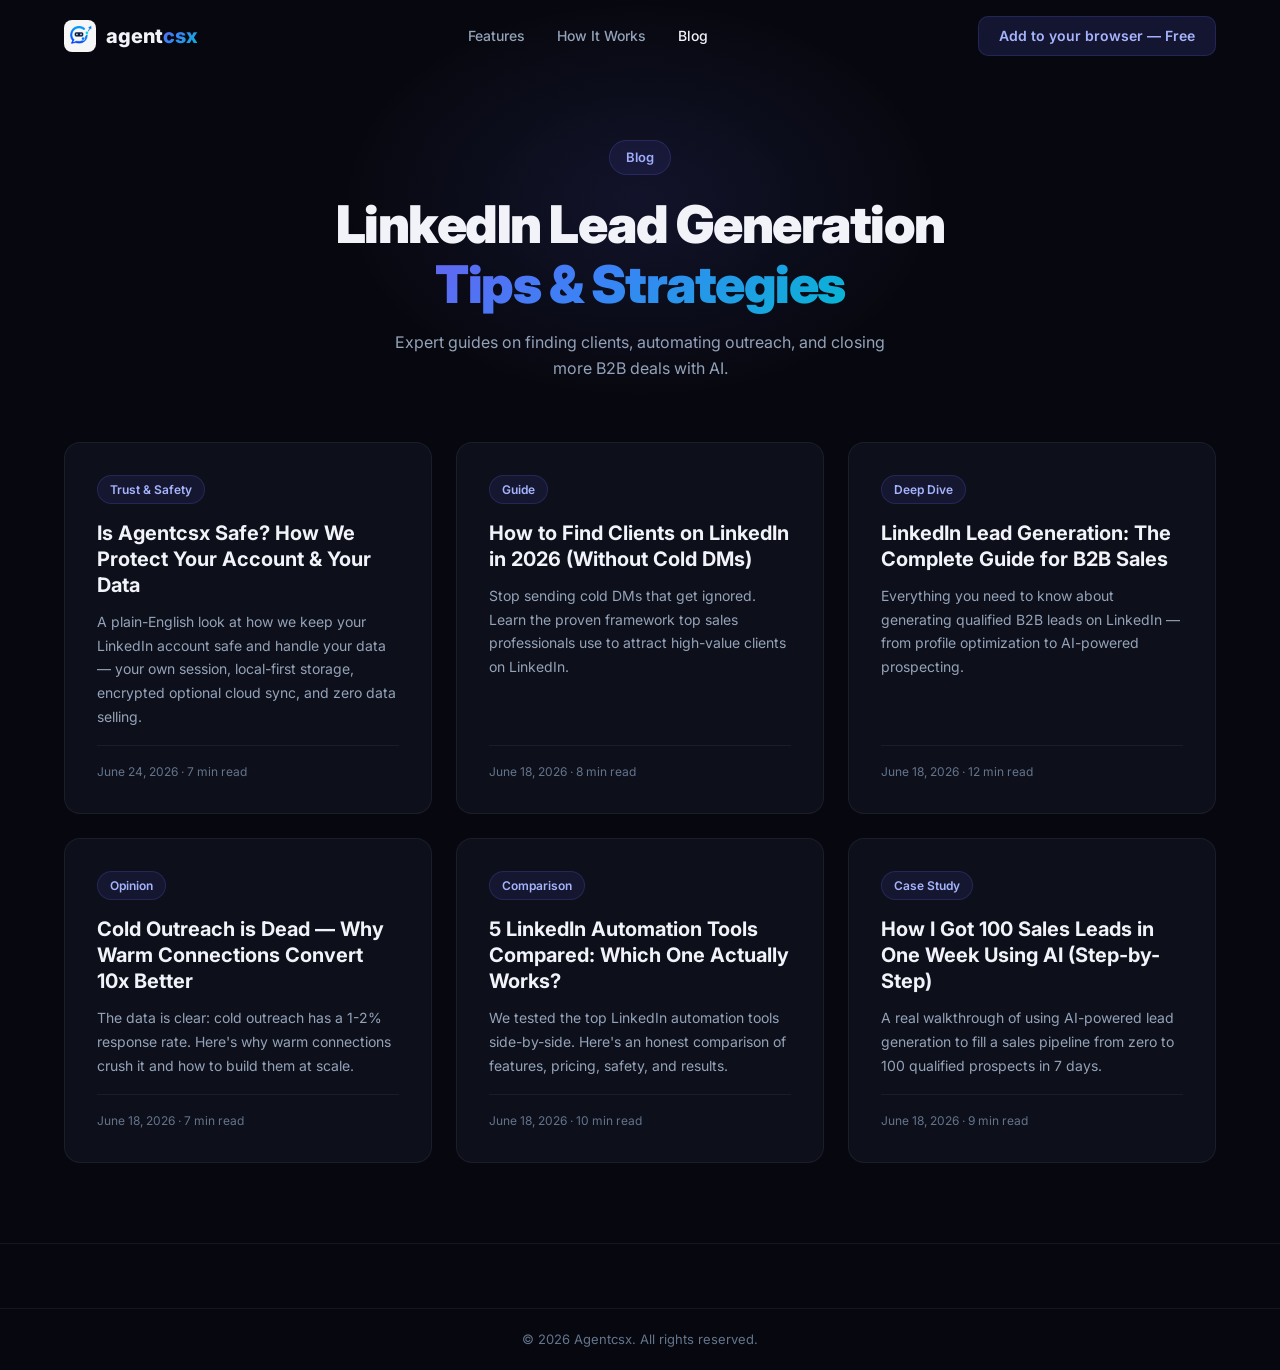
<file: blog/index.html>
<!DOCTYPE html>
<html lang="en">
<head>
  <meta charset="UTF-8">
  <meta name="viewport" content="width=device-width, initial-scale=1.0">
  <title>Blog — Agentcsx | LinkedIn Lead Generation Tips & AI Sales Strategies</title>
  <meta name="description" content="Expert guides on LinkedIn lead generation, AI-powered sales automation, and B2B prospecting. Learn how to find and convert high-value clients.">
  <link rel="canonical" href="https://agentcsx.com/blog/">
  <meta property="og:title" content="Agentcsx Blog — LinkedIn Lead Generation & AI Sales">
  <meta property="og:description" content="Expert guides on LinkedIn lead generation and AI sales automation.">
  <meta property="og:type" content="website">
  <meta property="og:image" content="https://agentcsx.com/assets/og-image.png">
  <link rel="icon" type="image/png" href="../assets/icon48.png">
  <link rel="preconnect" href="https://fonts.googleapis.com">
  <link rel="preconnect" href="https://fonts.gstatic.com" crossorigin>
  <link href="https://fonts.googleapis.com/css2?family=Inter:wght@300;400;500;600;700;800;900&display=swap" rel="stylesheet">
  <link rel="stylesheet" href="../style.css">
  <link rel="stylesheet" href="../blog.css">
</head>
<body>
  <nav class="navbar" id="navbar">
    <div class="nav-container">
      <a href="/" class="nav-logo">
        <img src="../assets/icon48.png" alt="Agentcsx logo" class="nav-logo-img">
        <span class="nav-logo-text">agent<span class="gradient-text">csx</span></span>
      </a>
      <div class="nav-links">
        <a href="/#features">Features</a>
        <a href="/#how-it-works">How It Works</a>
        <a href="/blog/" style="color:var(--text-primary)">Blog</a>
      </div>
      <a href="https://chromewebstore.google.com/search/agentcsx" target="_blank" rel="noopener" class="btn btn-nav">Add to your browser — Free</a>
    </div>
  </nav>

  <div class="container">
    <div class="blog-header">
      <span class="section-tag">Blog</span>
      <h1>LinkedIn Lead Generation<br><span class="gradient-text">Tips & Strategies</span></h1>
      <p style="color:var(--text-secondary);max-width:500px;margin:0 auto;">Expert guides on finding clients, automating outreach, and closing more B2B deals with AI.</p>
    </div>

    <div class="blog-grid">
      <a href="is-agentcsx-safe.html" class="blog-card animate-in">
        <span class="card-tag">Trust &amp; Safety</span>
        <h2>Is Agentcsx Safe? How We Protect Your Account &amp; Your Data</h2>
        <p>A plain-English look at how we keep your LinkedIn account safe and handle your data — your own session, local-first storage, encrypted optional cloud sync, and zero data selling.</p>
        <div class="card-meta">June 24, 2026 &middot; 7 min read</div>
      </a>

      <a href="how-to-find-clients-on-linkedin.html" class="blog-card animate-in">
        <span class="card-tag">Guide</span>
        <h2>How to Find Clients on LinkedIn in 2026 (Without Cold DMs)</h2>
        <p>Stop sending cold DMs that get ignored. Learn the proven framework top sales professionals use to attract high-value clients on LinkedIn.</p>
        <div class="card-meta">June 18, 2026 &middot; 8 min read</div>
      </a>

      <a href="linkedin-lead-generation-guide.html" class="blog-card animate-in">
        <span class="card-tag">Deep Dive</span>
        <h2>LinkedIn Lead Generation: The Complete Guide for B2B Sales</h2>
        <p>Everything you need to know about generating qualified B2B leads on LinkedIn — from profile optimization to AI-powered prospecting.</p>
        <div class="card-meta">June 18, 2026 &middot; 12 min read</div>
      </a>

      <a href="cold-outreach-is-dead.html" class="blog-card animate-in">
        <span class="card-tag">Opinion</span>
        <h2>Cold Outreach is Dead — Why Warm Connections Convert 10x Better</h2>
        <p>The data is clear: cold outreach has a 1-2% response rate. Here's why warm connections crush it and how to build them at scale.</p>
        <div class="card-meta">June 18, 2026 &middot; 7 min read</div>
      </a>

      <a href="linkedin-automation-tools-compared.html" class="blog-card animate-in">
        <span class="card-tag">Comparison</span>
        <h2>5 LinkedIn Automation Tools Compared: Which One Actually Works?</h2>
        <p>We tested the top LinkedIn automation tools side-by-side. Here's an honest comparison of features, pricing, safety, and results.</p>
        <div class="card-meta">June 18, 2026 &middot; 10 min read</div>
      </a>

      <a href="100-leads-in-one-week-with-ai.html" class="blog-card animate-in">
        <span class="card-tag">Case Study</span>
        <h2>How I Got 100 Sales Leads in One Week Using AI (Step-by-Step)</h2>
        <p>A real walkthrough of using AI-powered lead generation to fill a sales pipeline from zero to 100 qualified prospects in 7 days.</p>
        <div class="card-meta">June 18, 2026 &middot; 9 min read</div>
      </a>
    </div>
  </div>

  <footer class="footer">
    <div class="footer-bottom">
      <div class="container">
        <p>&copy; 2026 Agentcsx. All rights reserved.</p>
      </div>
    </div>
  </footer>

  <script>
    window.addEventListener('scroll', () => {
      document.getElementById('navbar').classList.toggle('scrolled', window.scrollY > 50);
    });
    const observer = new IntersectionObserver((entries) => {
      entries.forEach(entry => { if (entry.isIntersecting) entry.target.classList.add('visible'); });
    }, { threshold: 0.1 });
    document.querySelectorAll('.animate-in').forEach(el => observer.observe(el));
  </script>
</body>
</html>
</file>
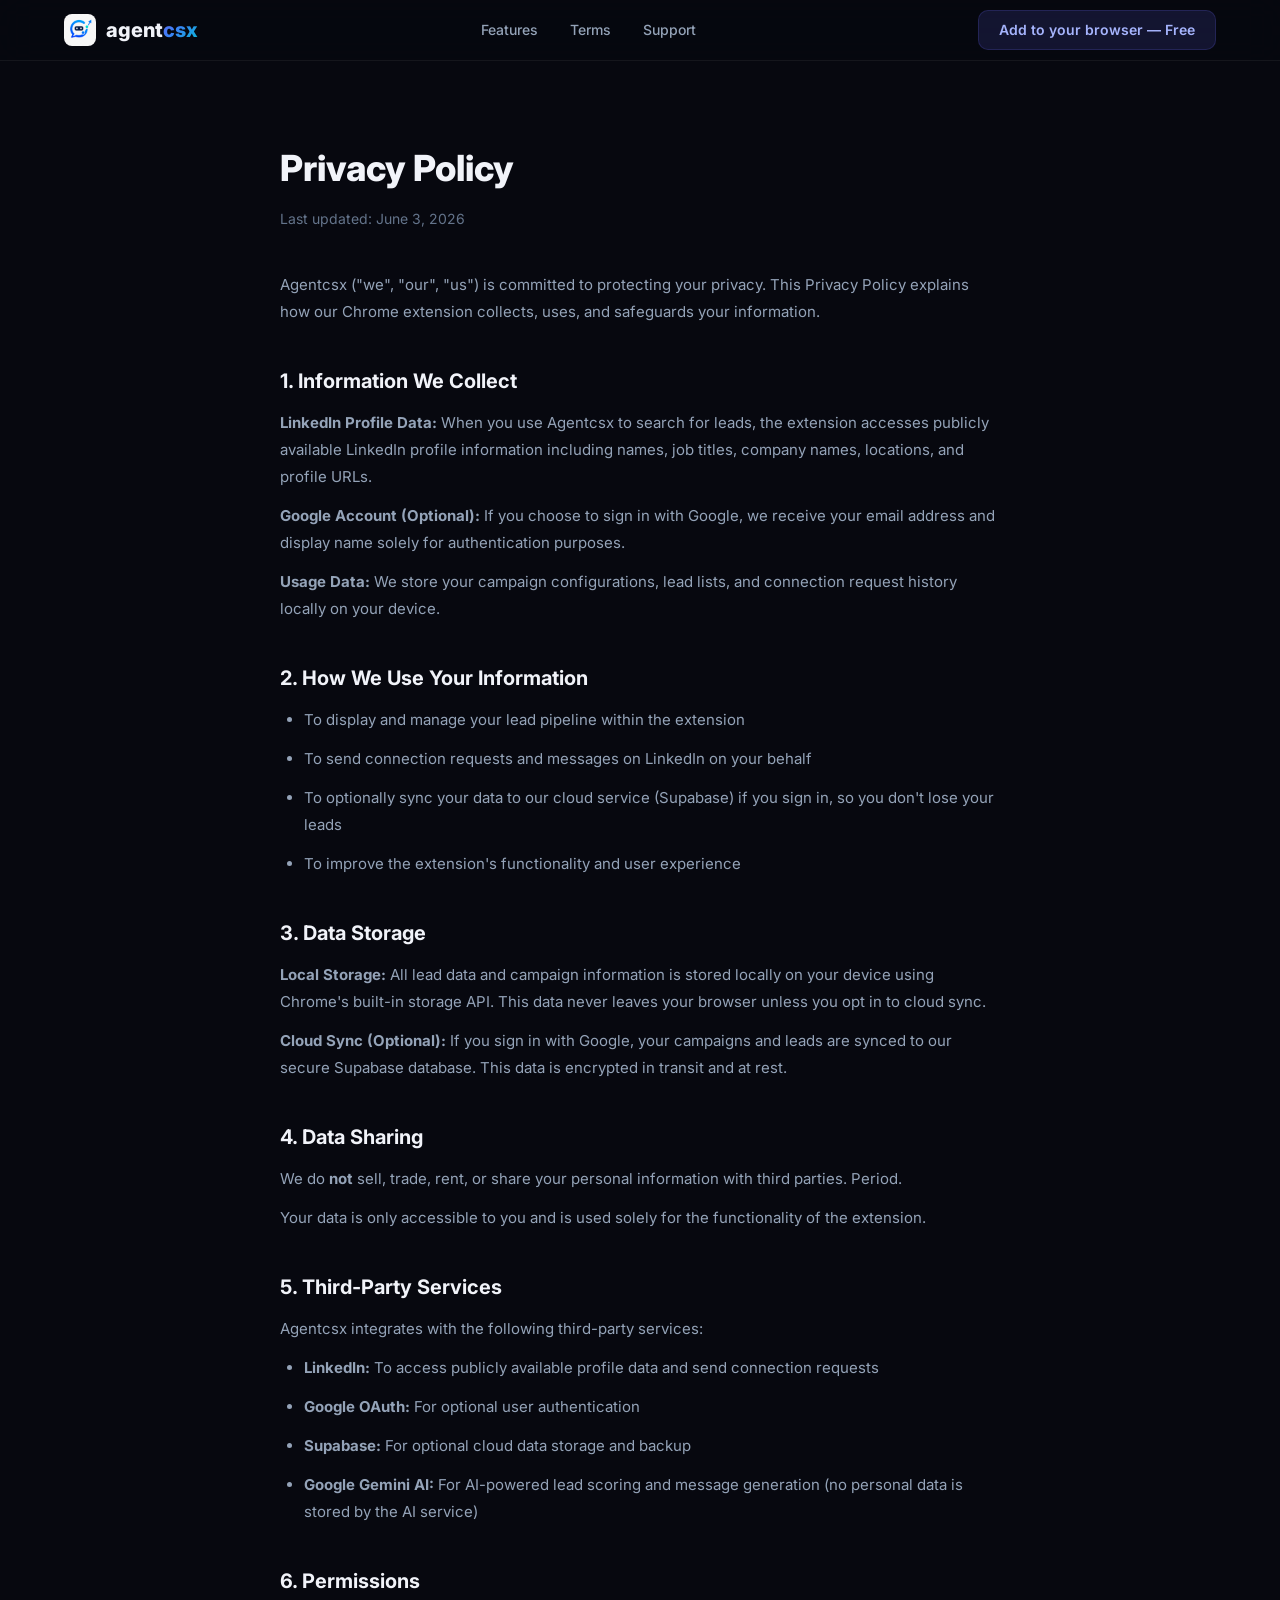
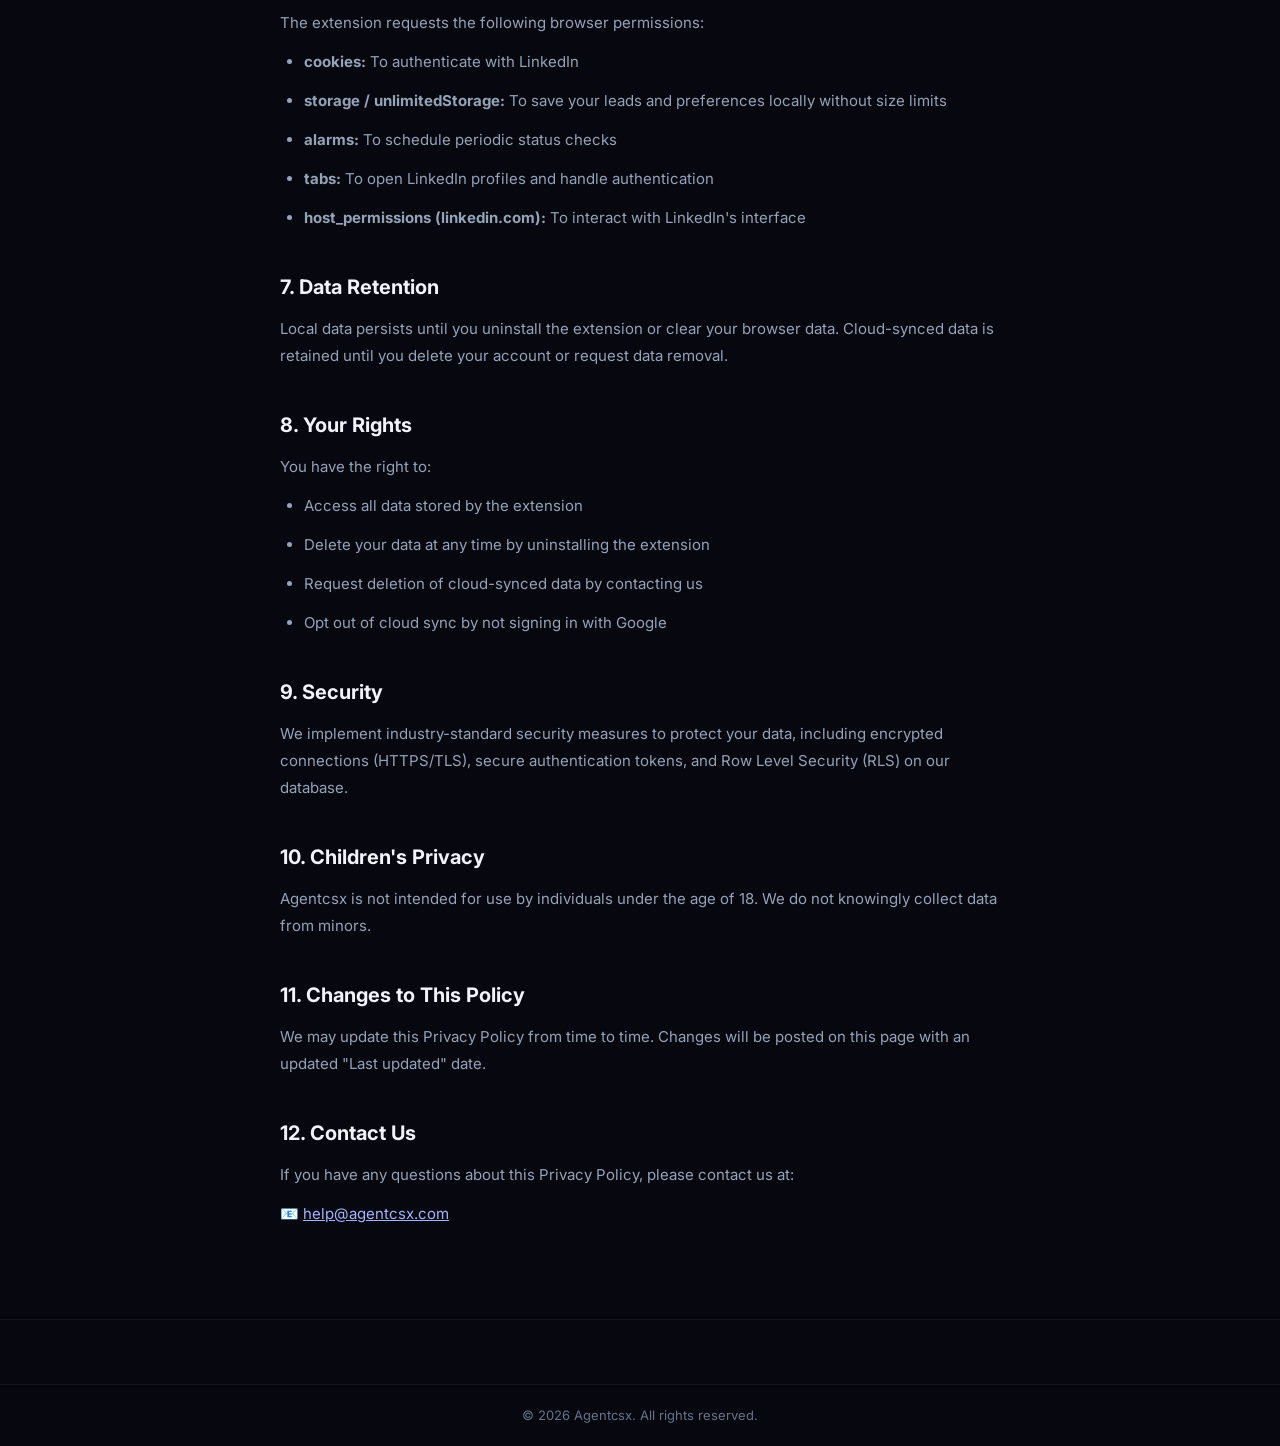
<file: privacy.html>
<!DOCTYPE html>
<html lang="en">
<head>
  <meta charset="UTF-8">
  <meta name="viewport" content="width=device-width, initial-scale=1.0">
  <title>Privacy Policy — Agentcsx</title>
  <meta name="description" content="Agentcsx Privacy Policy. Learn how we handle your data.">
  <link rel="icon" type="image/png" href="assets/icon48.png">
  <link rel="preconnect" href="https://fonts.googleapis.com">
  <link rel="preconnect" href="https://fonts.gstatic.com" crossorigin>
  <link href="https://fonts.googleapis.com/css2?family=Inter:wght@300;400;500;600;700;800;900&display=swap" rel="stylesheet">
  <link rel="stylesheet" href="style.css">
  <style>
    .legal-page { padding: 140px 0 80px; min-height: 100vh; }
    .legal-content { max-width: 720px; margin: 0 auto; }
    .legal-content h1 { font-size: 36px; font-weight: 800; margin-bottom: 8px; }
    .legal-content .date { font-size: 14px; color: var(--text-muted); margin-bottom: 40px; }
    .legal-content h2 { font-size: 20px; font-weight: 700; margin-top: 40px; margin-bottom: 12px; color: var(--text-primary); }
    .legal-content p, .legal-content li { font-size: 15px; color: var(--text-secondary); line-height: 1.8; margin-bottom: 12px; }
    .legal-content ul { padding-left: 24px; margin-bottom: 16px; }
    .legal-content a { color: #a5b4fc; }
  </style>
  <link rel="canonical" href="https://agentcsx.com/privacy.html">
</head>
<body>
  <nav class="navbar scrolled" id="navbar">
    <div class="nav-container">
      <a href="index.html" class="nav-logo">
        <img src="assets/icon48.png" alt="Agentcsx" class="nav-logo-img">
        <span class="nav-logo-text">agent<span class="gradient-text">csx</span></span>
      </a>
      <div class="nav-links">
        <a href="index.html#features">Features</a>
        <a href="terms.html">Terms</a>
        <a href="support.html">Support</a>
      </div>
      <a href="index.html#install" class="btn btn-nav">Add to your browser — Free</a>
    </div>
  </nav>

  <section class="legal-page">
    <div class="container">
      <div class="legal-content">
        <h1>Privacy Policy</h1>
        <p class="date">Last updated: June 3, 2026</p>

        <p>Agentcsx ("we", "our", "us") is committed to protecting your privacy. This Privacy Policy explains how our Chrome extension collects, uses, and safeguards your information.</p>

        <h2>1. Information We Collect</h2>
        <p><strong>LinkedIn Profile Data:</strong> When you use Agentcsx to search for leads, the extension accesses publicly available LinkedIn profile information including names, job titles, company names, locations, and profile URLs.</p>
        <p><strong>Google Account (Optional):</strong> If you choose to sign in with Google, we receive your email address and display name solely for authentication purposes.</p>
        <p><strong>Usage Data:</strong> We store your campaign configurations, lead lists, and connection request history locally on your device.</p>

        <h2>2. How We Use Your Information</h2>
        <ul>
          <li>To display and manage your lead pipeline within the extension</li>
          <li>To send connection requests and messages on LinkedIn on your behalf</li>
          <li>To optionally sync your data to our cloud service (Supabase) if you sign in, so you don't lose your leads</li>
          <li>To improve the extension's functionality and user experience</li>
        </ul>

        <h2>3. Data Storage</h2>
        <p><strong>Local Storage:</strong> All lead data and campaign information is stored locally on your device using Chrome's built-in storage API. This data never leaves your browser unless you opt in to cloud sync.</p>
        <p><strong>Cloud Sync (Optional):</strong> If you sign in with Google, your campaigns and leads are synced to our secure Supabase database. This data is encrypted in transit and at rest.</p>

        <h2>4. Data Sharing</h2>
        <p>We do <strong>not</strong> sell, trade, rent, or share your personal information with third parties. Period.</p>
        <p>Your data is only accessible to you and is used solely for the functionality of the extension.</p>

        <h2>5. Third-Party Services</h2>
        <p>Agentcsx integrates with the following third-party services:</p>
        <ul>
          <li><strong>LinkedIn:</strong> To access publicly available profile data and send connection requests</li>
          <li><strong>Google OAuth:</strong> For optional user authentication</li>
          <li><strong>Supabase:</strong> For optional cloud data storage and backup</li>
          <li><strong>Google Gemini AI:</strong> For AI-powered lead scoring and message generation (no personal data is stored by the AI service)</li>
        </ul>

        <h2>6. Permissions</h2>
        <p>The extension requests the following browser permissions:</p>
        <ul>
          <li><strong>cookies:</strong> To authenticate with LinkedIn</li>
          <li><strong>storage / unlimitedStorage:</strong> To save your leads and preferences locally without size limits</li>
          <li><strong>alarms:</strong> To schedule periodic status checks</li>
          <li><strong>tabs:</strong> To open LinkedIn profiles and handle authentication</li>
          <li><strong>host_permissions (linkedin.com):</strong> To interact with LinkedIn's interface</li>
        </ul>

        <h2>7. Data Retention</h2>
        <p>Local data persists until you uninstall the extension or clear your browser data. Cloud-synced data is retained until you delete your account or request data removal.</p>

        <h2>8. Your Rights</h2>
        <p>You have the right to:</p>
        <ul>
          <li>Access all data stored by the extension</li>
          <li>Delete your data at any time by uninstalling the extension</li>
          <li>Request deletion of cloud-synced data by contacting us</li>
          <li>Opt out of cloud sync by not signing in with Google</li>
        </ul>

        <h2>9. Security</h2>
        <p>We implement industry-standard security measures to protect your data, including encrypted connections (HTTPS/TLS), secure authentication tokens, and Row Level Security (RLS) on our database.</p>

        <h2>10. Children's Privacy</h2>
        <p>Agentcsx is not intended for use by individuals under the age of 18. We do not knowingly collect data from minors.</p>

        <h2>11. Changes to This Policy</h2>
        <p>We may update this Privacy Policy from time to time. Changes will be posted on this page with an updated "Last updated" date.</p>

        <h2>12. Contact Us</h2>
        <p>If you have any questions about this Privacy Policy, please contact us at:</p>
        <p>📧 <a href="mailto:help@agentcsx.com">help@agentcsx.com</a></p>
      </div>
    </div>
  </section>

  <footer class="footer">
    <div class="footer-bottom">
      <div class="container">
        <p>&copy; 2026 Agentcsx. All rights reserved.</p>
      </div>
    </div>
  </footer>
</body>
</html>
</file>
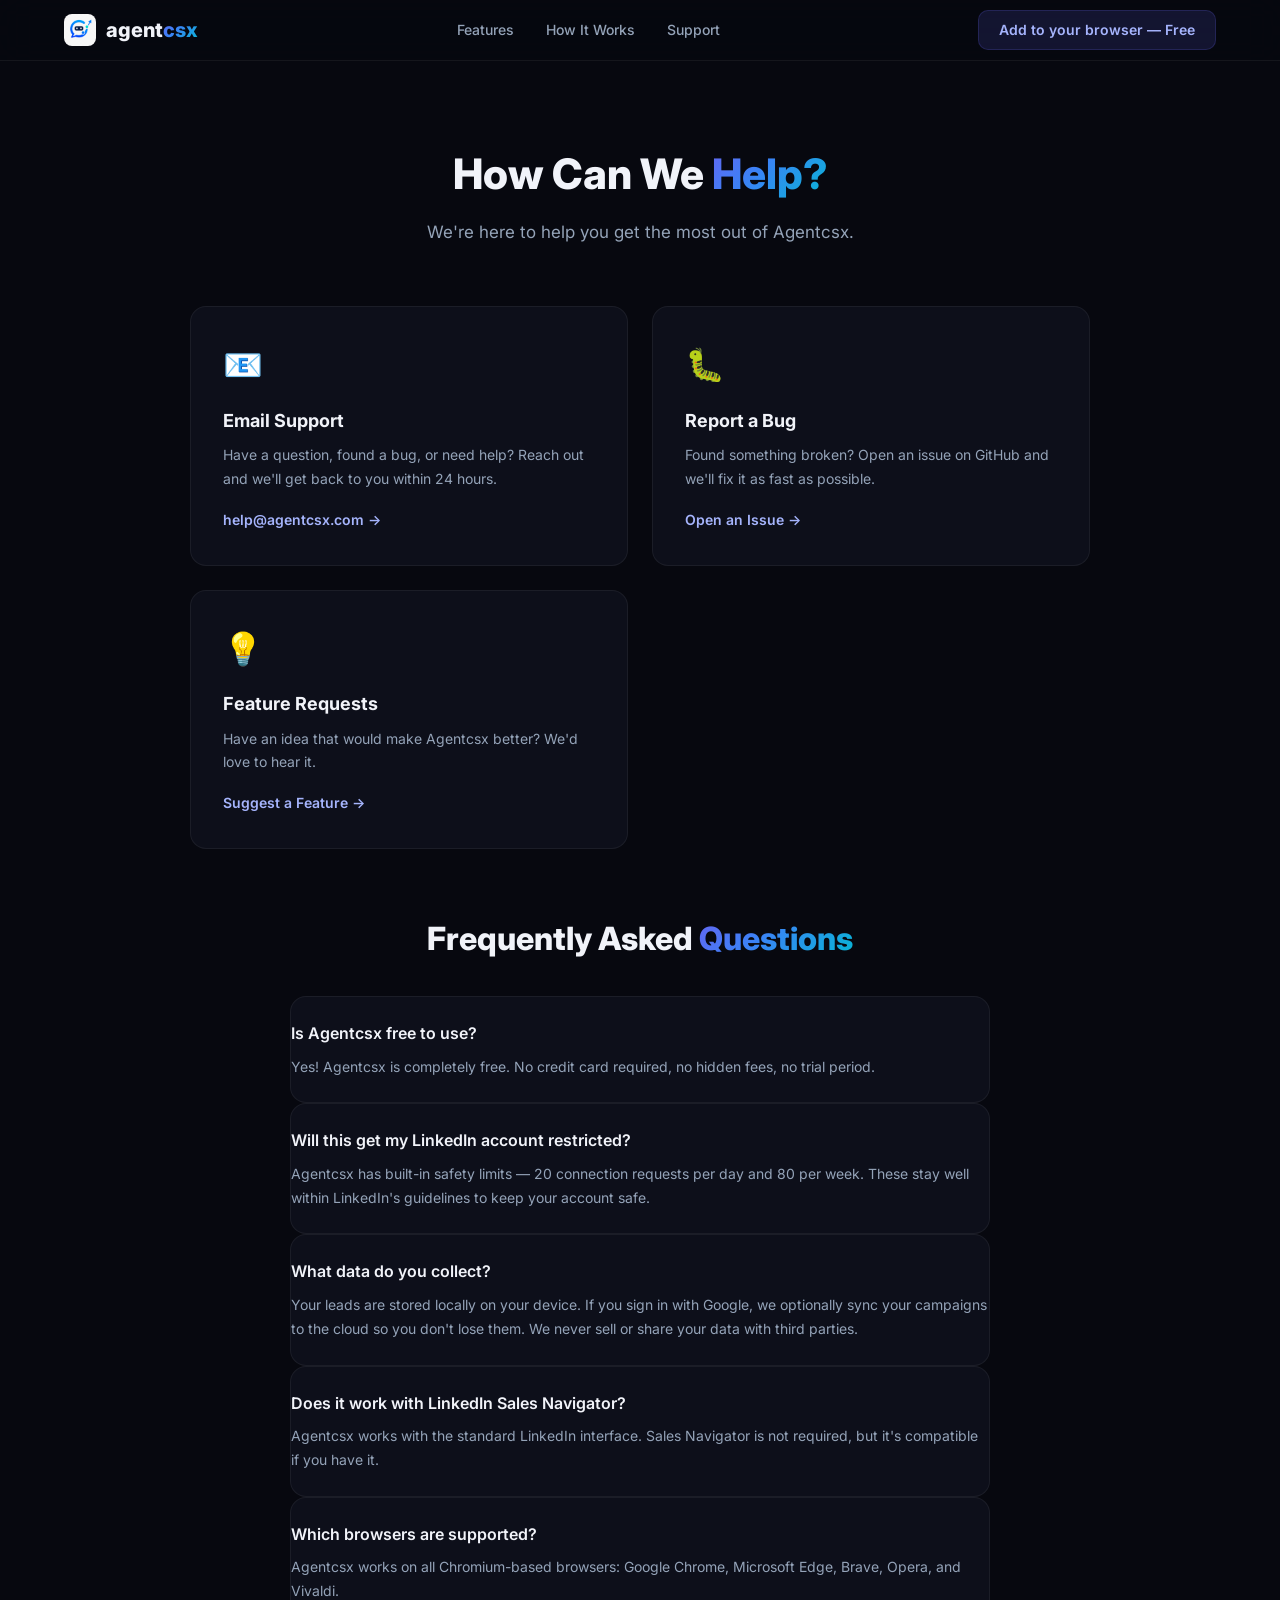
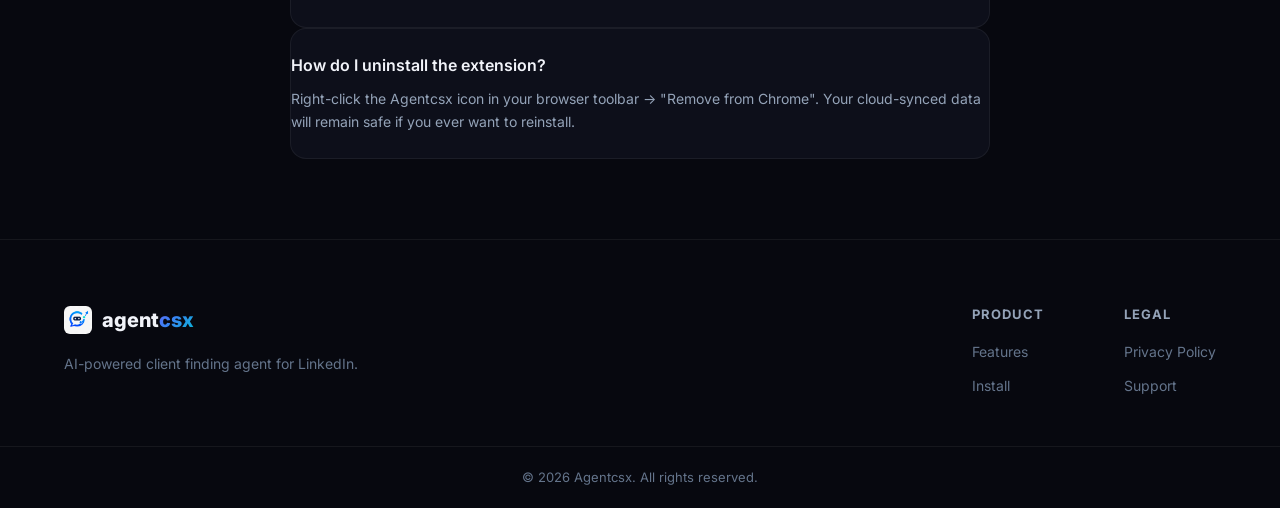
<file: support.html>
<!DOCTYPE html>
<html lang="en">
<head>
  <meta charset="UTF-8">
  <meta name="viewport" content="width=device-width, initial-scale=1.0">
  <title>Support — Agentcsx</title>
  <meta name="description" content="Get help with Agentcsx. Contact our support team for questions, bug reports, and feature requests.">
  <link rel="icon" type="image/png" href="assets/icon48.png">
  <link rel="preconnect" href="https://fonts.googleapis.com">
  <link rel="preconnect" href="https://fonts.gstatic.com" crossorigin>
  <link href="https://fonts.googleapis.com/css2?family=Inter:wght@300;400;500;600;700;800;900&display=swap" rel="stylesheet">
  <link rel="stylesheet" href="style.css">
  <style>
    .support-page { padding: 140px 0 80px; min-height: 100vh; }
    .support-header { text-align: center; margin-bottom: 60px; }
    .support-header h1 { font-size: 42px; font-weight: 800; margin-bottom: 12px; }
    .support-header p { color: var(--text-secondary); font-size: 17px; }
    .support-grid { display: grid; grid-template-columns: repeat(auto-fit, minmax(300px, 1fr)); gap: 24px; max-width: 900px; margin: 0 auto 64px; }
    .support-card { background: var(--bg-card); border: 1px solid var(--border); border-radius: var(--radius); padding: 32px; transition: all 0.3s; }
    .support-card:hover { border-color: rgba(99,102,241,0.3); transform: translateY(-2px); }
    .support-card .icon { font-size: 32px; margin-bottom: 16px; }
    .support-card h3 { font-size: 18px; font-weight: 700; margin-bottom: 8px; }
    .support-card p { font-size: 14px; color: var(--text-secondary); line-height: 1.7; margin-bottom: 16px; }
    .support-card a { color: #a5b4fc; text-decoration: none; font-weight: 600; font-size: 14px; }
    .support-card a:hover { color: #c4b5fd; }
    .faq { max-width: 700px; margin: 0 auto; }
    .faq-item { border-bottom: 1px solid var(--border); padding: 24px 0; }
    .faq-item:first-child { border-top: 1px solid var(--border); }
    .faq-q { font-size: 16px; font-weight: 600; margin-bottom: 8px; color: var(--text-primary); }
    .faq-a { font-size: 14px; color: var(--text-secondary); line-height: 1.7; }
  </style>
  <link rel="canonical" href="https://agentcsx.com/support.html">
</head>
<body>
  <!-- NAVBAR -->
  <nav class="navbar scrolled" id="navbar">
    <div class="nav-container">
      <a href="index.html" class="nav-logo">
        <img src="assets/icon48.png" alt="Agentcsx" class="nav-logo-img">
        <span class="nav-logo-text">agent<span class="gradient-text">csx</span></span>
      </a>
      <div class="nav-links">
        <a href="index.html#features">Features</a>
        <a href="index.html#how-it-works">How It Works</a>
        <a href="support.html">Support</a>
      </div>
      <a href="index.html#install" class="btn btn-nav">Add to your browser — Free</a>
    </div>
  </nav>

  <!-- SUPPORT CONTENT -->
  <section class="support-page">
    <div class="container">
      <div class="support-header">
        <h1>How Can We <span class="gradient-text">Help?</span></h1>
        <p>We're here to help you get the most out of Agentcsx.</p>
      </div>

      <div class="support-grid">
        <div class="support-card">
          <div class="icon">📧</div>
          <h3>Email Support</h3>
          <p>Have a question, found a bug, or need help? Reach out and we'll get back to you within 24 hours.</p>
          <a href="mailto:help@agentcsx.com">help@agentcsx.com →</a>
        </div>

        <div class="support-card">
          <div class="icon">🐛</div>
          <h3>Report a Bug</h3>
          <p>Found something broken? Open an issue on GitHub and we'll fix it as fast as possible.</p>
          <a href="https://github.com/doxrb-dot/agentcsx/issues" target="_blank">Open an Issue →</a>
        </div>

        <div class="support-card">
          <div class="icon">💡</div>
          <h3>Feature Requests</h3>
          <p>Have an idea that would make Agentcsx better? We'd love to hear it.</p>
          <a href="https://github.com/doxrb-dot/agentcsx/issues" target="_blank">Suggest a Feature →</a>
        </div>
      </div>

      <!-- FAQ -->
      <div class="support-header" style="margin-bottom: 32px;">
        <h2 style="font-size: 32px; font-weight: 800;">Frequently Asked <span class="gradient-text">Questions</span></h2>
      </div>

      <div class="faq">
        <div class="faq-item">
          <div class="faq-q">Is Agentcsx free to use?</div>
          <div class="faq-a">Yes! Agentcsx is completely free. No credit card required, no hidden fees, no trial period.</div>
        </div>

        <div class="faq-item">
          <div class="faq-q">Will this get my LinkedIn account restricted?</div>
          <div class="faq-a">Agentcsx has built-in safety limits — 20 connection requests per day and 80 per week. These stay well within LinkedIn's guidelines to keep your account safe.</div>
        </div>

        <div class="faq-item">
          <div class="faq-q">What data do you collect?</div>
          <div class="faq-a">Your leads are stored locally on your device. If you sign in with Google, we optionally sync your campaigns to the cloud so you don't lose them. We never sell or share your data with third parties.</div>
        </div>

        <div class="faq-item">
          <div class="faq-q">Does it work with LinkedIn Sales Navigator?</div>
          <div class="faq-a">Agentcsx works with the standard LinkedIn interface. Sales Navigator is not required, but it's compatible if you have it.</div>
        </div>

        <div class="faq-item">
          <div class="faq-q">Which browsers are supported?</div>
          <div class="faq-a">Agentcsx works on all Chromium-based browsers: Google Chrome, Microsoft Edge, Brave, Opera, and Vivaldi.</div>
        </div>

        <div class="faq-item">
          <div class="faq-q">How do I uninstall the extension?</div>
          <div class="faq-a">Right-click the Agentcsx icon in your browser toolbar → "Remove from Chrome". Your cloud-synced data will remain safe if you ever want to reinstall.</div>
        </div>
      </div>
    </div>
  </section>

  <!-- FOOTER -->
  <footer class="footer">
    <div class="container footer-content">
      <div class="footer-brand">
        <div class="footer-logo">
          <img src="assets/icon48.png" alt="Agentcsx" class="footer-logo-img">
          <span>agent<span class="gradient-text">csx</span></span>
        </div>
        <p>AI-powered client finding agent for LinkedIn.</p>
      </div>
      <div class="footer-links">
        <div class="footer-col">
          <h4>Product</h4>
          <a href="index.html#features">Features</a>
          <a href="index.html#install">Install</a>
        </div>
        <div class="footer-col">
          <h4>Legal</h4>
          <a href="privacy.html">Privacy Policy</a>
          <a href="support.html">Support</a>
        </div>
      </div>
    </div>
    <div class="footer-bottom">
      <div class="container">
        <p>&copy; 2026 Agentcsx. All rights reserved.</p>
      </div>
    </div>
  </footer>
</body>
</html>
</file>
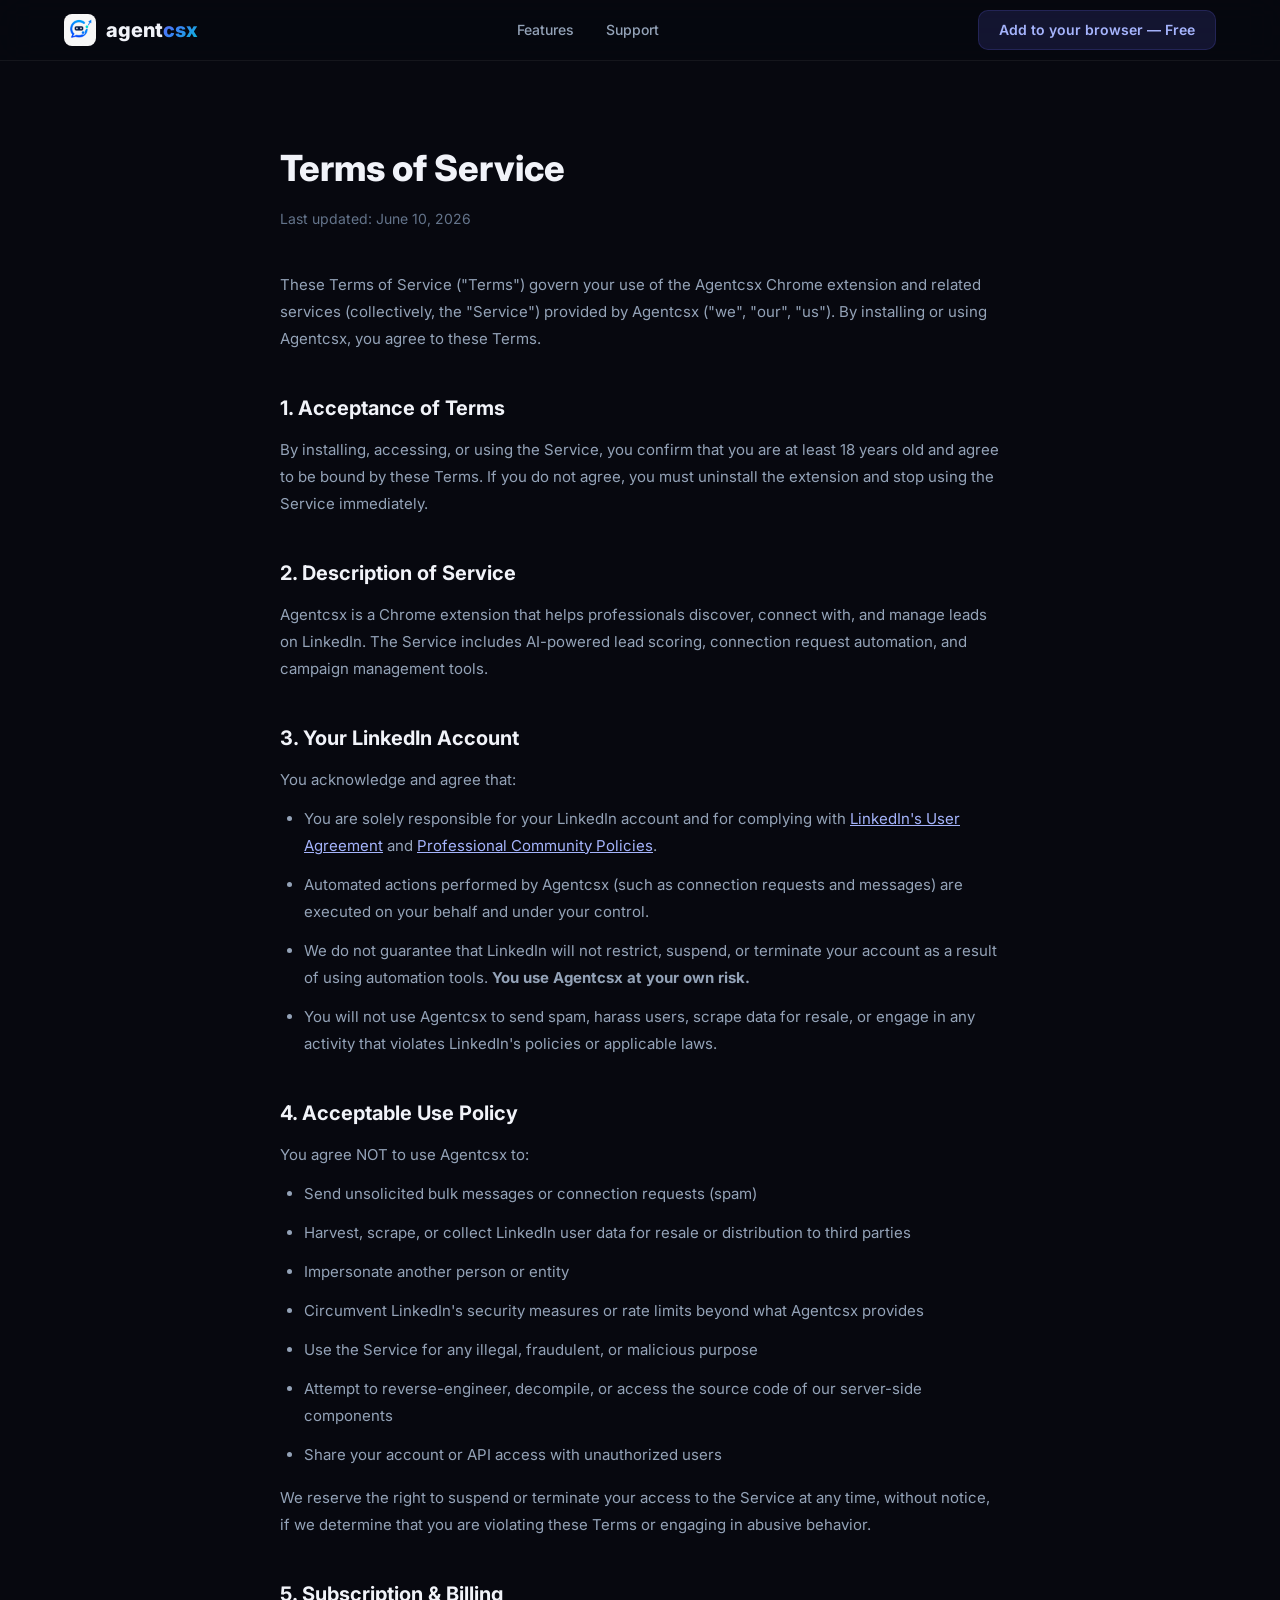
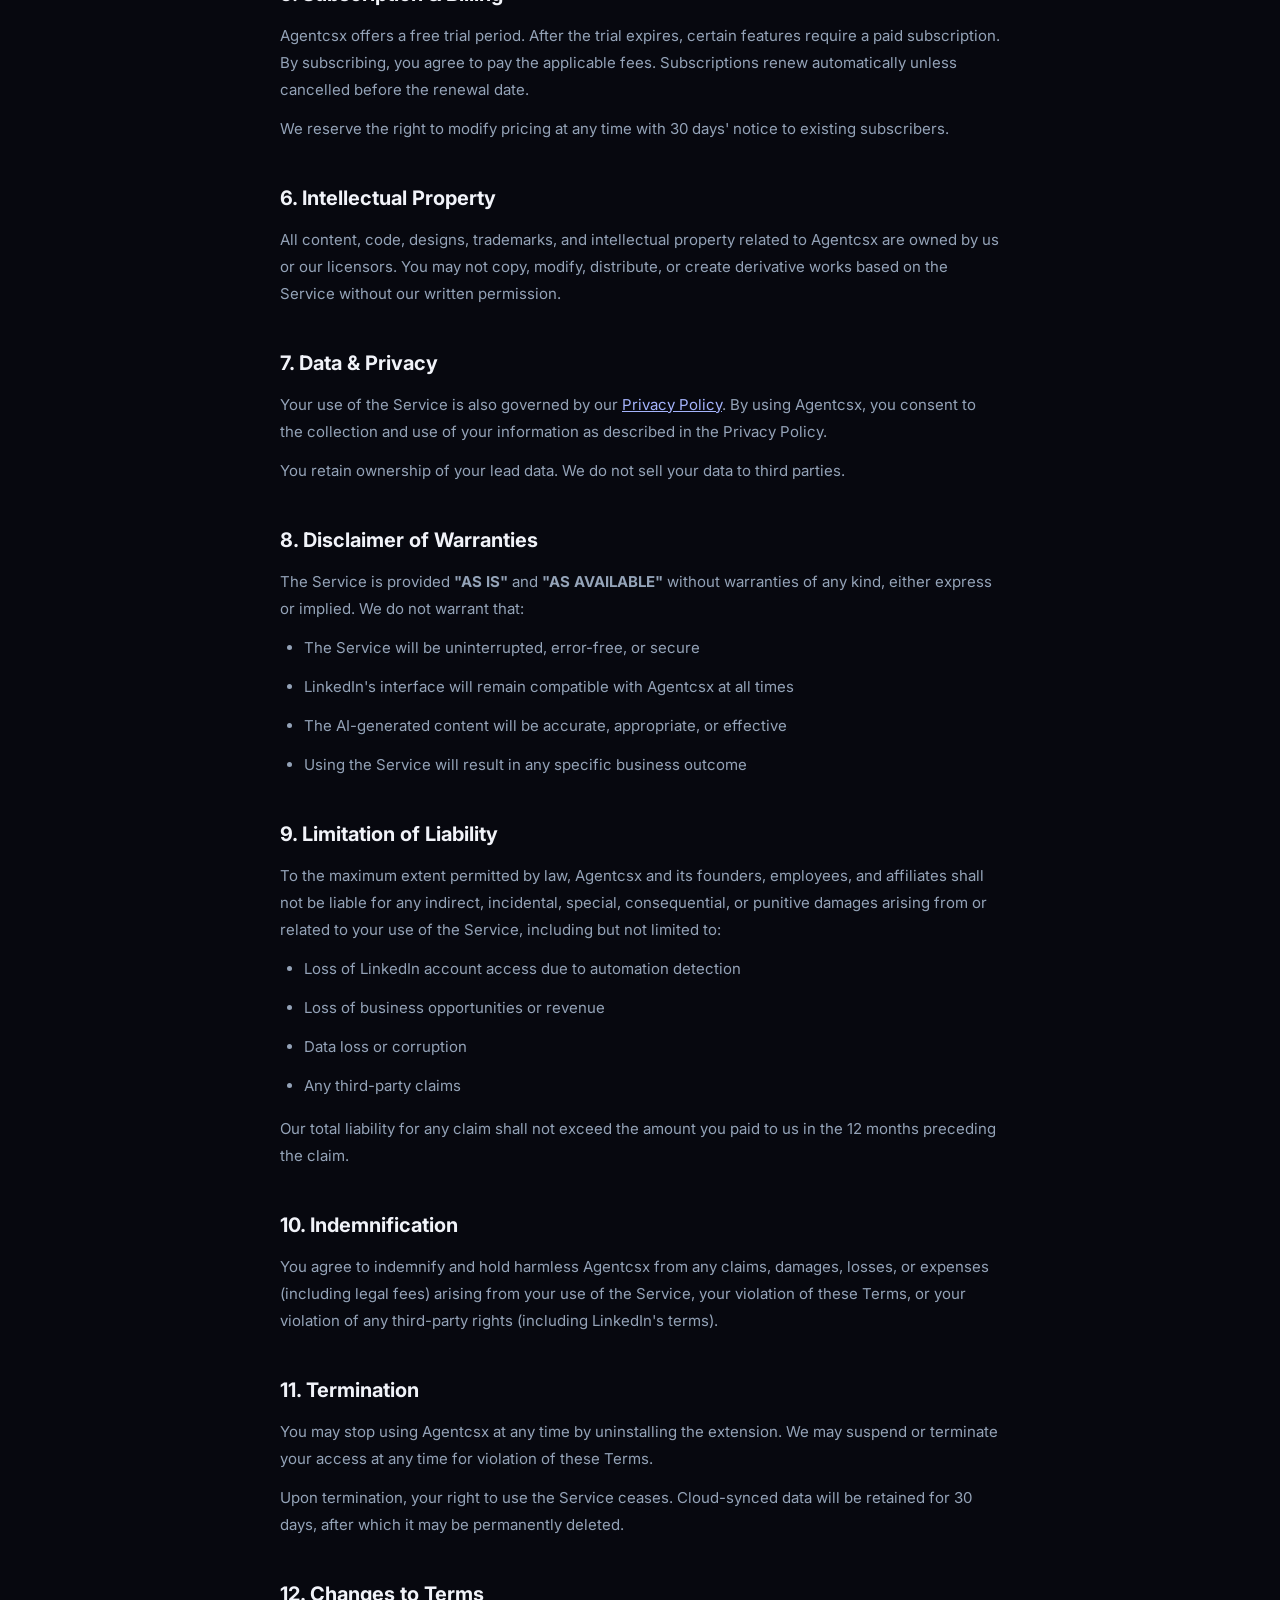
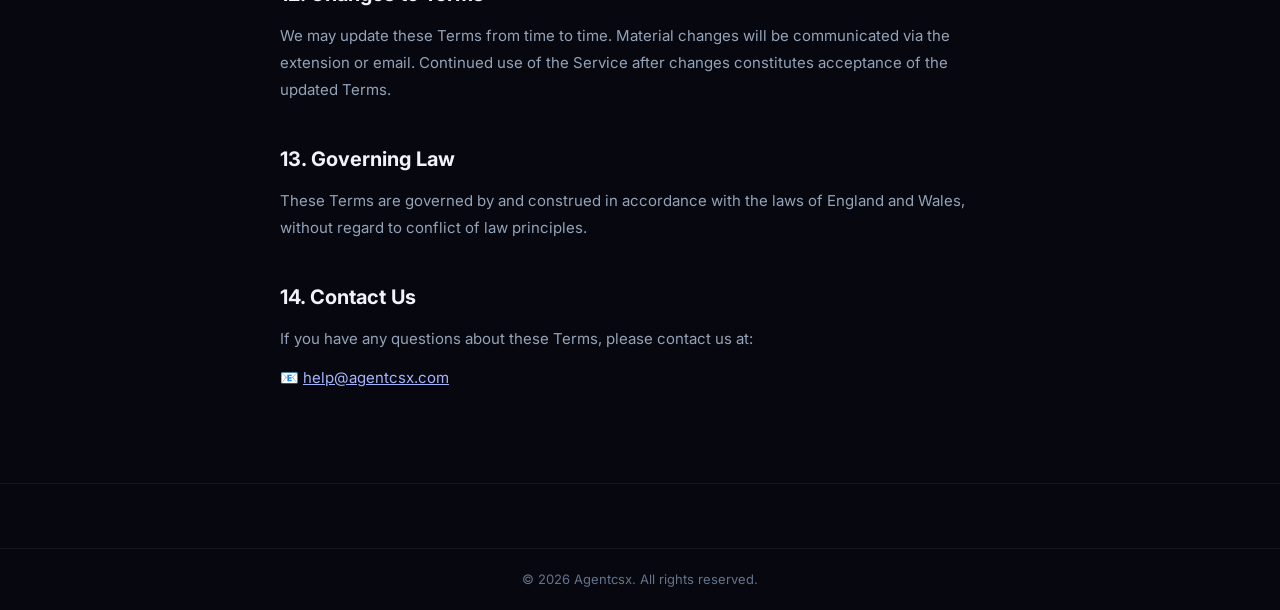
<file: terms.html>
<!DOCTYPE html>
<html lang="en">
<head>
  <meta charset="UTF-8">
  <meta name="viewport" content="width=device-width, initial-scale=1.0">
  <title>Terms of Service — Agentcsx</title>
  <meta name="description" content="Agentcsx Terms of Service. Rules and guidelines for using our platform.">
  <link rel="icon" type="image/png" href="assets/icon48.png">
  <link rel="preconnect" href="https://fonts.googleapis.com">
  <link rel="preconnect" href="https://fonts.gstatic.com" crossorigin>
  <link href="https://fonts.googleapis.com/css2?family=Inter:wght@300;400;500;600;700;800;900&display=swap" rel="stylesheet">
  <link rel="stylesheet" href="style.css">
  <style>
    .legal-page { padding: 140px 0 80px; min-height: 100vh; }
    .legal-content { max-width: 720px; margin: 0 auto; }
    .legal-content h1 { font-size: 36px; font-weight: 800; margin-bottom: 8px; }
    .legal-content .date { font-size: 14px; color: var(--text-muted); margin-bottom: 40px; }
    .legal-content h2 { font-size: 20px; font-weight: 700; margin-top: 40px; margin-bottom: 12px; color: var(--text-primary); }
    .legal-content p, .legal-content li { font-size: 15px; color: var(--text-secondary); line-height: 1.8; margin-bottom: 12px; }
    .legal-content ul { padding-left: 24px; margin-bottom: 16px; }
    .legal-content a { color: #a5b4fc; }
  </style>
  <link rel="canonical" href="https://agentcsx.com/terms.html">
</head>
<body>
  <nav class="navbar scrolled" id="navbar">
    <div class="nav-container">
      <a href="index.html" class="nav-logo">
        <img src="assets/icon48.png" alt="Agentcsx" class="nav-logo-img">
        <span class="nav-logo-text">agent<span class="gradient-text">csx</span></span>
      </a>
      <div class="nav-links">
        <a href="index.html#features">Features</a>
        <a href="support.html">Support</a>
      </div>
      <a href="index.html#install" class="btn btn-nav">Add to your browser — Free</a>
    </div>
  </nav>

  <section class="legal-page">
    <div class="container">
      <div class="legal-content">
        <h1>Terms of Service</h1>
        <p class="date">Last updated: June 10, 2026</p>

        <p>These Terms of Service ("Terms") govern your use of the Agentcsx Chrome extension and related services (collectively, the "Service") provided by Agentcsx ("we", "our", "us"). By installing or using Agentcsx, you agree to these Terms.</p>

        <h2>1. Acceptance of Terms</h2>
        <p>By installing, accessing, or using the Service, you confirm that you are at least 18 years old and agree to be bound by these Terms. If you do not agree, you must uninstall the extension and stop using the Service immediately.</p>

        <h2>2. Description of Service</h2>
        <p>Agentcsx is a Chrome extension that helps professionals discover, connect with, and manage leads on LinkedIn. The Service includes AI-powered lead scoring, connection request automation, and campaign management tools.</p>

        <h2>3. Your LinkedIn Account</h2>
        <p>You acknowledge and agree that:</p>
        <ul>
          <li>You are solely responsible for your LinkedIn account and for complying with <a href="https://www.linkedin.com/legal/user-agreement" target="_blank">LinkedIn's User Agreement</a> and <a href="https://www.linkedin.com/legal/professional-community-policies" target="_blank">Professional Community Policies</a>.</li>
          <li>Automated actions performed by Agentcsx (such as connection requests and messages) are executed on your behalf and under your control.</li>
          <li>We do not guarantee that LinkedIn will not restrict, suspend, or terminate your account as a result of using automation tools. <strong>You use Agentcsx at your own risk.</strong></li>
          <li>You will not use Agentcsx to send spam, harass users, scrape data for resale, or engage in any activity that violates LinkedIn's policies or applicable laws.</li>
        </ul>

        <h2>4. Acceptable Use Policy</h2>
        <p>You agree NOT to use Agentcsx to:</p>
        <ul>
          <li>Send unsolicited bulk messages or connection requests (spam)</li>
          <li>Harvest, scrape, or collect LinkedIn user data for resale or distribution to third parties</li>
          <li>Impersonate another person or entity</li>
          <li>Circumvent LinkedIn's security measures or rate limits beyond what Agentcsx provides</li>
          <li>Use the Service for any illegal, fraudulent, or malicious purpose</li>
          <li>Attempt to reverse-engineer, decompile, or access the source code of our server-side components</li>
          <li>Share your account or API access with unauthorized users</li>
        </ul>
        <p>We reserve the right to suspend or terminate your access to the Service at any time, without notice, if we determine that you are violating these Terms or engaging in abusive behavior.</p>

        <h2>5. Subscription & Billing</h2>
        <p>Agentcsx offers a free trial period. After the trial expires, certain features require a paid subscription. By subscribing, you agree to pay the applicable fees. Subscriptions renew automatically unless cancelled before the renewal date.</p>
        <p>We reserve the right to modify pricing at any time with 30 days' notice to existing subscribers.</p>

        <h2>6. Intellectual Property</h2>
        <p>All content, code, designs, trademarks, and intellectual property related to Agentcsx are owned by us or our licensors. You may not copy, modify, distribute, or create derivative works based on the Service without our written permission.</p>

        <h2>7. Data & Privacy</h2>
        <p>Your use of the Service is also governed by our <a href="privacy.html">Privacy Policy</a>. By using Agentcsx, you consent to the collection and use of your information as described in the Privacy Policy.</p>
        <p>You retain ownership of your lead data. We do not sell your data to third parties.</p>

        <h2>8. Disclaimer of Warranties</h2>
        <p>The Service is provided <strong>"AS IS"</strong> and <strong>"AS AVAILABLE"</strong> without warranties of any kind, either express or implied. We do not warrant that:</p>
        <ul>
          <li>The Service will be uninterrupted, error-free, or secure</li>
          <li>LinkedIn's interface will remain compatible with Agentcsx at all times</li>
          <li>The AI-generated content will be accurate, appropriate, or effective</li>
          <li>Using the Service will result in any specific business outcome</li>
        </ul>

        <h2>9. Limitation of Liability</h2>
        <p>To the maximum extent permitted by law, Agentcsx and its founders, employees, and affiliates shall not be liable for any indirect, incidental, special, consequential, or punitive damages arising from or related to your use of the Service, including but not limited to:</p>
        <ul>
          <li>Loss of LinkedIn account access due to automation detection</li>
          <li>Loss of business opportunities or revenue</li>
          <li>Data loss or corruption</li>
          <li>Any third-party claims</li>
        </ul>
        <p>Our total liability for any claim shall not exceed the amount you paid to us in the 12 months preceding the claim.</p>

        <h2>10. Indemnification</h2>
        <p>You agree to indemnify and hold harmless Agentcsx from any claims, damages, losses, or expenses (including legal fees) arising from your use of the Service, your violation of these Terms, or your violation of any third-party rights (including LinkedIn's terms).</p>

        <h2>11. Termination</h2>
        <p>You may stop using Agentcsx at any time by uninstalling the extension. We may suspend or terminate your access at any time for violation of these Terms.</p>
        <p>Upon termination, your right to use the Service ceases. Cloud-synced data will be retained for 30 days, after which it may be permanently deleted.</p>

        <h2>12. Changes to Terms</h2>
        <p>We may update these Terms from time to time. Material changes will be communicated via the extension or email. Continued use of the Service after changes constitutes acceptance of the updated Terms.</p>

        <h2>13. Governing Law</h2>
        <p>These Terms are governed by and construed in accordance with the laws of England and Wales, without regard to conflict of law principles.</p>

        <h2>14. Contact Us</h2>
        <p>If you have any questions about these Terms, please contact us at:</p>
        <p>📧 <a href="mailto:help@agentcsx.com">help@agentcsx.com</a></p>
      </div>
    </div>
  </section>

  <footer class="footer">
    <div class="footer-bottom">
      <div class="container">
        <p>&copy; 2026 Agentcsx. All rights reserved.</p>
      </div>
    </div>
  </footer>
</body>
</html>
</file>
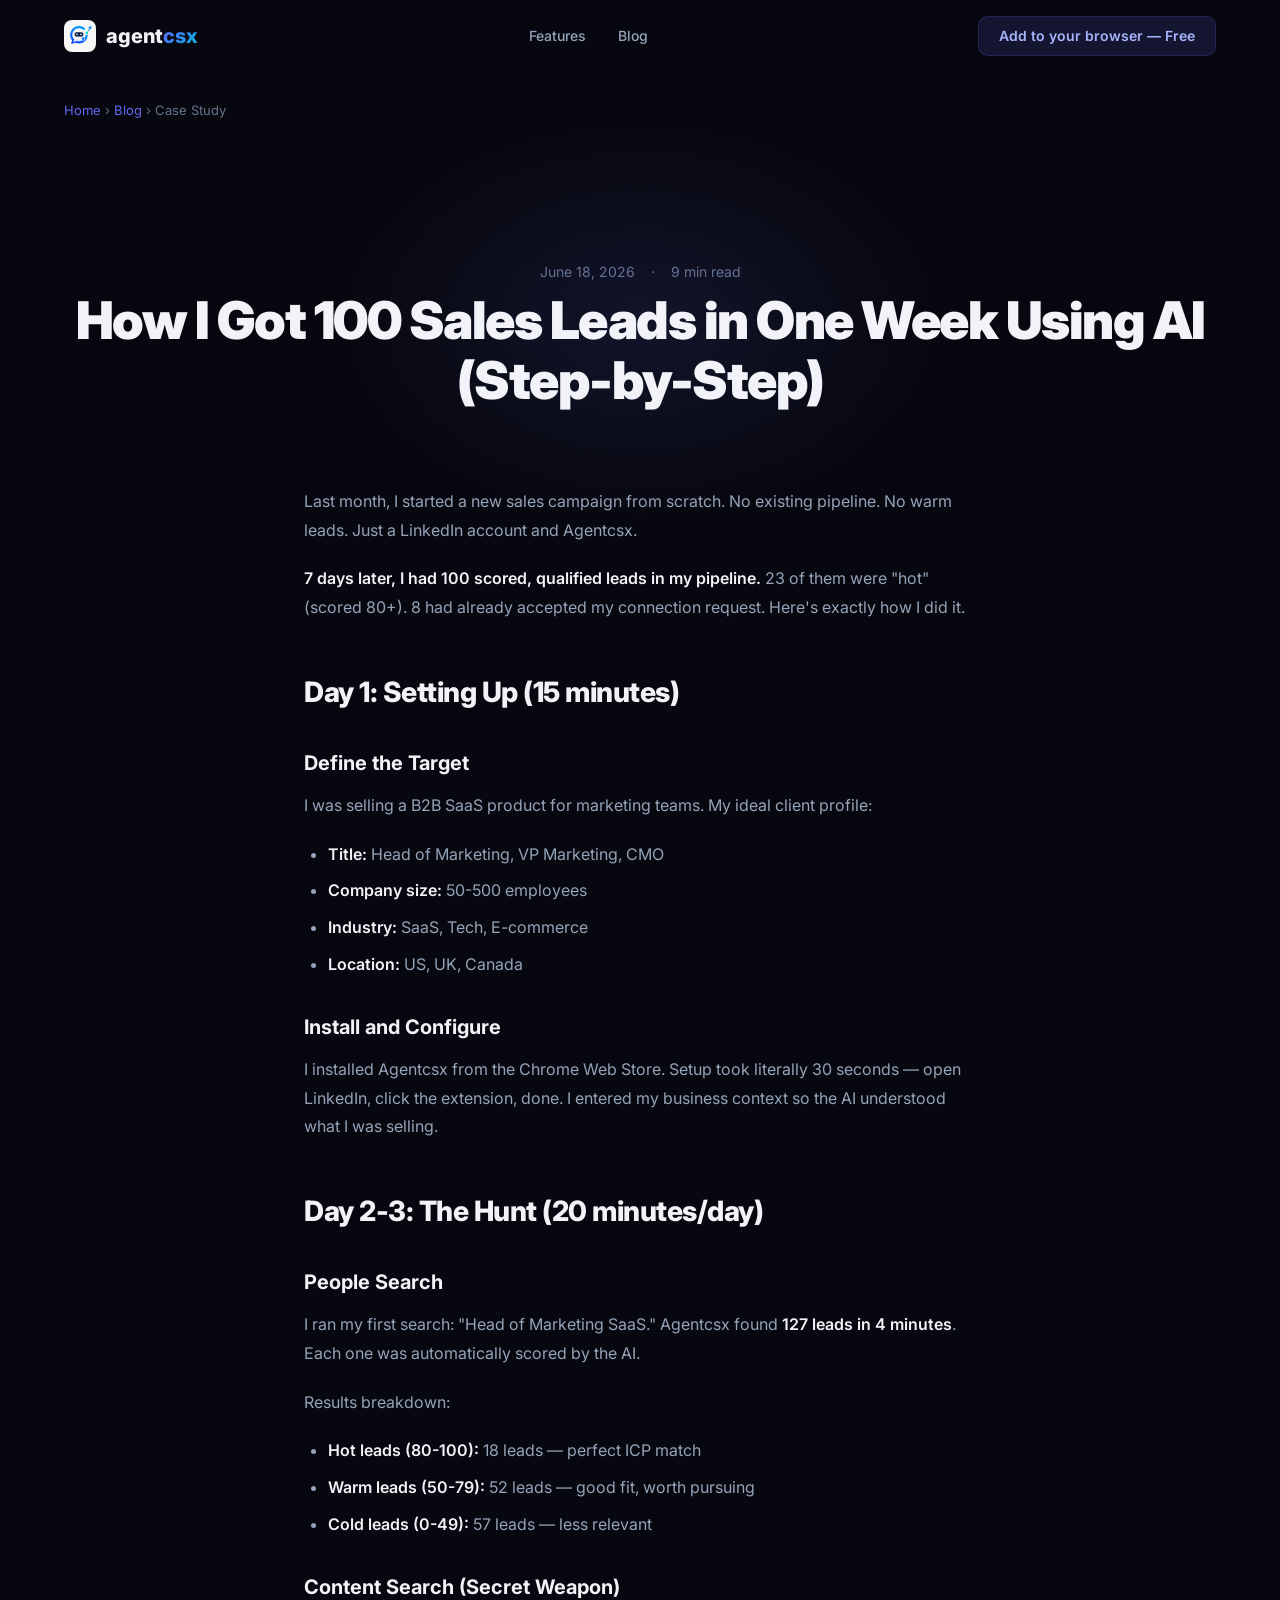
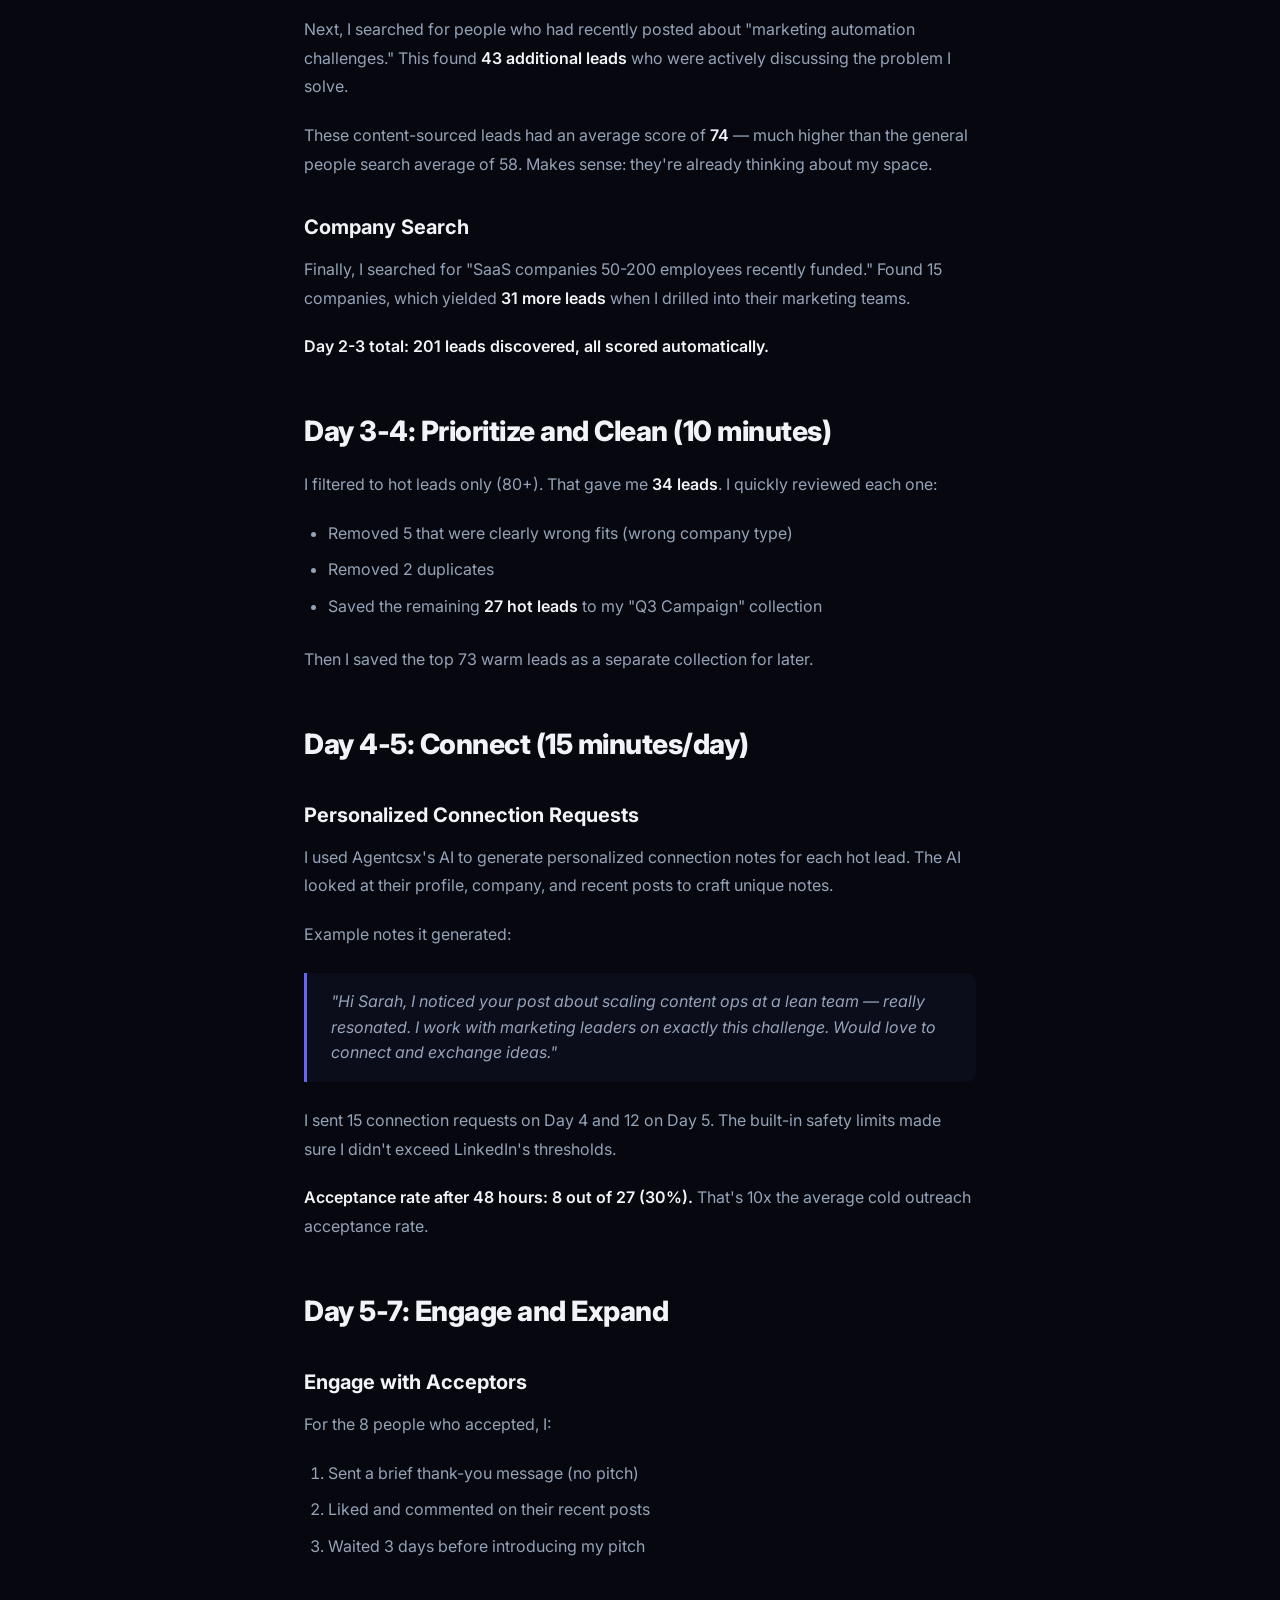
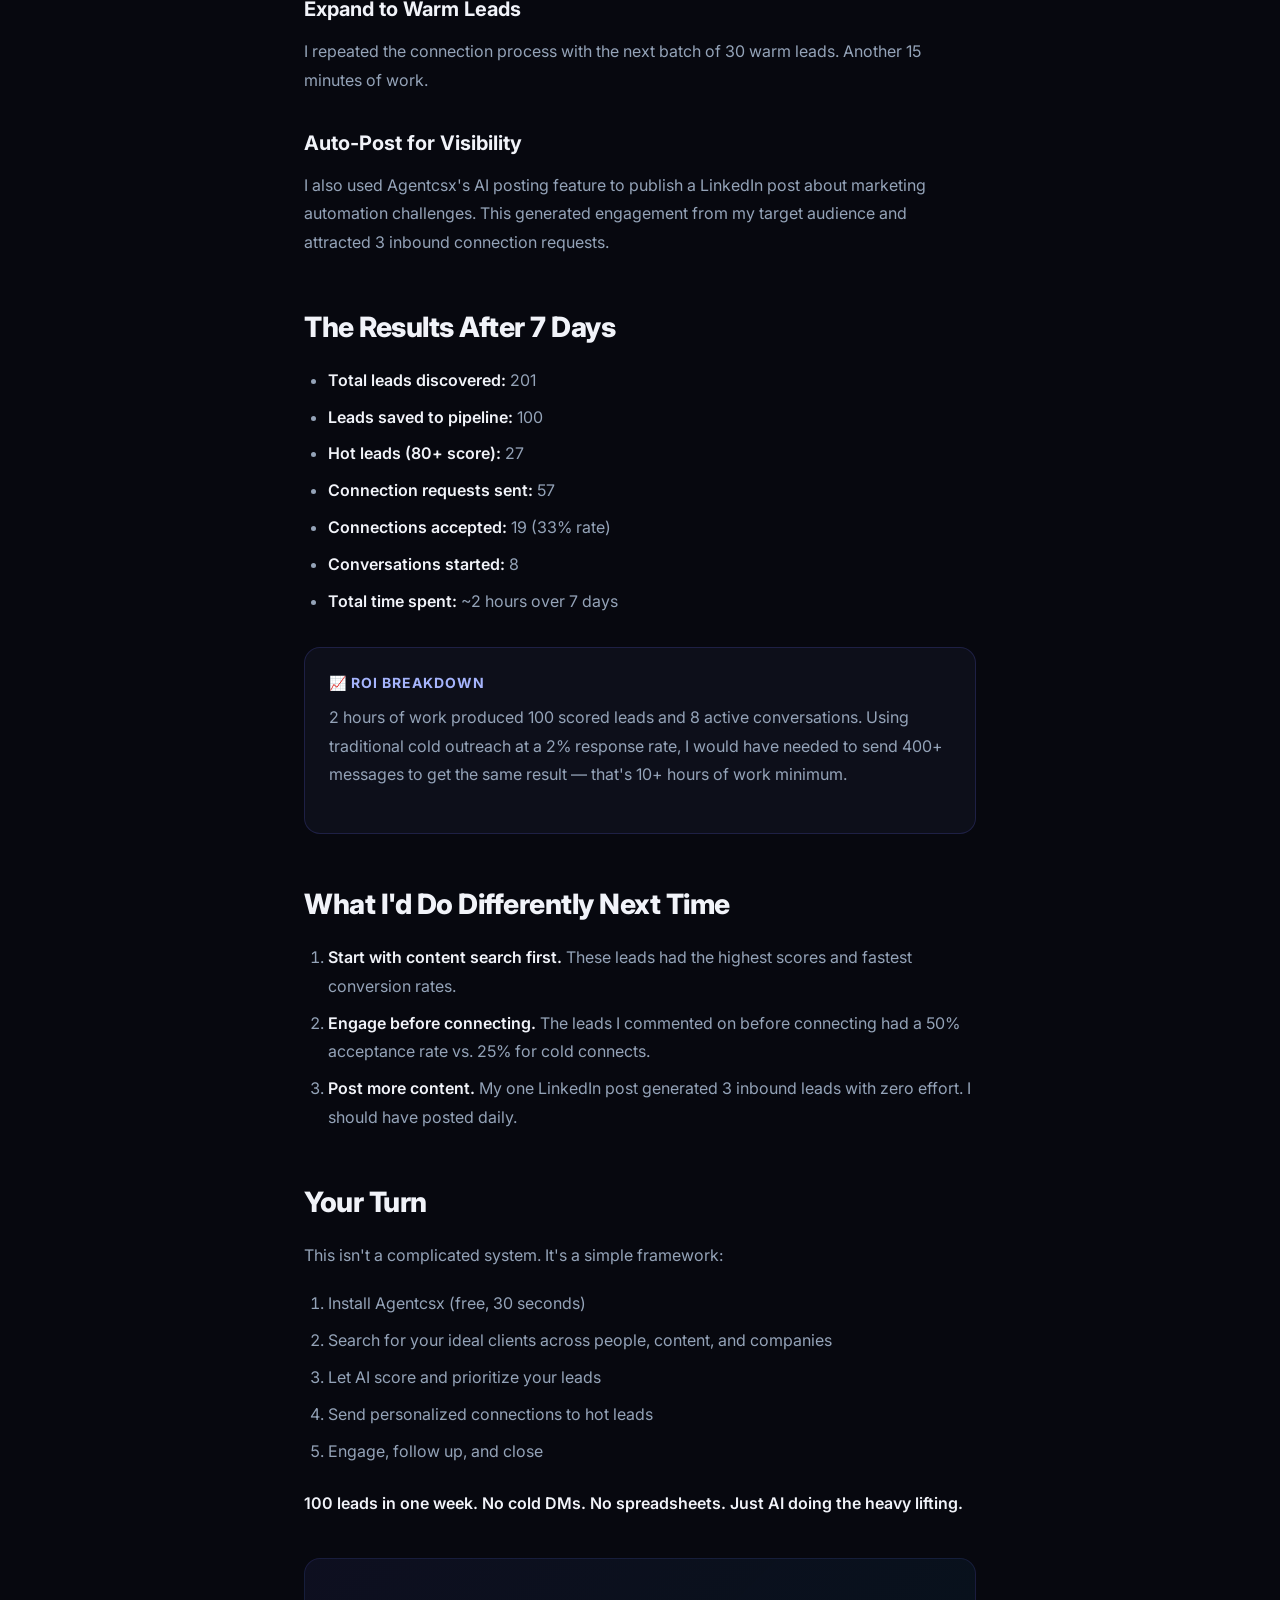
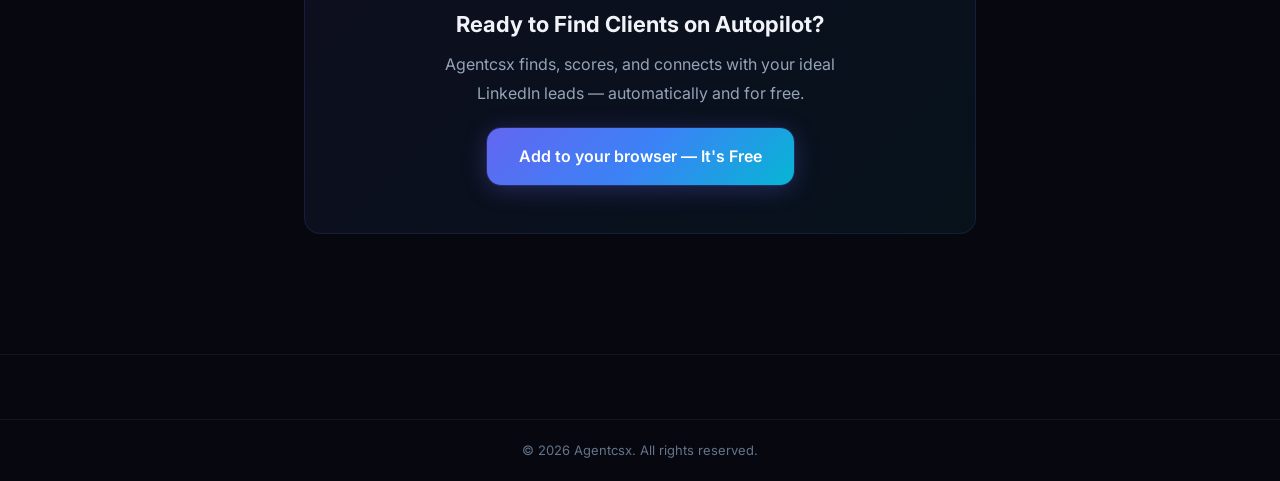
<file: blog/100-leads-in-one-week-with-ai.html>
<!DOCTYPE html>
<html lang="en">
<head>
  <meta charset="UTF-8">
  <meta name="viewport" content="width=device-width, initial-scale=1.0">
  <title>How I Got 100 Sales Leads in One Week Using AI (Step-by-Step) — Agentcsx</title>
  <meta name="description" content="A real step-by-step walkthrough of using AI-powered lead generation to go from zero to 100 qualified LinkedIn leads in just 7 days. Free tool, real results.">
  <link rel="canonical" href="https://agentcsx.com/blog/100-leads-in-one-week-with-ai.html">
  <meta property="og:title" content="How I Got 100 Leads in One Week with AI">
  <meta property="og:description" content="A real step-by-step walkthrough of using AI-powered lead generation to go from zero to 100 qualified LinkedIn leads in just 7 days. Free tool, real results.">
  <meta property="og:type" content="article">
  <meta property="og:url" content="https://agentcsx.com/blog/100-leads-in-one-week-with-ai.html">
  <meta property="og:image" content="https://agentcsx.com/assets/og-image.png">
  <meta name="twitter:card" content="summary_large_image">
  <meta name="twitter:title" content="How I Got 100 Leads in One Week with AI">
  <meta name="twitter:description" content="A real step-by-step walkthrough of using AI-powered lead generation to go from zero to 100 qualified LinkedIn leads in just 7 days. Free tool, real results.">
  <script type="application/ld+json">
  {
    "@context": "https://schema.org",
    "@type": "BlogPosting",
    "headline": "How I Got 100 Sales Leads in One Week Using AI (Step-by-Step)",
    "description": "A real step-by-step walkthrough of using AI-powered lead generation to go from zero to 100 qualified LinkedIn leads in just 7 days. Free tool, real results.",
    "datePublished": "2026-06-18",
    "author": { "@type": "Organization", "name": "Agentcsx" },
    "publisher": { "@type": "Organization", "name": "Agentcsx" },
    "url": "https://agentcsx.com/blog/100-leads-in-one-week-with-ai.html"
  }
  </script>
  <link rel="icon" type="image/png" href="../assets/icon48.png">
  <link rel="preconnect" href="https://fonts.googleapis.com">
  <link rel="preconnect" href="https://fonts.gstatic.com" crossorigin>
  <link href="https://fonts.googleapis.com/css2?family=Inter:wght@300;400;500;600;700;800;900&display=swap" rel="stylesheet">
  <link rel="stylesheet" href="../style.css">
  <link rel="stylesheet" href="../blog.css">
</head>
<body>
  <nav class="navbar scrolled" id="navbar">
    <div class="nav-container">
      <a href="/" class="nav-logo">
        <img src="../assets/icon48.png" alt="Agentcsx logo" class="nav-logo-img">
        <span class="nav-logo-text">agent<span class="gradient-text">csx</span></span>
      </a>
      <div class="nav-links">
        <a href="/#features">Features</a>
        <a href="/blog/">Blog</a>
      </div>
      <a href="https://chromewebstore.google.com/search/agentcsx" target="_blank" rel="noopener" class="btn btn-nav">Add to your browser — Free</a>
    </div>
  </nav>

  <div class="container">
    <div class="blog-breadcrumb">
      <a href="/">Home</a> &rsaquo; <a href="/blog/">Blog</a> &rsaquo; Case Study
    </div>
    <div class="blog-header">
      <div class="blog-meta">
        <span>June 18, 2026</span>
        <span>&middot;</span>
        <span>9 min read</span>
      </div>
      <h1>How I Got 100 Sales Leads in One Week Using AI (Step-by-Step)</h1>
    </div>
  </div>

  <article class="blog-body">

    <p>Last month, I started a new sales campaign from scratch. No existing pipeline. No warm leads. Just a LinkedIn account and Agentcsx.</p>

    <p><strong>7 days later, I had 100 scored, qualified leads in my pipeline.</strong> 23 of them were "hot" (scored 80+). 8 had already accepted my connection request. Here's exactly how I did it.</p>

    <h2>Day 1: Setting Up (15 minutes)</h2>

    <h3>Define the Target</h3>
    <p>I was selling a B2B SaaS product for marketing teams. My ideal client profile:</p>
    <ul>
      <li><strong>Title:</strong> Head of Marketing, VP Marketing, CMO</li>
      <li><strong>Company size:</strong> 50-500 employees</li>
      <li><strong>Industry:</strong> SaaS, Tech, E-commerce</li>
      <li><strong>Location:</strong> US, UK, Canada</li>
    </ul>

    <h3>Install and Configure</h3>
    <p>I installed Agentcsx from the Chrome Web Store. Setup took literally 30 seconds — open LinkedIn, click the extension, done. I entered my business context so the AI understood what I was selling.</p>

    <h2>Day 2-3: The Hunt (20 minutes/day)</h2>

    <h3>People Search</h3>
    <p>I ran my first search: "Head of Marketing SaaS." Agentcsx found <strong>127 leads in 4 minutes</strong>. Each one was automatically scored by the AI.</p>

    <p>Results breakdown:</p>
    <ul>
      <li><strong>Hot leads (80-100):</strong> 18 leads — perfect ICP match</li>
      <li><strong>Warm leads (50-79):</strong> 52 leads — good fit, worth pursuing</li>
      <li><strong>Cold leads (0-49):</strong> 57 leads — less relevant</li>
    </ul>

    <h3>Content Search (Secret Weapon)</h3>
    <p>Next, I searched for people who had recently posted about "marketing automation challenges." This found <strong>43 additional leads</strong> who were actively discussing the problem I solve.</p>

    <p>These content-sourced leads had an average score of <strong>74</strong> — much higher than the general people search average of 58. Makes sense: they're already thinking about my space.</p>

    <h3>Company Search</h3>
    <p>Finally, I searched for "SaaS companies 50-200 employees recently funded." Found 15 companies, which yielded <strong>31 more leads</strong> when I drilled into their marketing teams.</p>

    <p><strong>Day 2-3 total: 201 leads discovered, all scored automatically.</strong></p>

    <h2>Day 3-4: Prioritize and Clean (10 minutes)</h2>

    <p>I filtered to hot leads only (80+). That gave me <strong>34 leads</strong>. I quickly reviewed each one:</p>
    <ul>
      <li>Removed 5 that were clearly wrong fits (wrong company type)</li>
      <li>Removed 2 duplicates</li>
      <li>Saved the remaining <strong>27 hot leads</strong> to my "Q3 Campaign" collection</li>
    </ul>

    <p>Then I saved the top 73 warm leads as a separate collection for later.</p>

    <h2>Day 4-5: Connect (15 minutes/day)</h2>

    <h3>Personalized Connection Requests</h3>
    <p>I used Agentcsx's AI to generate personalized connection notes for each hot lead. The AI looked at their profile, company, and recent posts to craft unique notes.</p>

    <p>Example notes it generated:</p>
    <blockquote>"Hi Sarah, I noticed your post about scaling content ops at a lean team — really resonated. I work with marketing leaders on exactly this challenge. Would love to connect and exchange ideas."</blockquote>

    <p>I sent 15 connection requests on Day 4 and 12 on Day 5. The built-in safety limits made sure I didn't exceed LinkedIn's thresholds.</p>

    <p><strong>Acceptance rate after 48 hours: 8 out of 27 (30%).</strong> That's 10x the average cold outreach acceptance rate.</p>

    <h2>Day 5-7: Engage and Expand</h2>

    <h3>Engage with Acceptors</h3>
    <p>For the 8 people who accepted, I:</p>
    <ol>
      <li>Sent a brief thank-you message (no pitch)</li>
      <li>Liked and commented on their recent posts</li>
      <li>Waited 3 days before introducing my pitch</li>
    </ol>

    <h3>Expand to Warm Leads</h3>
    <p>I repeated the connection process with the next batch of 30 warm leads. Another 15 minutes of work.</p>

    <h3>Auto-Post for Visibility</h3>
    <p>I also used Agentcsx's AI posting feature to publish a LinkedIn post about marketing automation challenges. This generated engagement from my target audience and attracted 3 inbound connection requests.</p>

    <h2>The Results After 7 Days</h2>

    <ul>
      <li><strong>Total leads discovered:</strong> 201</li>
      <li><strong>Leads saved to pipeline:</strong> 100</li>
      <li><strong>Hot leads (80+ score):</strong> 27</li>
      <li><strong>Connection requests sent:</strong> 57</li>
      <li><strong>Connections accepted:</strong> 19 (33% rate)</li>
      <li><strong>Conversations started:</strong> 8</li>
      <li><strong>Total time spent:</strong> ~2 hours over 7 days</li>
    </ul>

    <div class="callout">
      <div class="callout-title">&#128200; ROI Breakdown</div>
      <p>2 hours of work produced 100 scored leads and 8 active conversations. Using traditional cold outreach at a 2% response rate, I would have needed to send 400+ messages to get the same result — that's 10+ hours of work minimum.</p>
    </div>

    <h2>What I'd Do Differently Next Time</h2>

    <ol>
      <li><strong>Start with content search first.</strong> These leads had the highest scores and fastest conversion rates.</li>
      <li><strong>Engage before connecting.</strong> The leads I commented on before connecting had a 50% acceptance rate vs. 25% for cold connects.</li>
      <li><strong>Post more content.</strong> My one LinkedIn post generated 3 inbound leads with zero effort. I should have posted daily.</li>
    </ol>

    <h2>Your Turn</h2>

    <p>This isn't a complicated system. It's a simple framework:</p>
    <ol>
      <li>Install Agentcsx (free, 30 seconds)</li>
      <li>Search for your ideal clients across people, content, and companies</li>
      <li>Let AI score and prioritize your leads</li>
      <li>Send personalized connections to hot leads</li>
      <li>Engage, follow up, and close</li>
    </ol>

    <p><strong>100 leads in one week. No cold DMs. No spreadsheets. Just AI doing the heavy lifting.</strong></p>
  
    <div class="cta-inline">
      <h3>Ready to Find Clients on Autopilot?</h3>
      <p>Agentcsx finds, scores, and connects with your ideal LinkedIn leads — automatically and for free.</p>
      <a href="https://chromewebstore.google.com/search/agentcsx" target="_blank" rel="noopener" class="btn btn-primary btn-lg">Add to your browser — It's Free</a>
    </div>
  </article>

  <footer class="footer">
    <div class="footer-bottom">
      <div class="container">
        <p>&copy; 2026 Agentcsx. All rights reserved.</p>
      </div>
    </div>
  </footer>

  <script>
    window.addEventListener('scroll', () => {
      document.getElementById('navbar').classList.toggle('scrolled', window.scrollY > 50);
    });
  </script>
</body>
</html>
</file>
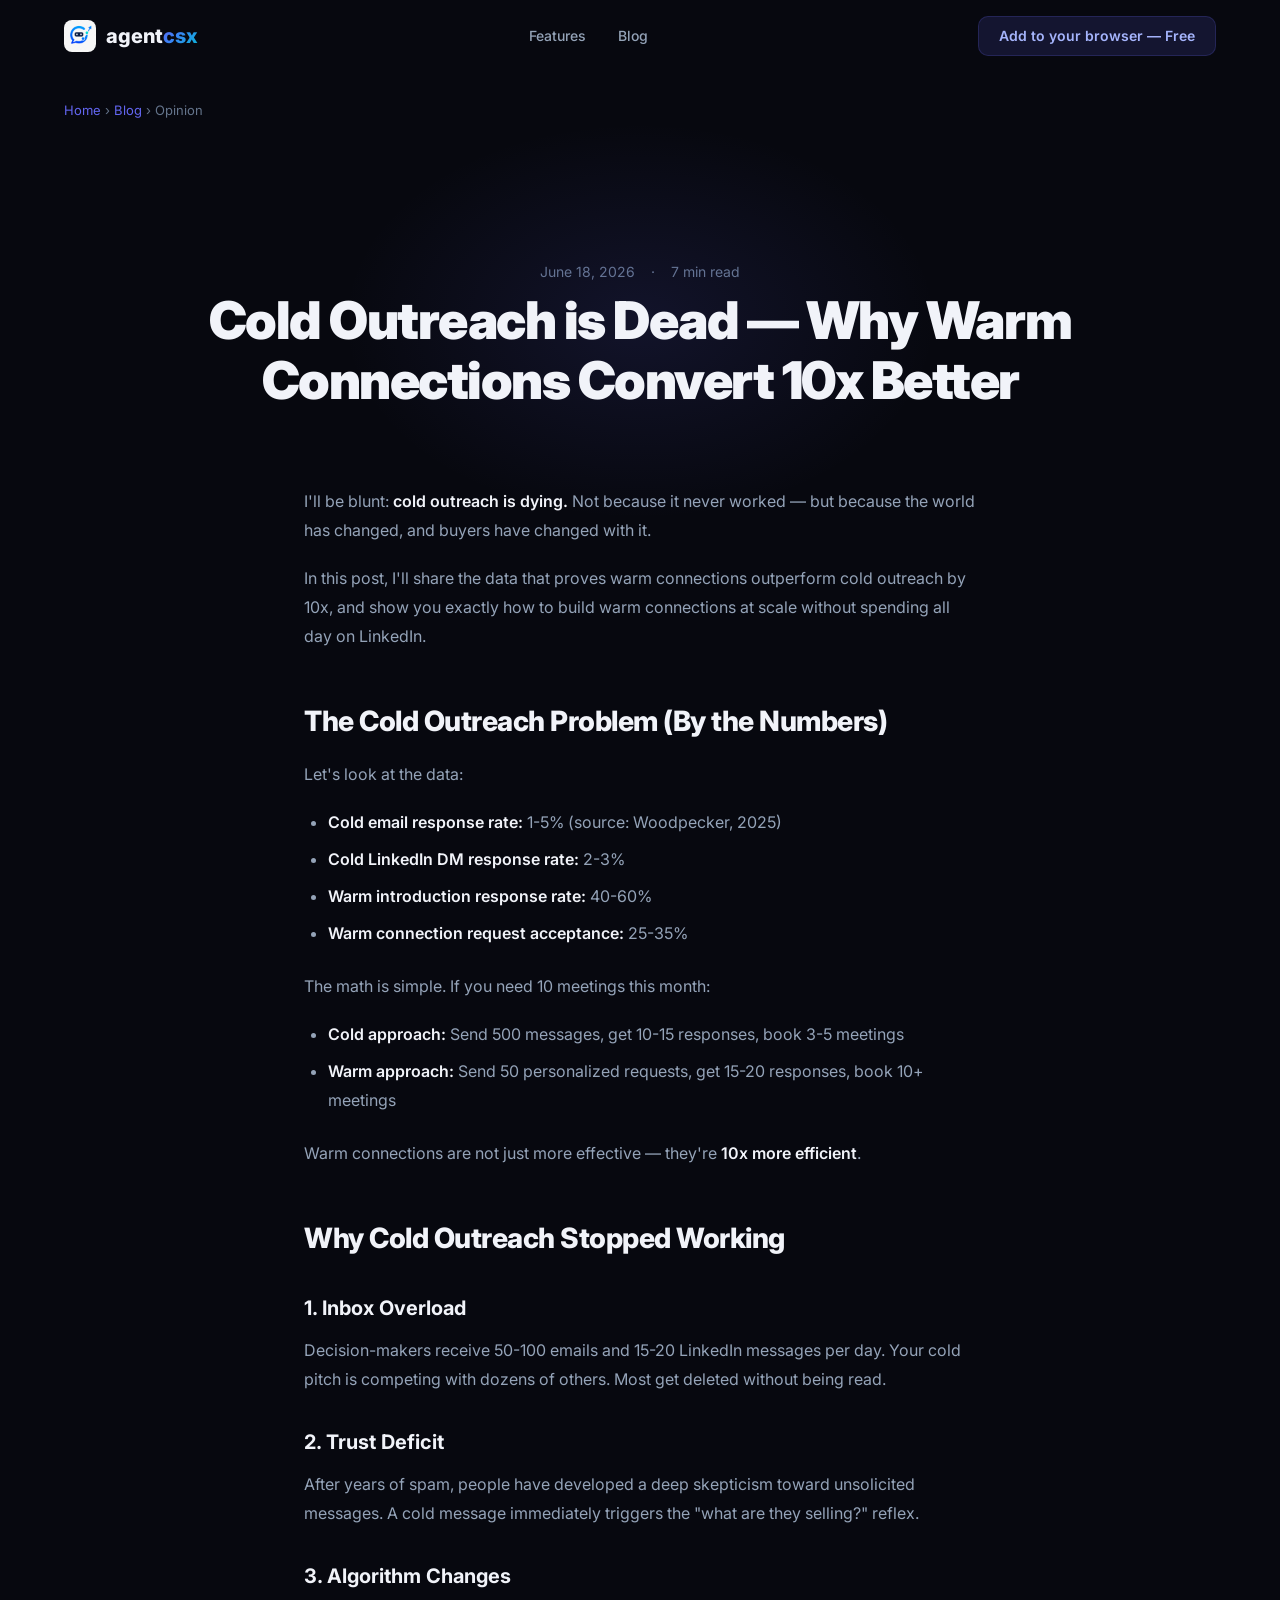
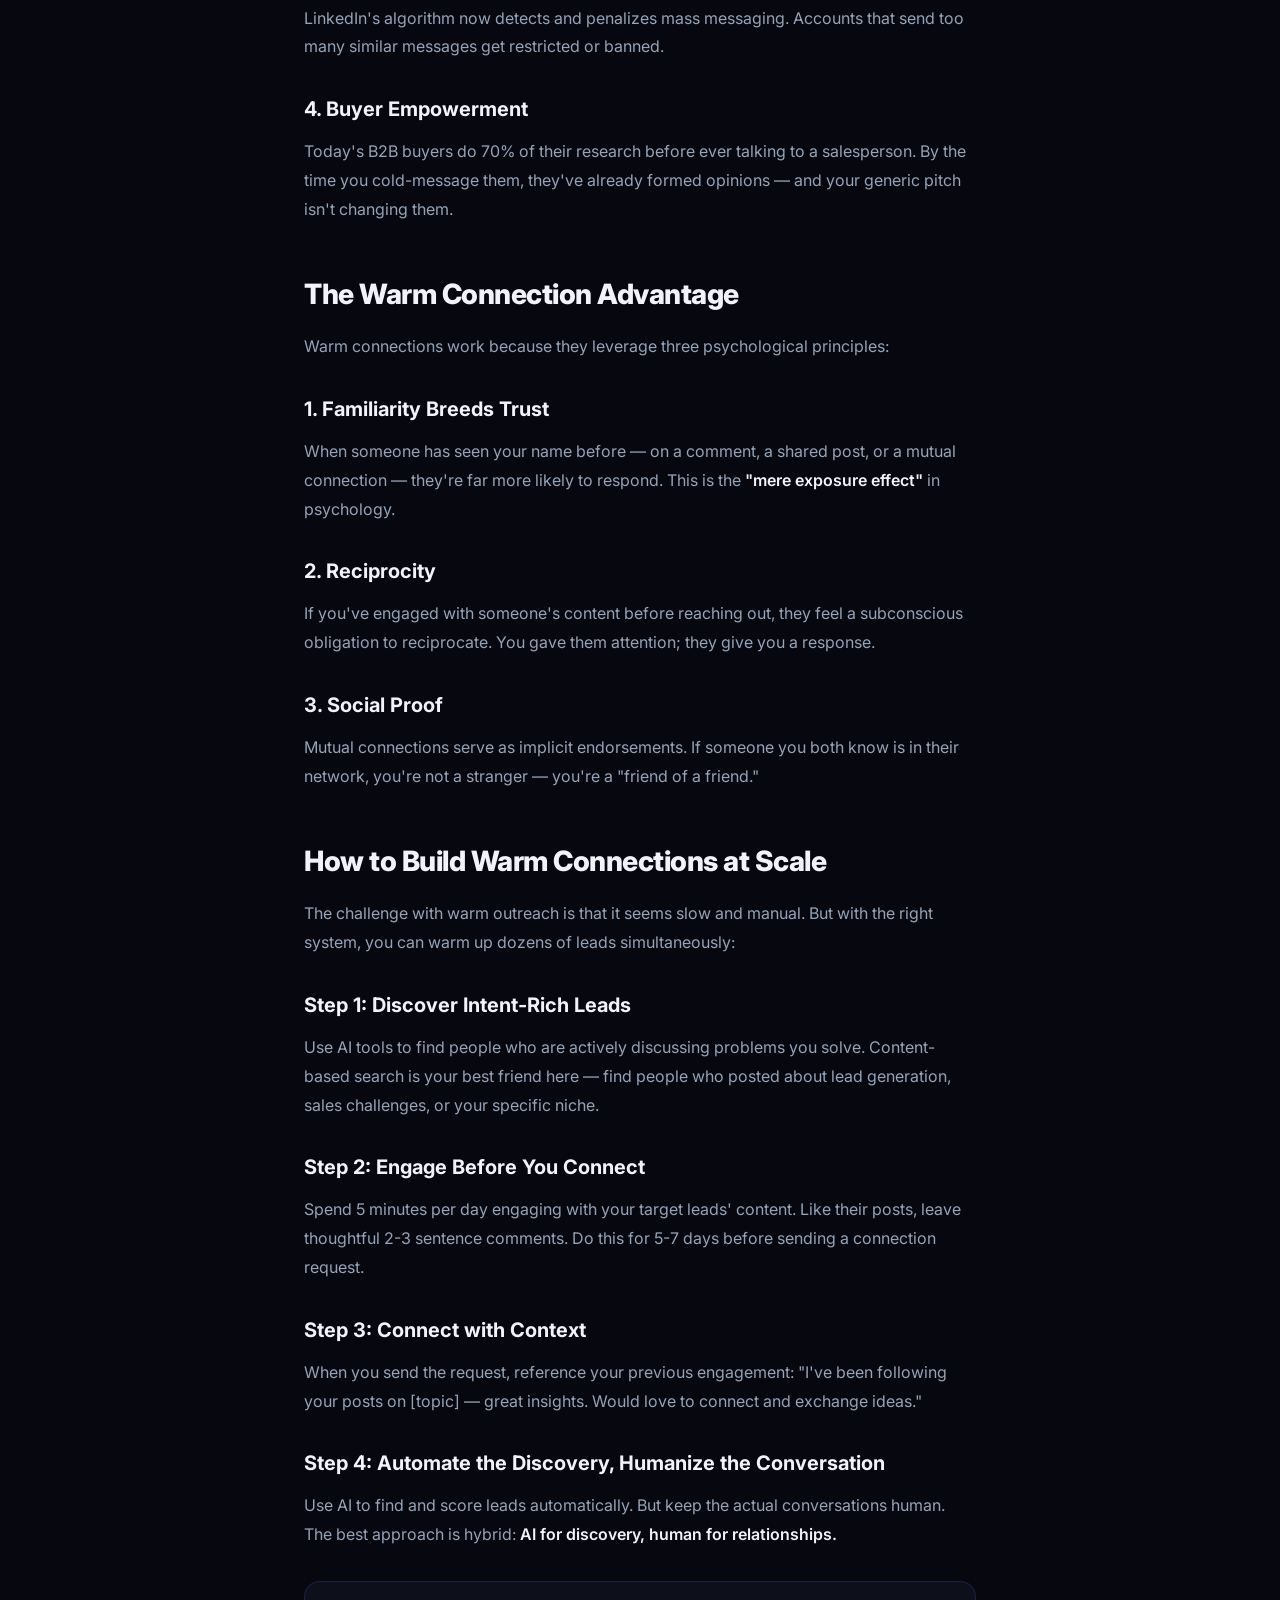
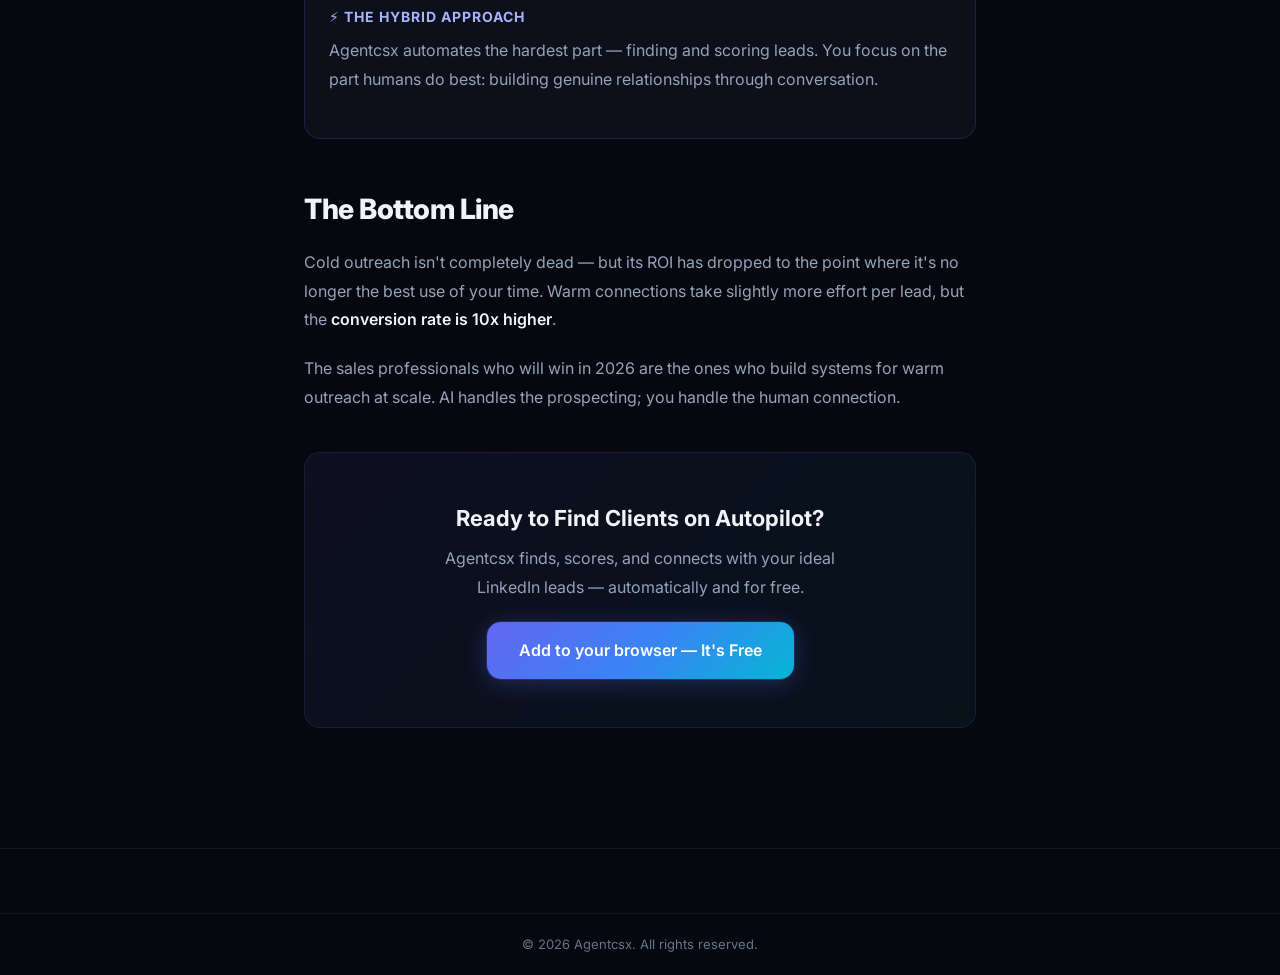
<file: blog/cold-outreach-is-dead.html>
<!DOCTYPE html>
<html lang="en">
<head>
  <meta charset="UTF-8">
  <meta name="viewport" content="width=device-width, initial-scale=1.0">
  <title>Cold Outreach is Dead — Why Warm Connections Convert 10x Better — Agentcsx</title>
  <meta name="description" content="Cold outreach has a 1-2% response rate. Warm connections convert at 10-15%. Here's the data behind why warm selling wins and how to build warm connections at scale.">
  <link rel="canonical" href="https://agentcsx.com/blog/cold-outreach-is-dead.html">
  <meta property="og:title" content="Cold Outreach is Dead — Why Warm Connections Win">
  <meta property="og:description" content="Cold outreach has a 1-2% response rate. Warm connections convert at 10-15%. Here's the data behind why warm selling wins and how to build warm connections at scale.">
  <meta property="og:type" content="article">
  <meta property="og:url" content="https://agentcsx.com/blog/cold-outreach-is-dead.html">
  <meta property="og:image" content="https://agentcsx.com/assets/og-image.png">
  <meta name="twitter:card" content="summary_large_image">
  <meta name="twitter:title" content="Cold Outreach is Dead — Why Warm Connections Win">
  <meta name="twitter:description" content="Cold outreach has a 1-2% response rate. Warm connections convert at 10-15%. Here's the data behind why warm selling wins and how to build warm connections at scale.">
  <script type="application/ld+json">
  {
    "@context": "https://schema.org",
    "@type": "BlogPosting",
    "headline": "Cold Outreach is Dead — Why Warm Connections Convert 10x Better",
    "description": "Cold outreach has a 1-2% response rate. Warm connections convert at 10-15%. Here's the data behind why warm selling wins and how to build warm connections at scale.",
    "datePublished": "2026-06-18",
    "author": { "@type": "Organization", "name": "Agentcsx" },
    "publisher": { "@type": "Organization", "name": "Agentcsx" },
    "url": "https://agentcsx.com/blog/cold-outreach-is-dead.html"
  }
  </script>
  <link rel="icon" type="image/png" href="../assets/icon48.png">
  <link rel="preconnect" href="https://fonts.googleapis.com">
  <link rel="preconnect" href="https://fonts.gstatic.com" crossorigin>
  <link href="https://fonts.googleapis.com/css2?family=Inter:wght@300;400;500;600;700;800;900&display=swap" rel="stylesheet">
  <link rel="stylesheet" href="../style.css">
  <link rel="stylesheet" href="../blog.css">
</head>
<body>
  <nav class="navbar scrolled" id="navbar">
    <div class="nav-container">
      <a href="/" class="nav-logo">
        <img src="../assets/icon48.png" alt="Agentcsx logo" class="nav-logo-img">
        <span class="nav-logo-text">agent<span class="gradient-text">csx</span></span>
      </a>
      <div class="nav-links">
        <a href="/#features">Features</a>
        <a href="/blog/">Blog</a>
      </div>
      <a href="https://chromewebstore.google.com/search/agentcsx" target="_blank" rel="noopener" class="btn btn-nav">Add to your browser — Free</a>
    </div>
  </nav>

  <div class="container">
    <div class="blog-breadcrumb">
      <a href="/">Home</a> &rsaquo; <a href="/blog/">Blog</a> &rsaquo; Opinion
    </div>
    <div class="blog-header">
      <div class="blog-meta">
        <span>June 18, 2026</span>
        <span>&middot;</span>
        <span>7 min read</span>
      </div>
      <h1>Cold Outreach is Dead — Why Warm Connections Convert 10x Better</h1>
    </div>
  </div>

  <article class="blog-body">

    <p>I'll be blunt: <strong>cold outreach is dying.</strong> Not because it never worked — but because the world has changed, and buyers have changed with it.</p>

    <p>In this post, I'll share the data that proves warm connections outperform cold outreach by 10x, and show you exactly how to build warm connections at scale without spending all day on LinkedIn.</p>

    <h2>The Cold Outreach Problem (By the Numbers)</h2>

    <p>Let's look at the data:</p>

    <ul>
      <li><strong>Cold email response rate:</strong> 1-5% (source: Woodpecker, 2025)</li>
      <li><strong>Cold LinkedIn DM response rate:</strong> 2-3%</li>
      <li><strong>Warm introduction response rate:</strong> 40-60%</li>
      <li><strong>Warm connection request acceptance:</strong> 25-35%</li>
    </ul>

    <p>The math is simple. If you need 10 meetings this month:</p>
    <ul>
      <li><strong>Cold approach:</strong> Send 500 messages, get 10-15 responses, book 3-5 meetings</li>
      <li><strong>Warm approach:</strong> Send 50 personalized requests, get 15-20 responses, book 10+ meetings</li>
    </ul>

    <p>Warm connections are not just more effective — they're <strong>10x more efficient</strong>.</p>

    <h2>Why Cold Outreach Stopped Working</h2>

    <h3>1. Inbox Overload</h3>
    <p>Decision-makers receive 50-100 emails and 15-20 LinkedIn messages per day. Your cold pitch is competing with dozens of others. Most get deleted without being read.</p>

    <h3>2. Trust Deficit</h3>
    <p>After years of spam, people have developed a deep skepticism toward unsolicited messages. A cold message immediately triggers the "what are they selling?" reflex.</p>

    <h3>3. Algorithm Changes</h3>
    <p>LinkedIn's algorithm now detects and penalizes mass messaging. Accounts that send too many similar messages get restricted or banned.</p>

    <h3>4. Buyer Empowerment</h3>
    <p>Today's B2B buyers do 70% of their research before ever talking to a salesperson. By the time you cold-message them, they've already formed opinions — and your generic pitch isn't changing them.</p>

    <h2>The Warm Connection Advantage</h2>

    <p>Warm connections work because they leverage three psychological principles:</p>

    <h3>1. Familiarity Breeds Trust</h3>
    <p>When someone has seen your name before — on a comment, a shared post, or a mutual connection — they're far more likely to respond. This is the <strong>"mere exposure effect"</strong> in psychology.</p>

    <h3>2. Reciprocity</h3>
    <p>If you've engaged with someone's content before reaching out, they feel a subconscious obligation to reciprocate. You gave them attention; they give you a response.</p>

    <h3>3. Social Proof</h3>
    <p>Mutual connections serve as implicit endorsements. If someone you both know is in their network, you're not a stranger — you're a "friend of a friend."</p>

    <h2>How to Build Warm Connections at Scale</h2>

    <p>The challenge with warm outreach is that it seems slow and manual. But with the right system, you can warm up dozens of leads simultaneously:</p>

    <h3>Step 1: Discover Intent-Rich Leads</h3>
    <p>Use AI tools to find people who are actively discussing problems you solve. Content-based search is your best friend here — find people who posted about lead generation, sales challenges, or your specific niche.</p>

    <h3>Step 2: Engage Before You Connect</h3>
    <p>Spend 5 minutes per day engaging with your target leads' content. Like their posts, leave thoughtful 2-3 sentence comments. Do this for 5-7 days before sending a connection request.</p>

    <h3>Step 3: Connect with Context</h3>
    <p>When you send the request, reference your previous engagement: "I've been following your posts on [topic] — great insights. Would love to connect and exchange ideas."</p>

    <h3>Step 4: Automate the Discovery, Humanize the Conversation</h3>
    <p>Use AI to find and score leads automatically. But keep the actual conversations human. The best approach is hybrid: <strong>AI for discovery, human for relationships.</strong></p>

    <div class="callout">
      <div class="callout-title">&#9889; The Hybrid Approach</div>
      <p>Agentcsx automates the hardest part — finding and scoring leads. You focus on the part humans do best: building genuine relationships through conversation.</p>
    </div>

    <h2>The Bottom Line</h2>

    <p>Cold outreach isn't completely dead — but its ROI has dropped to the point where it's no longer the best use of your time. Warm connections take slightly more effort per lead, but the <strong>conversion rate is 10x higher</strong>.</p>

    <p>The sales professionals who will win in 2026 are the ones who build systems for warm outreach at scale. AI handles the prospecting; you handle the human connection.</p>
  
    <div class="cta-inline">
      <h3>Ready to Find Clients on Autopilot?</h3>
      <p>Agentcsx finds, scores, and connects with your ideal LinkedIn leads — automatically and for free.</p>
      <a href="https://chromewebstore.google.com/search/agentcsx" target="_blank" rel="noopener" class="btn btn-primary btn-lg">Add to your browser — It's Free</a>
    </div>
  </article>

  <footer class="footer">
    <div class="footer-bottom">
      <div class="container">
        <p>&copy; 2026 Agentcsx. All rights reserved.</p>
      </div>
    </div>
  </footer>

  <script>
    window.addEventListener('scroll', () => {
      document.getElementById('navbar').classList.toggle('scrolled', window.scrollY > 50);
    });
  </script>
</body>
</html>
</file>
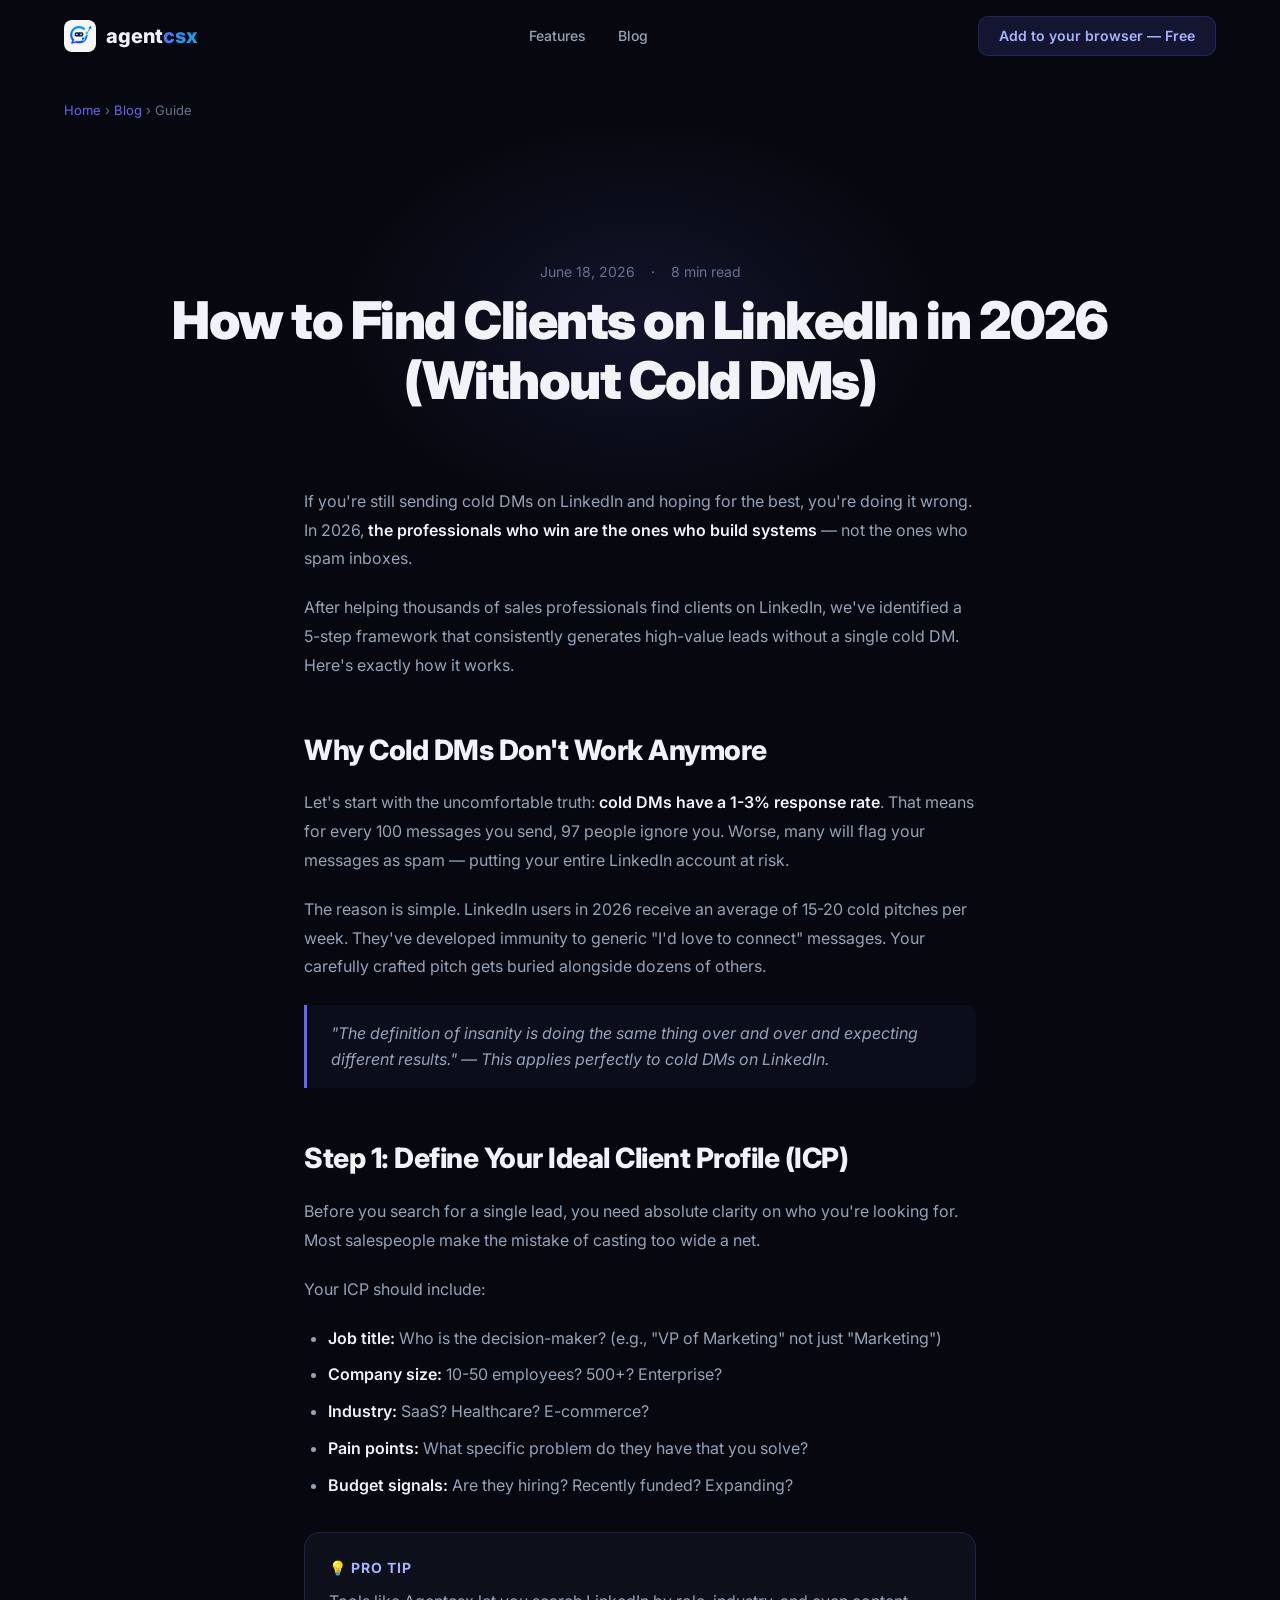
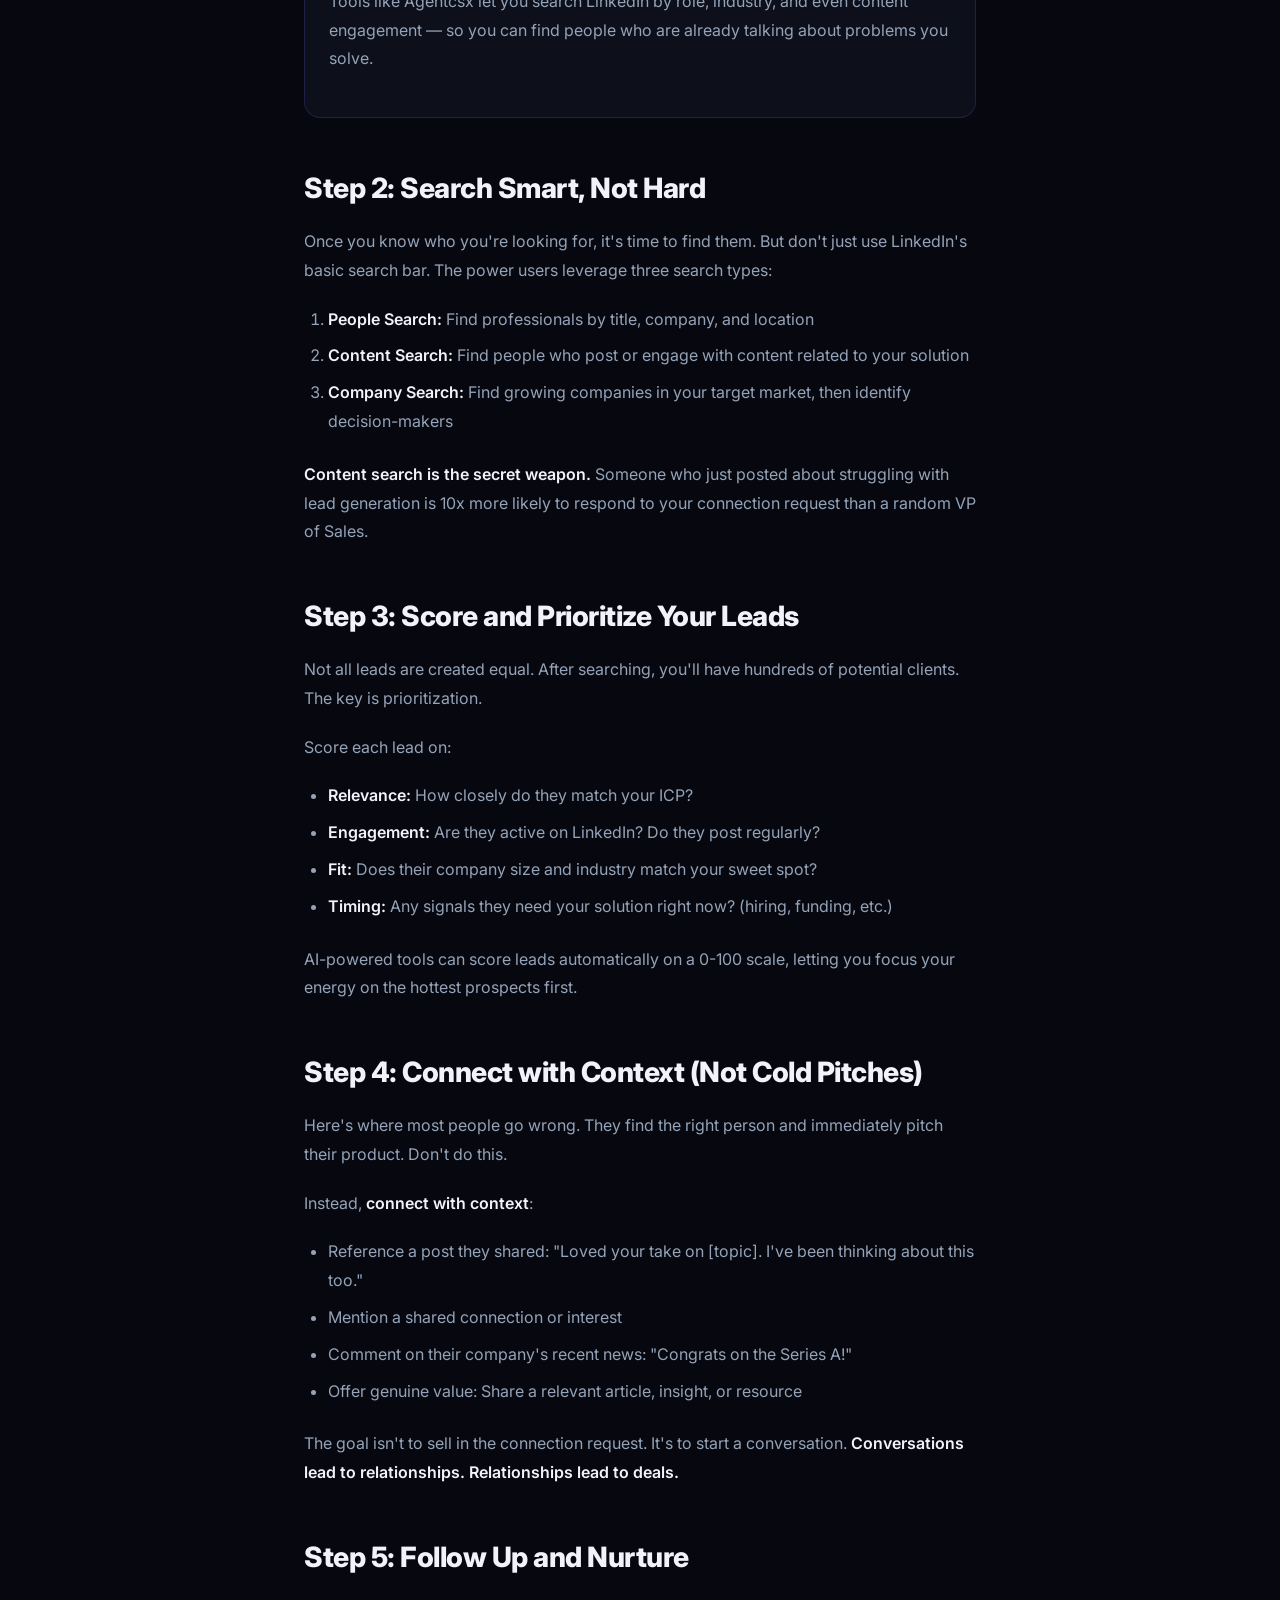
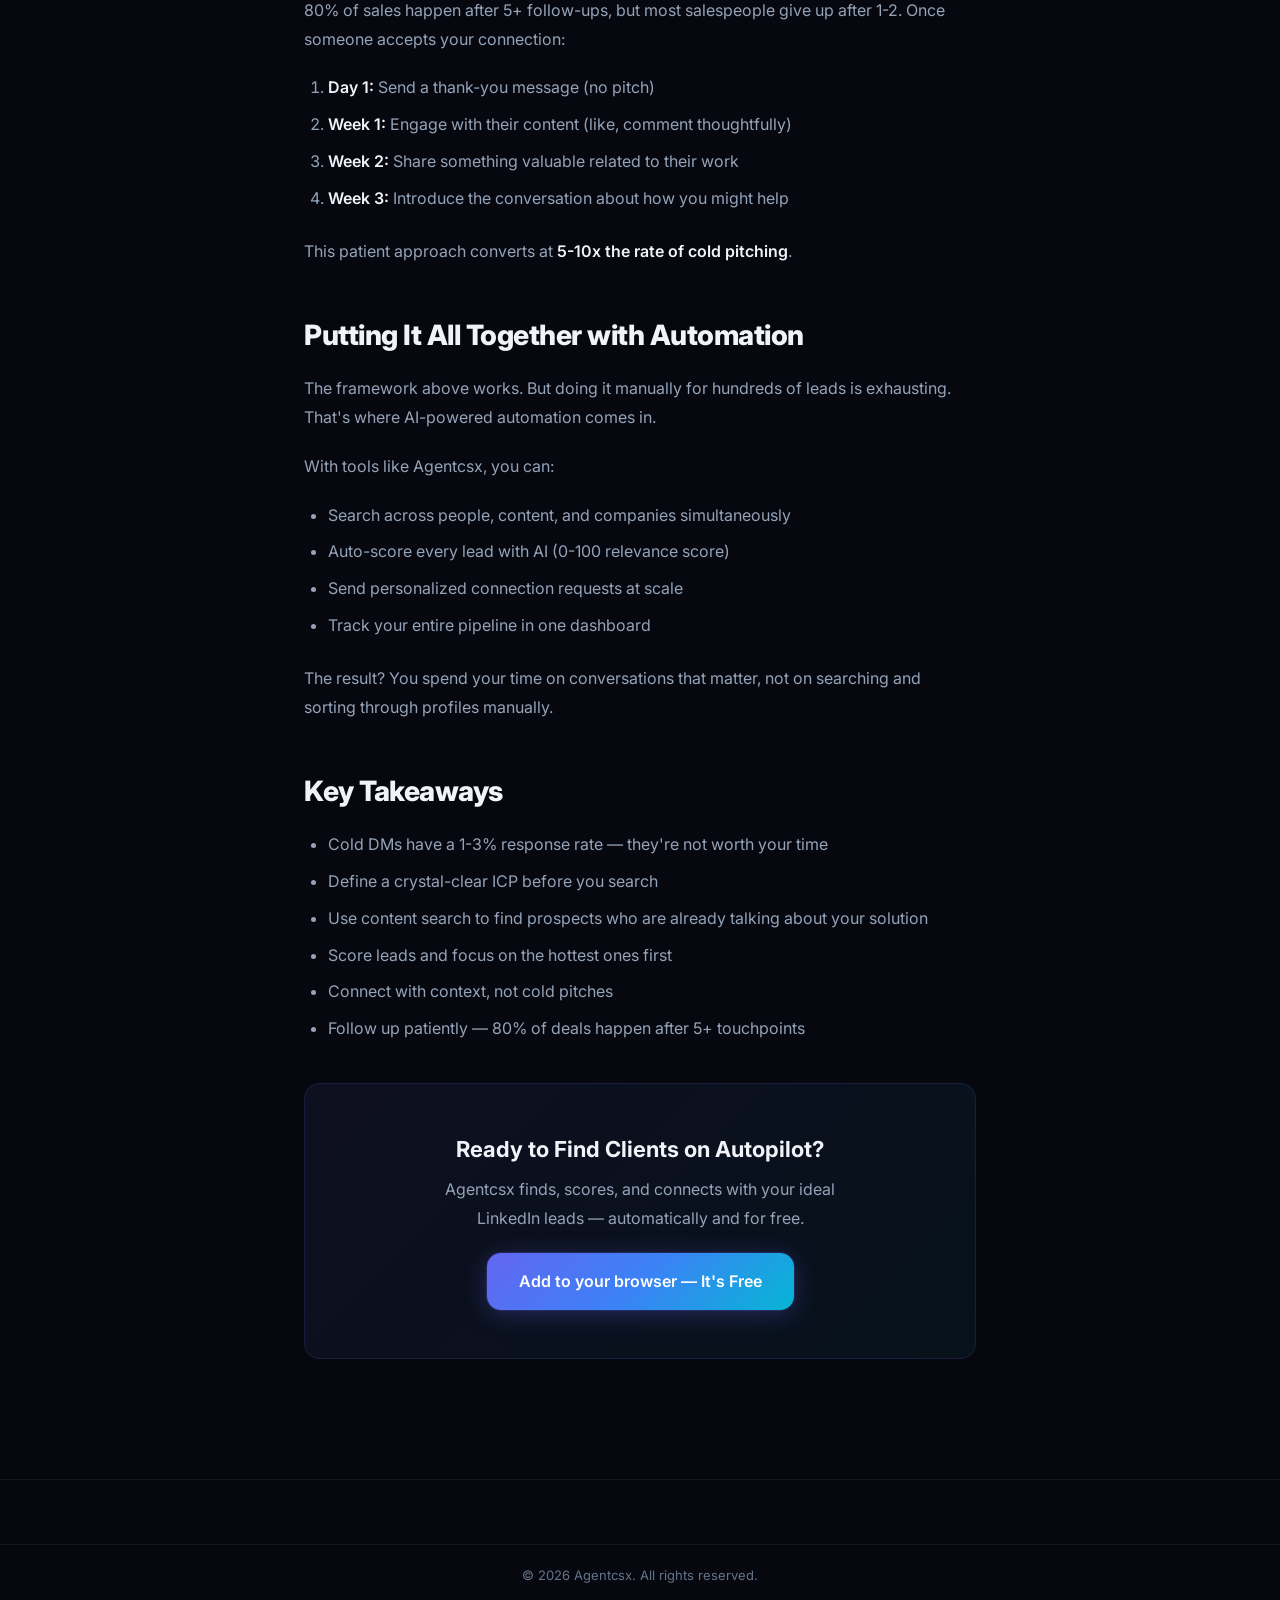
<file: blog/how-to-find-clients-on-linkedin.html>
<!DOCTYPE html>
<html lang="en">
<head>
  <meta charset="UTF-8">
  <meta name="viewport" content="width=device-width, initial-scale=1.0">
  <title>How to Find Clients on LinkedIn in 2026 (Without Cold DMs) — Agentcsx</title>
  <meta name="description" content="Stop sending cold DMs that get ignored. Learn the proven 5-step framework top sales professionals use to attract and convert high-value clients on LinkedIn in 2026.">
  <link rel="canonical" href="https://agentcsx.com/blog/how-to-find-clients-on-linkedin.html">
  <meta property="og:title" content="How to Find Clients on LinkedIn in 2026">
  <meta property="og:description" content="Stop sending cold DMs that get ignored. Learn the proven 5-step framework top sales professionals use to attract and convert high-value clients on LinkedIn in 2026.">
  <meta property="og:type" content="article">
  <meta property="og:url" content="https://agentcsx.com/blog/how-to-find-clients-on-linkedin.html">
  <meta property="og:image" content="https://agentcsx.com/assets/og-image.png">
  <meta name="twitter:card" content="summary_large_image">
  <meta name="twitter:title" content="How to Find Clients on LinkedIn in 2026">
  <meta name="twitter:description" content="Stop sending cold DMs that get ignored. Learn the proven 5-step framework top sales professionals use to attract and convert high-value clients on LinkedIn in 2026.">
  <script type="application/ld+json">
  {
    "@context": "https://schema.org",
    "@type": "BlogPosting",
    "headline": "How to Find Clients on LinkedIn in 2026 (Without Cold DMs)",
    "description": "Stop sending cold DMs that get ignored. Learn the proven 5-step framework top sales professionals use to attract and convert high-value clients on LinkedIn in 2026.",
    "datePublished": "2026-06-18",
    "author": { "@type": "Organization", "name": "Agentcsx" },
    "publisher": { "@type": "Organization", "name": "Agentcsx" },
    "url": "https://agentcsx.com/blog/how-to-find-clients-on-linkedin.html"
  }
  </script>
  <link rel="icon" type="image/png" href="../assets/icon48.png">
  <link rel="preconnect" href="https://fonts.googleapis.com">
  <link rel="preconnect" href="https://fonts.gstatic.com" crossorigin>
  <link href="https://fonts.googleapis.com/css2?family=Inter:wght@300;400;500;600;700;800;900&display=swap" rel="stylesheet">
  <link rel="stylesheet" href="../style.css">
  <link rel="stylesheet" href="../blog.css">
</head>
<body>
  <nav class="navbar scrolled" id="navbar">
    <div class="nav-container">
      <a href="/" class="nav-logo">
        <img src="../assets/icon48.png" alt="Agentcsx logo" class="nav-logo-img">
        <span class="nav-logo-text">agent<span class="gradient-text">csx</span></span>
      </a>
      <div class="nav-links">
        <a href="/#features">Features</a>
        <a href="/blog/">Blog</a>
      </div>
      <a href="https://chromewebstore.google.com/search/agentcsx" target="_blank" rel="noopener" class="btn btn-nav">Add to your browser — Free</a>
    </div>
  </nav>

  <div class="container">
    <div class="blog-breadcrumb">
      <a href="/">Home</a> &rsaquo; <a href="/blog/">Blog</a> &rsaquo; Guide
    </div>
    <div class="blog-header">
      <div class="blog-meta">
        <span>June 18, 2026</span>
        <span>&middot;</span>
        <span>8 min read</span>
      </div>
      <h1>How to Find Clients on LinkedIn in 2026 (Without Cold DMs)</h1>
    </div>
  </div>

  <article class="blog-body">

    <p>If you're still sending cold DMs on LinkedIn and hoping for the best, you're doing it wrong. In 2026, <strong>the professionals who win are the ones who build systems</strong> — not the ones who spam inboxes.</p>

    <p>After helping thousands of sales professionals find clients on LinkedIn, we've identified a 5-step framework that consistently generates high-value leads without a single cold DM. Here's exactly how it works.</p>

    <h2>Why Cold DMs Don't Work Anymore</h2>

    <p>Let's start with the uncomfortable truth: <strong>cold DMs have a 1-3% response rate</strong>. That means for every 100 messages you send, 97 people ignore you. Worse, many will flag your messages as spam — putting your entire LinkedIn account at risk.</p>

    <p>The reason is simple. LinkedIn users in 2026 receive an average of 15-20 cold pitches per week. They've developed immunity to generic "I'd love to connect" messages. Your carefully crafted pitch gets buried alongside dozens of others.</p>

    <blockquote>"The definition of insanity is doing the same thing over and over and expecting different results." — This applies perfectly to cold DMs on LinkedIn.</blockquote>

    <h2>Step 1: Define Your Ideal Client Profile (ICP)</h2>

    <p>Before you search for a single lead, you need absolute clarity on who you're looking for. Most salespeople make the mistake of casting too wide a net.</p>

    <p>Your ICP should include:</p>
    <ul>
      <li><strong>Job title:</strong> Who is the decision-maker? (e.g., "VP of Marketing" not just "Marketing")</li>
      <li><strong>Company size:</strong> 10-50 employees? 500+? Enterprise?</li>
      <li><strong>Industry:</strong> SaaS? Healthcare? E-commerce?</li>
      <li><strong>Pain points:</strong> What specific problem do they have that you solve?</li>
      <li><strong>Budget signals:</strong> Are they hiring? Recently funded? Expanding?</li>
    </ul>

    <div class="callout">
      <div class="callout-title">&#128161; Pro Tip</div>
      <p>Tools like Agentcsx let you search LinkedIn by role, industry, and even content engagement — so you can find people who are already talking about problems you solve.</p>
    </div>

    <h2>Step 2: Search Smart, Not Hard</h2>

    <p>Once you know who you're looking for, it's time to find them. But don't just use LinkedIn's basic search bar. The power users leverage three search types:</p>

    <ol>
      <li><strong>People Search:</strong> Find professionals by title, company, and location</li>
      <li><strong>Content Search:</strong> Find people who post or engage with content related to your solution</li>
      <li><strong>Company Search:</strong> Find growing companies in your target market, then identify decision-makers</li>
    </ol>

    <p><strong>Content search is the secret weapon.</strong> Someone who just posted about struggling with lead generation is 10x more likely to respond to your connection request than a random VP of Sales.</p>

    <h2>Step 3: Score and Prioritize Your Leads</h2>

    <p>Not all leads are created equal. After searching, you'll have hundreds of potential clients. The key is prioritization.</p>

    <p>Score each lead on:</p>
    <ul>
      <li><strong>Relevance:</strong> How closely do they match your ICP?</li>
      <li><strong>Engagement:</strong> Are they active on LinkedIn? Do they post regularly?</li>
      <li><strong>Fit:</strong> Does their company size and industry match your sweet spot?</li>
      <li><strong>Timing:</strong> Any signals they need your solution right now? (hiring, funding, etc.)</li>
    </ul>

    <p>AI-powered tools can score leads automatically on a 0-100 scale, letting you focus your energy on the hottest prospects first.</p>

    <h2>Step 4: Connect with Context (Not Cold Pitches)</h2>

    <p>Here's where most people go wrong. They find the right person and immediately pitch their product. Don't do this.</p>

    <p>Instead, <strong>connect with context</strong>:</p>
    <ul>
      <li>Reference a post they shared: "Loved your take on [topic]. I've been thinking about this too."</li>
      <li>Mention a shared connection or interest</li>
      <li>Comment on their company's recent news: "Congrats on the Series A!"</li>
      <li>Offer genuine value: Share a relevant article, insight, or resource</li>
    </ul>

    <p>The goal isn't to sell in the connection request. It's to start a conversation. <strong>Conversations lead to relationships. Relationships lead to deals.</strong></p>

    <h2>Step 5: Follow Up and Nurture</h2>

    <p>80% of sales happen after 5+ follow-ups, but most salespeople give up after 1-2. Once someone accepts your connection:</p>

    <ol>
      <li><strong>Day 1:</strong> Send a thank-you message (no pitch)</li>
      <li><strong>Week 1:</strong> Engage with their content (like, comment thoughtfully)</li>
      <li><strong>Week 2:</strong> Share something valuable related to their work</li>
      <li><strong>Week 3:</strong> Introduce the conversation about how you might help</li>
    </ol>

    <p>This patient approach converts at <strong>5-10x the rate of cold pitching</strong>.</p>

    <h2>Putting It All Together with Automation</h2>

    <p>The framework above works. But doing it manually for hundreds of leads is exhausting. That's where AI-powered automation comes in.</p>

    <p>With tools like Agentcsx, you can:</p>
    <ul>
      <li>Search across people, content, and companies simultaneously</li>
      <li>Auto-score every lead with AI (0-100 relevance score)</li>
      <li>Send personalized connection requests at scale</li>
      <li>Track your entire pipeline in one dashboard</li>
    </ul>

    <p>The result? You spend your time on conversations that matter, not on searching and sorting through profiles manually.</p>

    <h2>Key Takeaways</h2>

    <ul>
      <li>Cold DMs have a 1-3% response rate — they're not worth your time</li>
      <li>Define a crystal-clear ICP before you search</li>
      <li>Use content search to find prospects who are already talking about your solution</li>
      <li>Score leads and focus on the hottest ones first</li>
      <li>Connect with context, not cold pitches</li>
      <li>Follow up patiently — 80% of deals happen after 5+ touchpoints</li>
    </ul>
  
    <div class="cta-inline">
      <h3>Ready to Find Clients on Autopilot?</h3>
      <p>Agentcsx finds, scores, and connects with your ideal LinkedIn leads — automatically and for free.</p>
      <a href="https://chromewebstore.google.com/search/agentcsx" target="_blank" rel="noopener" class="btn btn-primary btn-lg">Add to your browser — It's Free</a>
    </div>
  </article>

  <footer class="footer">
    <div class="footer-bottom">
      <div class="container">
        <p>&copy; 2026 Agentcsx. All rights reserved.</p>
      </div>
    </div>
  </footer>

  <script>
    window.addEventListener('scroll', () => {
      document.getElementById('navbar').classList.toggle('scrolled', window.scrollY > 50);
    });
  </script>
</body>
</html>
</file>
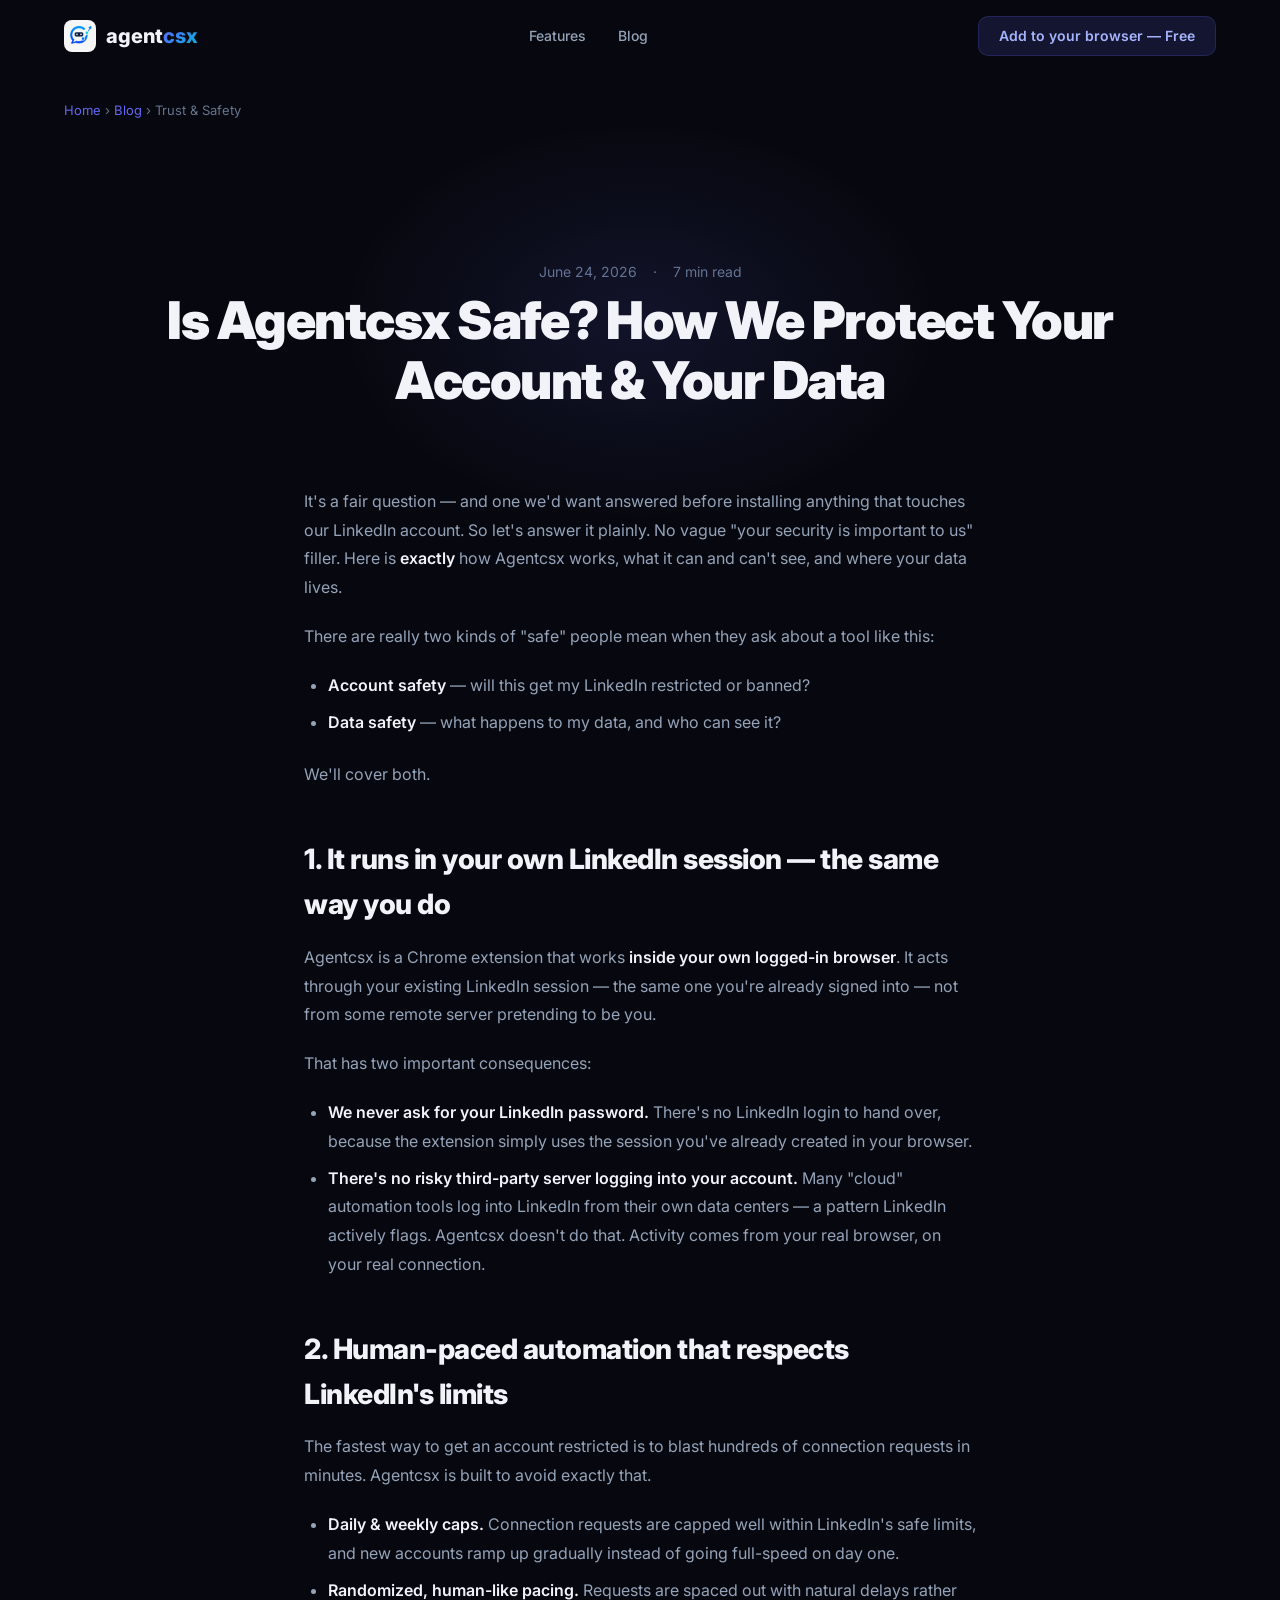
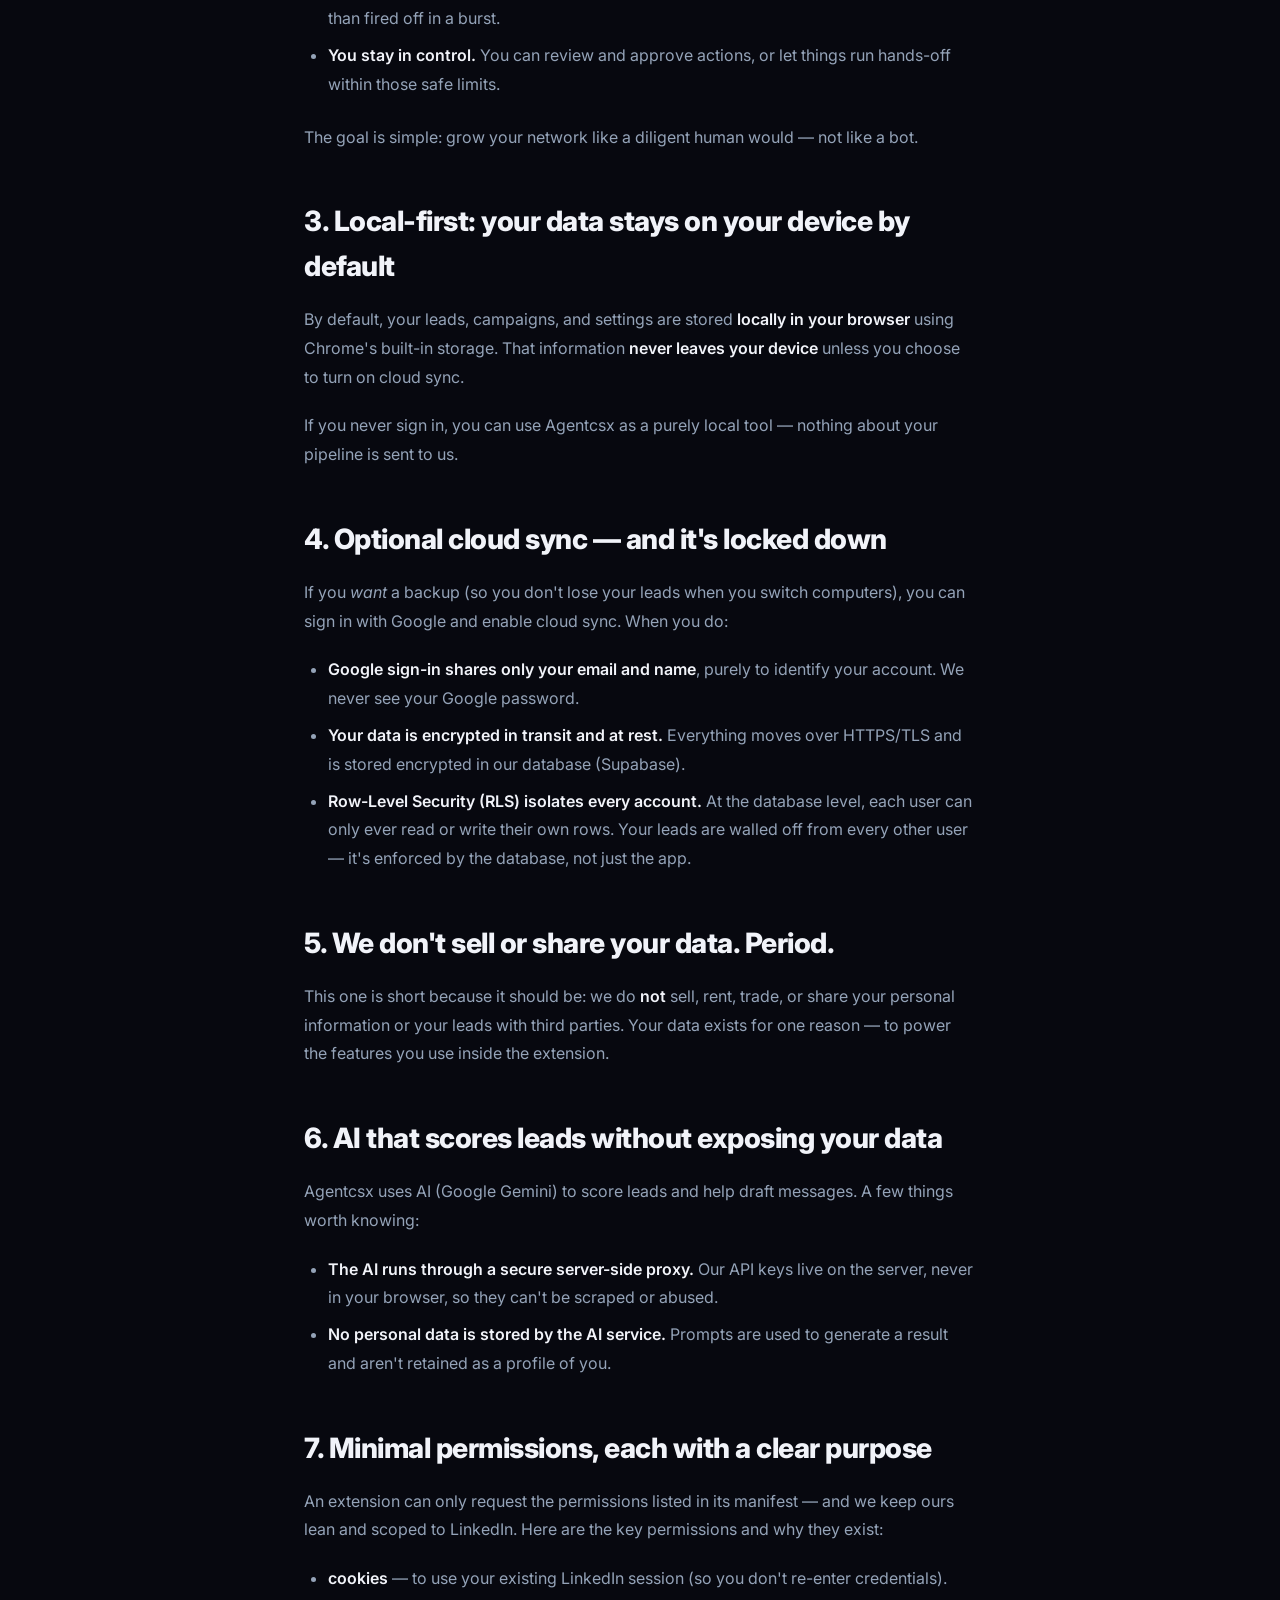
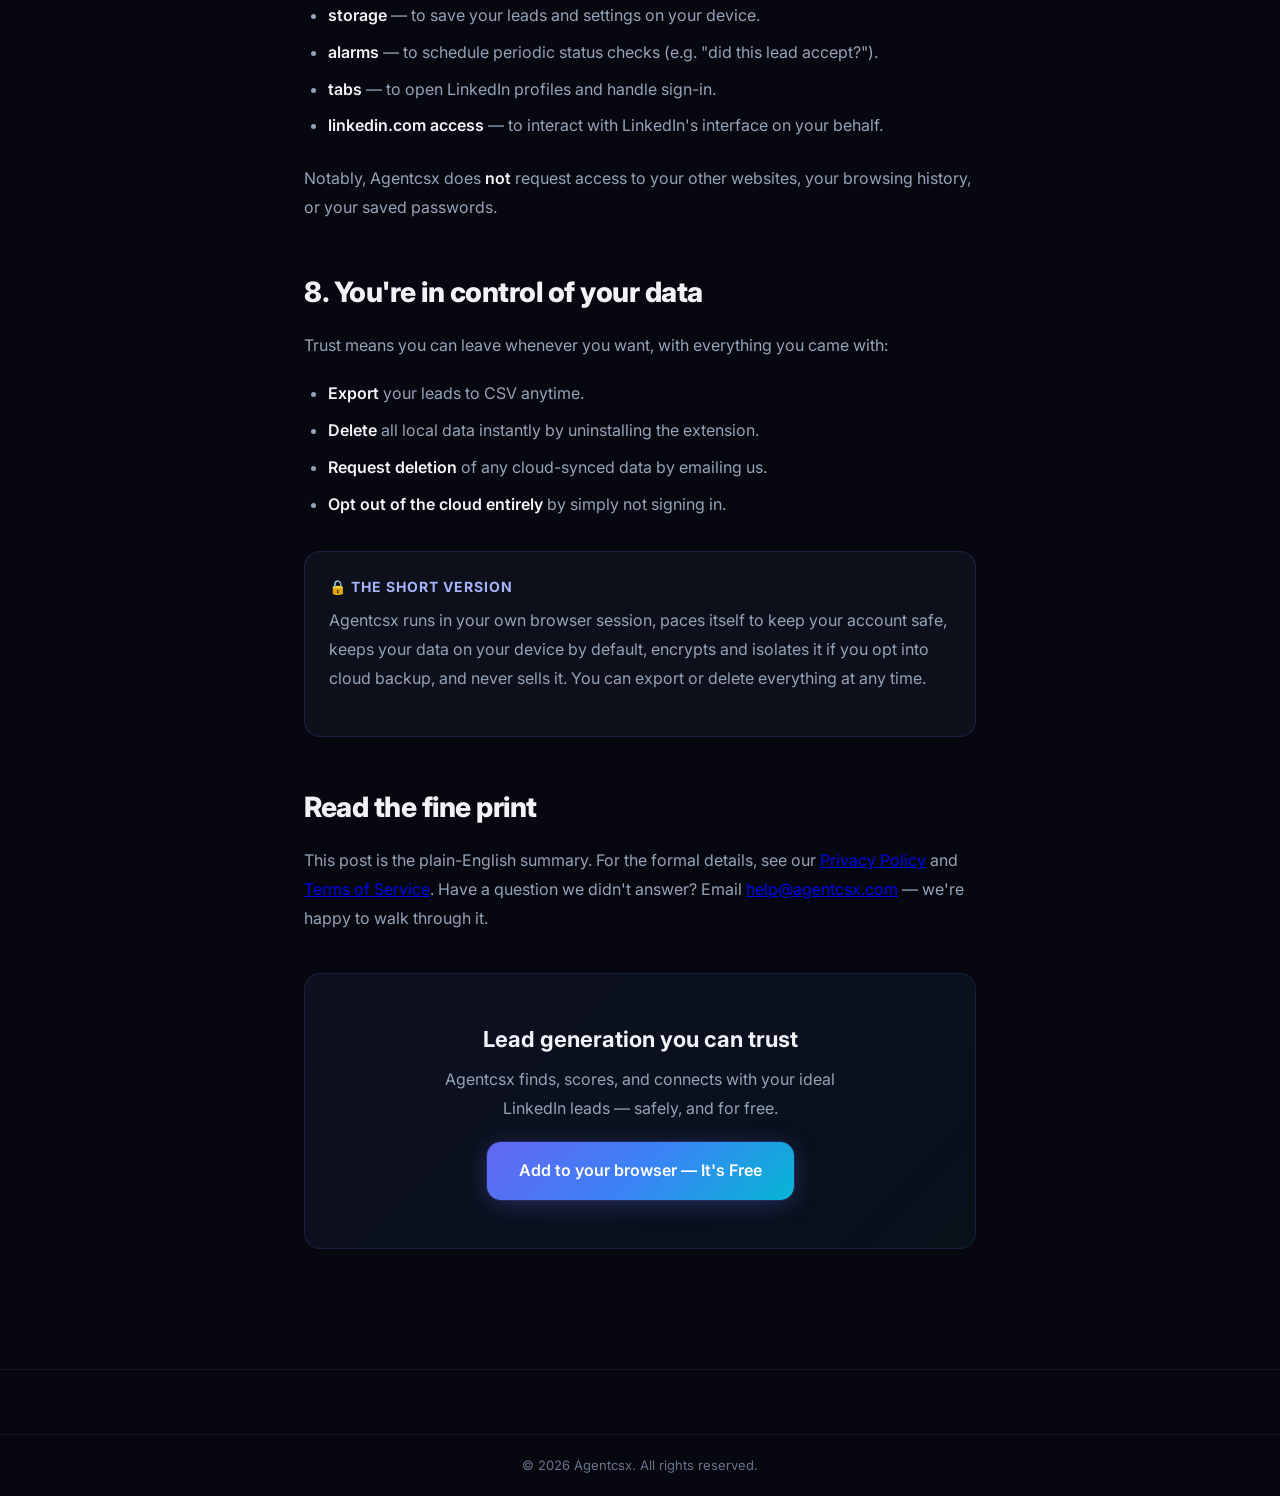
<file: blog/is-agentcsx-safe.html>
<!DOCTYPE html>
<html lang="en">
<head>
  <meta charset="UTF-8">
  <meta name="viewport" content="width=device-width, initial-scale=1.0">
  <title>Is Agentcsx Safe? How We Protect Your LinkedIn Account & Your Data — Agentcsx</title>
  <meta name="description" content="A plain-English look at how Agentcsx keeps your LinkedIn account safe and how we handle your data — your own session, local-first storage, optional encrypted cloud sync, Row-Level Security, and zero data selling.">
  <link rel="canonical" href="https://agentcsx.com/blog/is-agentcsx-safe.html">
  <meta property="og:title" content="Is Agentcsx Safe? How We Protect Your Account & Your Data">
  <meta property="og:description" content="A plain-English look at how Agentcsx keeps your LinkedIn account safe and how we handle your data — your own session, local-first storage, optional encrypted cloud sync, and zero data selling.">
  <meta property="og:type" content="article">
  <meta property="og:url" content="https://agentcsx.com/blog/is-agentcsx-safe.html">
  <meta property="og:image" content="https://agentcsx.com/assets/og-image.png">
  <meta name="twitter:card" content="summary_large_image">
  <meta name="twitter:title" content="Is Agentcsx Safe? How We Protect Your Account & Your Data">
  <meta name="twitter:description" content="How Agentcsx keeps your LinkedIn account safe and handles your data responsibly.">
  <script type="application/ld+json">
  {
    "@context": "https://schema.org",
    "@type": "BlogPosting",
    "headline": "Is Agentcsx Safe? How We Protect Your LinkedIn Account & Your Data",
    "description": "A plain-English look at how Agentcsx keeps your LinkedIn account safe and how we handle your data responsibly.",
    "datePublished": "2026-06-24",
    "author": { "@type": "Organization", "name": "Agentcsx" },
    "publisher": { "@type": "Organization", "name": "Agentcsx" },
    "url": "https://agentcsx.com/blog/is-agentcsx-safe.html"
  }
  </script>
  <link rel="icon" type="image/png" href="../assets/icon48.png">
  <link rel="preconnect" href="https://fonts.googleapis.com">
  <link rel="preconnect" href="https://fonts.gstatic.com" crossorigin>
  <link href="https://fonts.googleapis.com/css2?family=Inter:wght@300;400;500;600;700;800;900&display=swap" rel="stylesheet">
  <link rel="stylesheet" href="../style.css">
  <link rel="stylesheet" href="../blog.css">
</head>
<body>
  <nav class="navbar scrolled" id="navbar">
    <div class="nav-container">
      <a href="/" class="nav-logo">
        <img src="../assets/icon48.png" alt="Agentcsx logo" class="nav-logo-img">
        <span class="nav-logo-text">agent<span class="gradient-text">csx</span></span>
      </a>
      <div class="nav-links">
        <a href="/#features">Features</a>
        <a href="/blog/">Blog</a>
      </div>
      <a href="https://chromewebstore.google.com/search/agentcsx" target="_blank" rel="noopener" class="btn btn-nav">Add to your browser — Free</a>
    </div>
  </nav>

  <div class="container">
    <div class="blog-breadcrumb">
      <a href="/">Home</a> &rsaquo; <a href="/blog/">Blog</a> &rsaquo; Trust &amp; Safety
    </div>
    <div class="blog-header">
      <div class="blog-meta">
        <span>June 24, 2026</span>
        <span>&middot;</span>
        <span>7 min read</span>
      </div>
      <h1>Is Agentcsx Safe? How We Protect Your Account &amp; Your Data</h1>
    </div>
  </div>

  <article class="blog-body">

    <p>It's a fair question — and one we'd want answered before installing anything that touches our LinkedIn account. So let's answer it plainly. No vague "your security is important to us" filler. Here is <strong>exactly</strong> how Agentcsx works, what it can and can't see, and where your data lives.</p>

    <p>There are really two kinds of "safe" people mean when they ask about a tool like this:</p>
    <ul>
      <li><strong>Account safety</strong> — will this get my LinkedIn restricted or banned?</li>
      <li><strong>Data safety</strong> — what happens to my data, and who can see it?</li>
    </ul>
    <p>We'll cover both.</p>

    <h2>1. It runs in your own LinkedIn session — the same way you do</h2>
    <p>Agentcsx is a Chrome extension that works <strong>inside your own logged-in browser</strong>. It acts through your existing LinkedIn session — the same one you're already signed into — not from some remote server pretending to be you.</p>
    <p>That has two important consequences:</p>
    <ul>
      <li><strong>We never ask for your LinkedIn password.</strong> There's no LinkedIn login to hand over, because the extension simply uses the session you've already created in your browser.</li>
      <li><strong>There's no risky third-party server logging into your account.</strong> Many "cloud" automation tools log into LinkedIn from their own data centers — a pattern LinkedIn actively flags. Agentcsx doesn't do that. Activity comes from your real browser, on your real connection.</li>
    </ul>

    <h2>2. Human-paced automation that respects LinkedIn's limits</h2>
    <p>The fastest way to get an account restricted is to blast hundreds of connection requests in minutes. Agentcsx is built to avoid exactly that.</p>
    <ul>
      <li><strong>Daily &amp; weekly caps.</strong> Connection requests are capped well within LinkedIn's safe limits, and new accounts ramp up gradually instead of going full-speed on day one.</li>
      <li><strong>Randomized, human-like pacing.</strong> Requests are spaced out with natural delays rather than fired off in a burst.</li>
      <li><strong>You stay in control.</strong> You can review and approve actions, or let things run hands-off within those safe limits.</li>
    </ul>
    <p>The goal is simple: grow your network like a diligent human would — not like a bot.</p>

    <h2>3. Local-first: your data stays on your device by default</h2>
    <p>By default, your leads, campaigns, and settings are stored <strong>locally in your browser</strong> using Chrome's built-in storage. That information <strong>never leaves your device</strong> unless you choose to turn on cloud sync.</p>
    <p>If you never sign in, you can use Agentcsx as a purely local tool — nothing about your pipeline is sent to us.</p>

    <h2>4. Optional cloud sync — and it's locked down</h2>
    <p>If you <em>want</em> a backup (so you don't lose your leads when you switch computers), you can sign in with Google and enable cloud sync. When you do:</p>
    <ul>
      <li><strong>Google sign-in shares only your email and name</strong>, purely to identify your account. We never see your Google password.</li>
      <li><strong>Your data is encrypted in transit and at rest.</strong> Everything moves over HTTPS/TLS and is stored encrypted in our database (Supabase).</li>
      <li><strong>Row-Level Security (RLS) isolates every account.</strong> At the database level, each user can only ever read or write their own rows. Your leads are walled off from every other user — it's enforced by the database, not just the app.</li>
    </ul>

    <h2>5. We don't sell or share your data. Period.</h2>
    <p>This one is short because it should be: we do <strong>not</strong> sell, rent, trade, or share your personal information or your leads with third parties. Your data exists for one reason — to power the features you use inside the extension.</p>

    <h2>6. AI that scores leads without exposing your data</h2>
    <p>Agentcsx uses AI (Google Gemini) to score leads and help draft messages. A few things worth knowing:</p>
    <ul>
      <li><strong>The AI runs through a secure server-side proxy.</strong> Our API keys live on the server, never in your browser, so they can't be scraped or abused.</li>
      <li><strong>No personal data is stored by the AI service.</strong> Prompts are used to generate a result and aren't retained as a profile of you.</li>
    </ul>

    <h2>7. Minimal permissions, each with a clear purpose</h2>
    <p>An extension can only request the permissions listed in its manifest — and we keep ours lean and scoped to LinkedIn. Here are the key permissions and why they exist:</p>
    <ul>
      <li><strong>cookies</strong> — to use your existing LinkedIn session (so you don't re-enter credentials).</li>
      <li><strong>storage</strong> — to save your leads and settings on your device.</li>
      <li><strong>alarms</strong> — to schedule periodic status checks (e.g. "did this lead accept?").</li>
      <li><strong>tabs</strong> — to open LinkedIn profiles and handle sign-in.</li>
      <li><strong>linkedin.com access</strong> — to interact with LinkedIn's interface on your behalf.</li>
    </ul>
    <p>Notably, Agentcsx does <strong>not</strong> request access to your other websites, your browsing history, or your saved passwords.</p>

    <h2>8. You're in control of your data</h2>
    <p>Trust means you can leave whenever you want, with everything you came with:</p>
    <ul>
      <li><strong>Export</strong> your leads to CSV anytime.</li>
      <li><strong>Delete</strong> all local data instantly by uninstalling the extension.</li>
      <li><strong>Request deletion</strong> of any cloud-synced data by emailing us.</li>
      <li><strong>Opt out of the cloud entirely</strong> by simply not signing in.</li>
    </ul>

    <div class="callout">
      <div class="callout-title">&#128274; The short version</div>
      <p>Agentcsx runs in your own browser session, paces itself to keep your account safe, keeps your data on your device by default, encrypts and isolates it if you opt into cloud backup, and never sells it. You can export or delete everything at any time.</p>
    </div>

    <h2>Read the fine print</h2>
    <p>This post is the plain-English summary. For the formal details, see our <a href="/privacy.html">Privacy Policy</a> and <a href="/terms.html">Terms of Service</a>. Have a question we didn't answer? Email <a href="mailto:help@agentcsx.com">help@agentcsx.com</a> — we're happy to walk through it.</p>

    <div class="cta-inline">
      <h3>Lead generation you can trust</h3>
      <p>Agentcsx finds, scores, and connects with your ideal LinkedIn leads — safely, and for free.</p>
      <a href="https://chromewebstore.google.com/search/agentcsx" target="_blank" rel="noopener" class="btn btn-primary btn-lg">Add to your browser — It's Free</a>
    </div>
  </article>

  <footer class="footer">
    <div class="footer-bottom">
      <div class="container">
        <p>&copy; 2026 Agentcsx. All rights reserved.</p>
      </div>
    </div>
  </footer>

  <script>
    window.addEventListener('scroll', () => {
      document.getElementById('navbar').classList.toggle('scrolled', window.scrollY > 50);
    });
  </script>
</body>
</html>
</file>
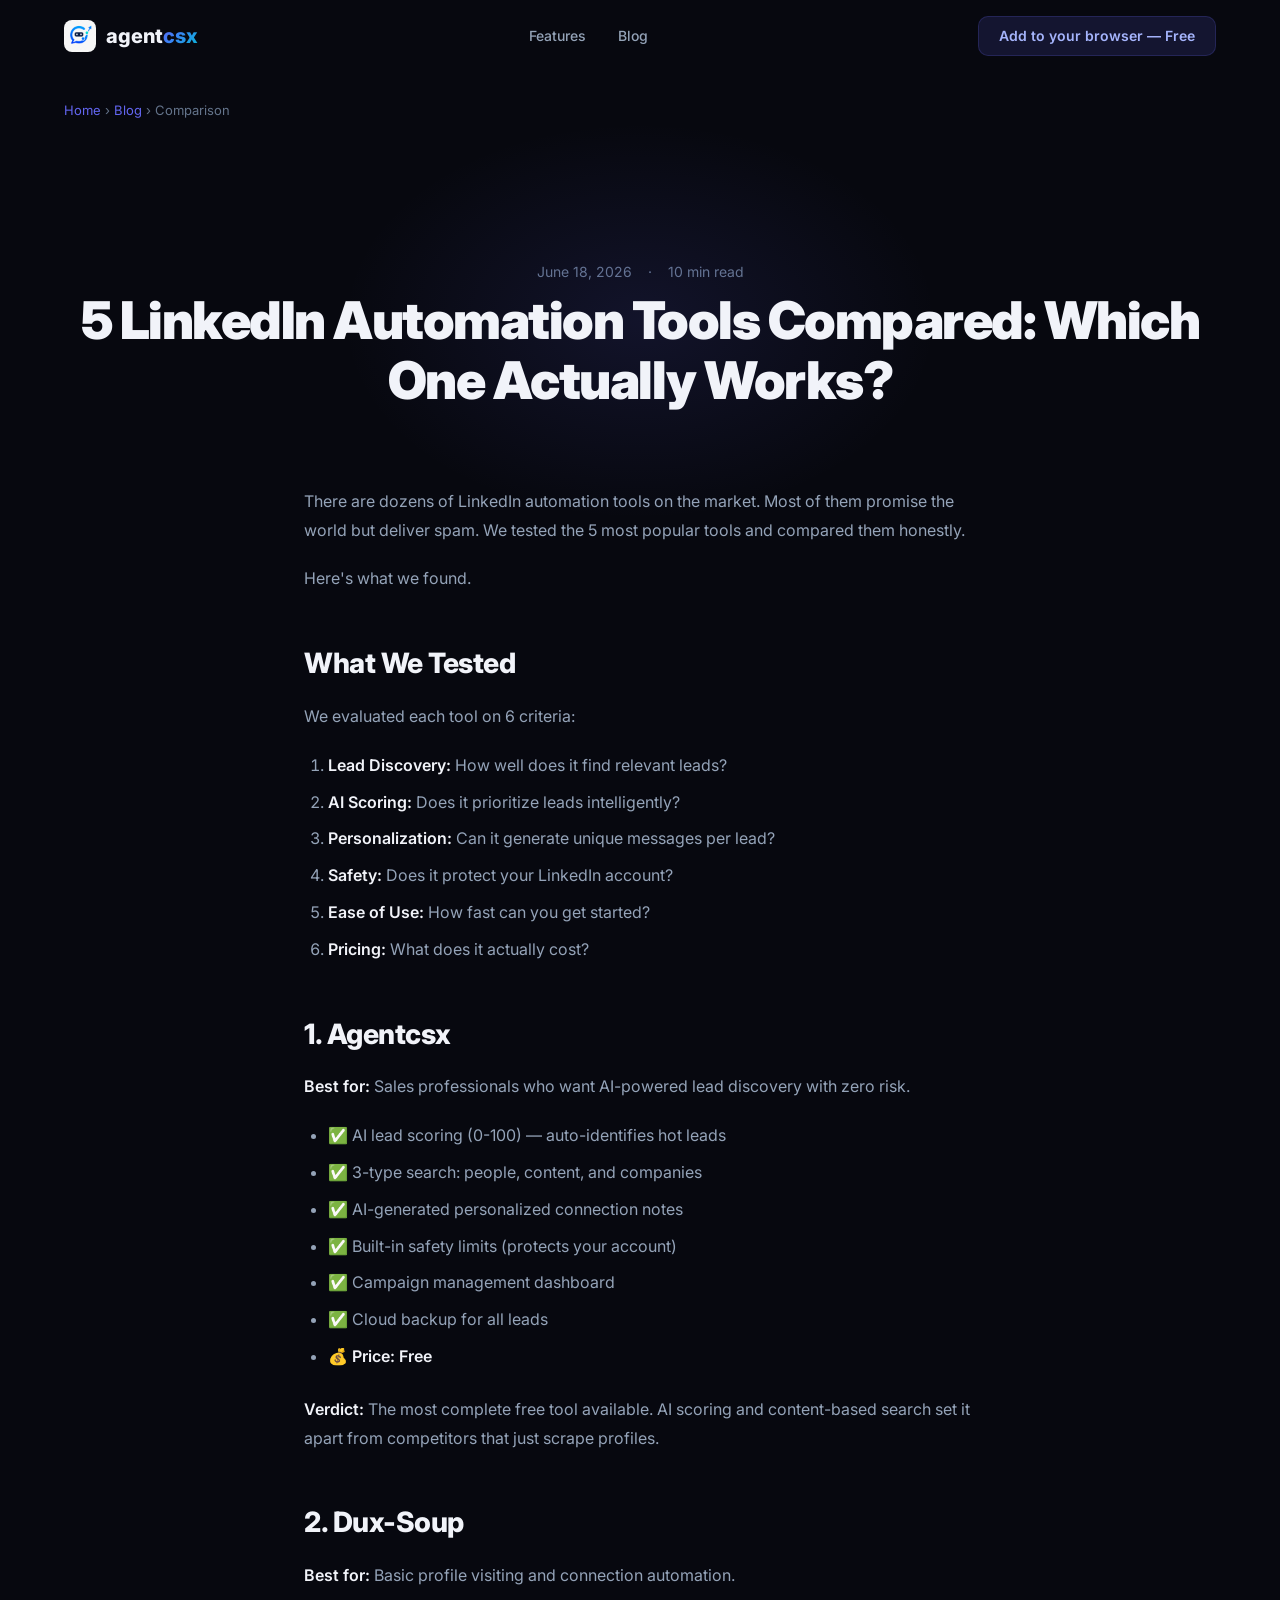
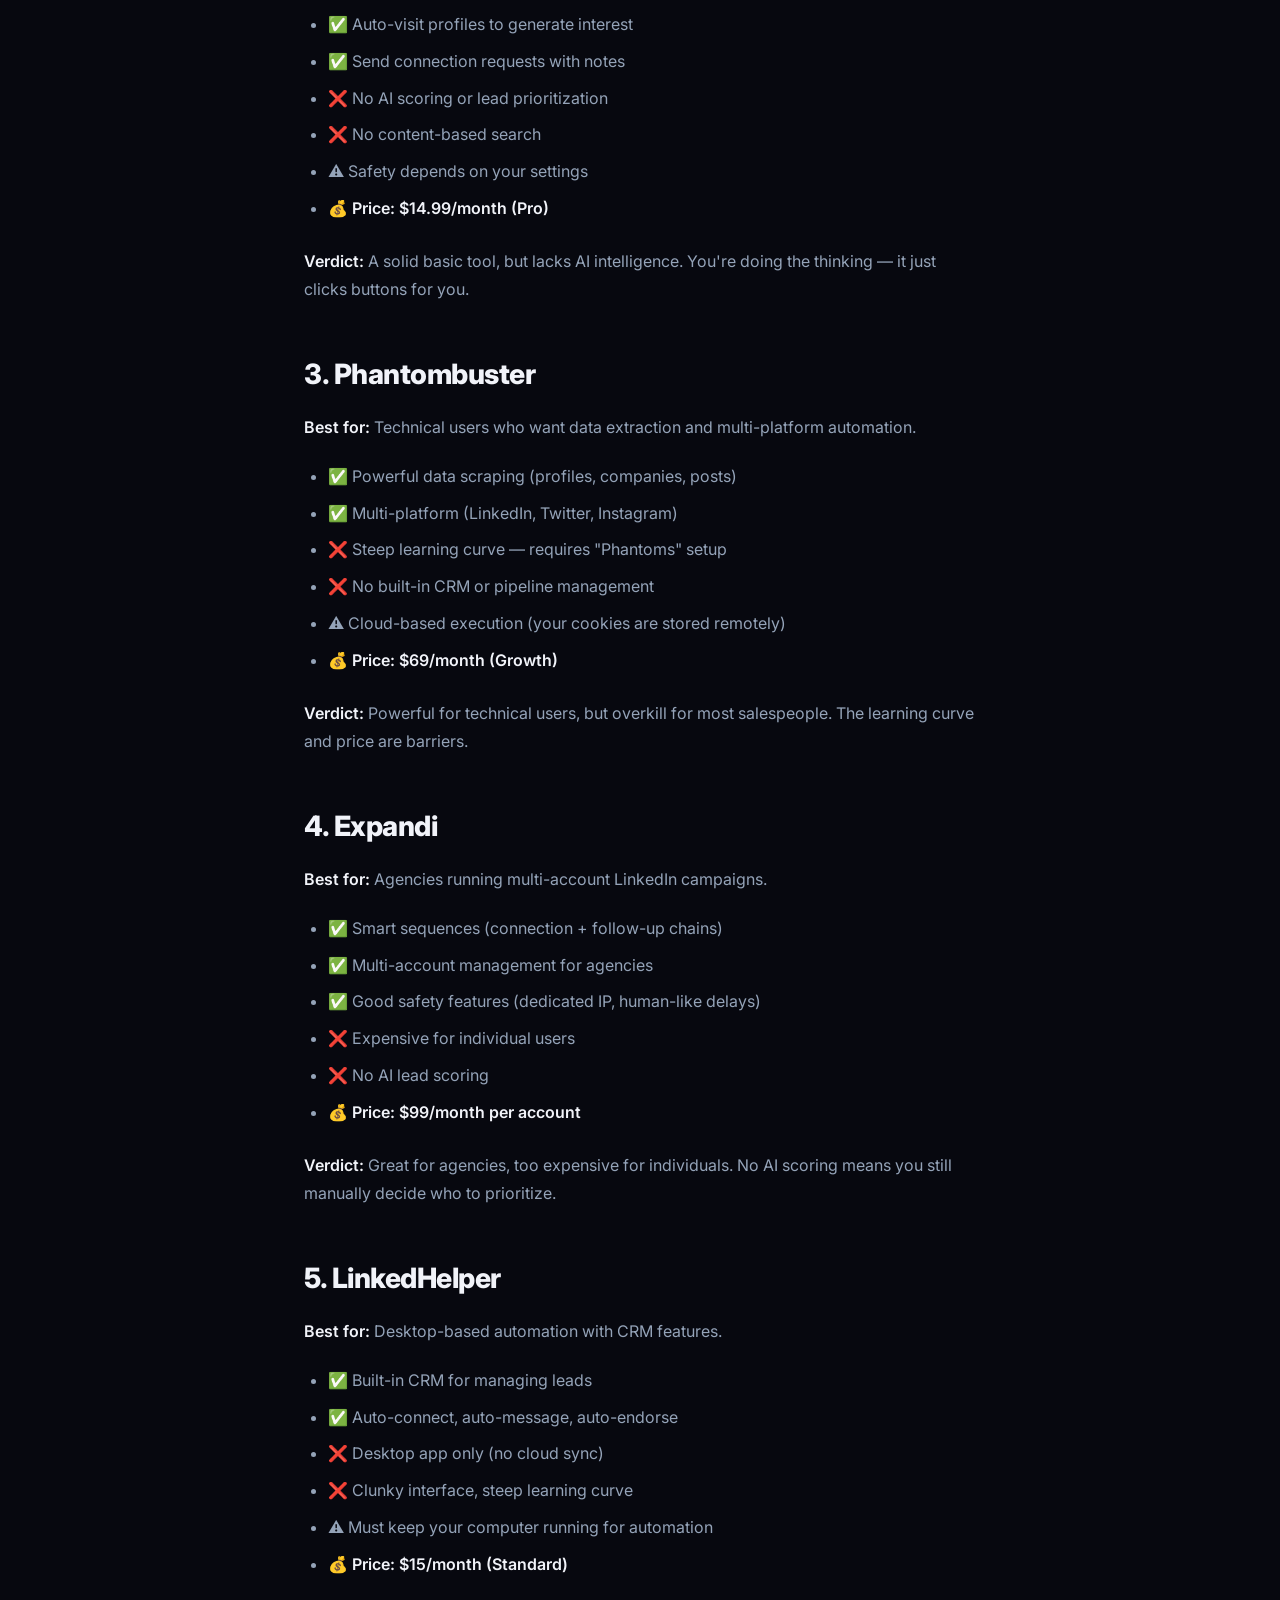
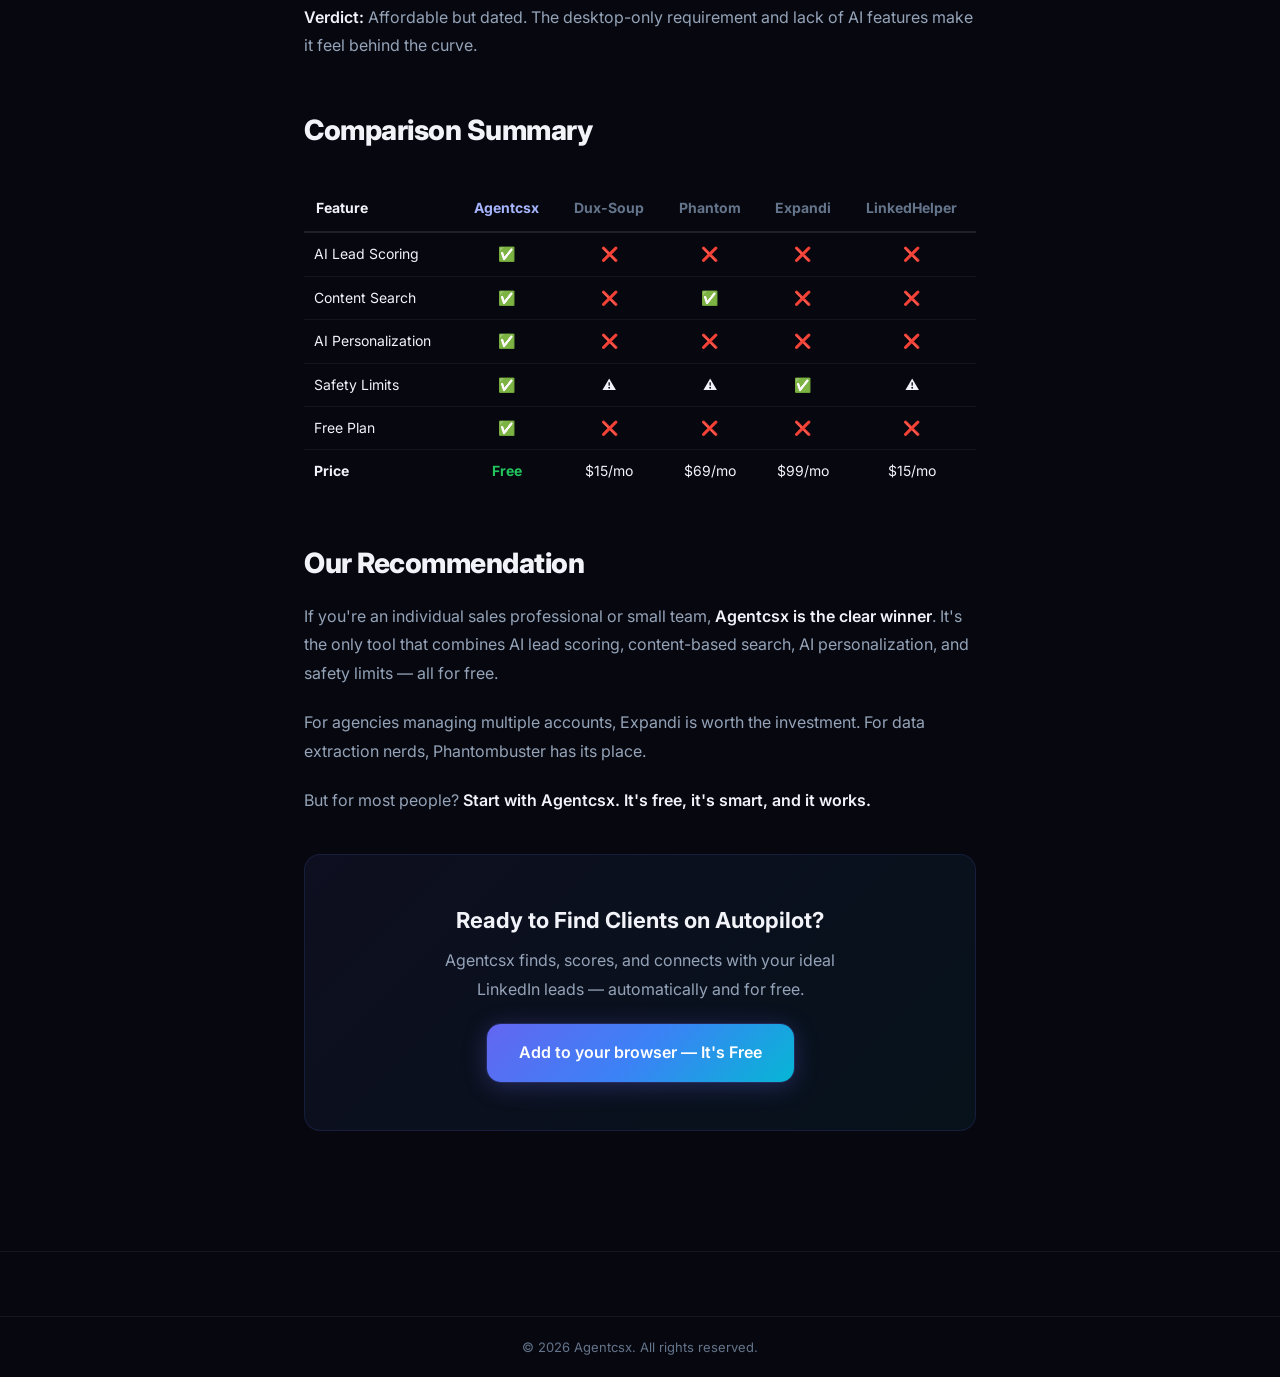
<file: blog/linkedin-automation-tools-compared.html>
<!DOCTYPE html>
<html lang="en">
<head>
  <meta charset="UTF-8">
  <meta name="viewport" content="width=device-width, initial-scale=1.0">
  <title>5 LinkedIn Automation Tools Compared: Which One Actually Works? — Agentcsx</title>
  <meta name="description" content="Honest comparison of 5 top LinkedIn automation tools in 2026: Agentcsx, Dux-Soup, Phantombuster, Expandi, and LinkedHelper. Features, pricing, safety, and real results.">
  <link rel="canonical" href="https://agentcsx.com/blog/linkedin-automation-tools-compared.html">
  <meta property="og:title" content="5 LinkedIn Automation Tools Compared (2026)">
  <meta property="og:description" content="Honest comparison of 5 top LinkedIn automation tools in 2026: Agentcsx, Dux-Soup, Phantombuster, Expandi, and LinkedHelper. Features, pricing, safety, and real results.">
  <meta property="og:type" content="article">
  <meta property="og:url" content="https://agentcsx.com/blog/linkedin-automation-tools-compared.html">
  <meta property="og:image" content="https://agentcsx.com/assets/og-image.png">
  <meta name="twitter:card" content="summary_large_image">
  <meta name="twitter:title" content="5 LinkedIn Automation Tools Compared (2026)">
  <meta name="twitter:description" content="Honest comparison of 5 top LinkedIn automation tools in 2026: Agentcsx, Dux-Soup, Phantombuster, Expandi, and LinkedHelper. Features, pricing, safety, and real results.">
  <script type="application/ld+json">
  {
    "@context": "https://schema.org",
    "@type": "BlogPosting",
    "headline": "5 LinkedIn Automation Tools Compared: Which One Actually Works?",
    "description": "Honest comparison of 5 top LinkedIn automation tools in 2026: Agentcsx, Dux-Soup, Phantombuster, Expandi, and LinkedHelper. Features, pricing, safety, and real results.",
    "datePublished": "2026-06-18",
    "author": { "@type": "Organization", "name": "Agentcsx" },
    "publisher": { "@type": "Organization", "name": "Agentcsx" },
    "url": "https://agentcsx.com/blog/linkedin-automation-tools-compared.html"
  }
  </script>
  <link rel="icon" type="image/png" href="../assets/icon48.png">
  <link rel="preconnect" href="https://fonts.googleapis.com">
  <link rel="preconnect" href="https://fonts.gstatic.com" crossorigin>
  <link href="https://fonts.googleapis.com/css2?family=Inter:wght@300;400;500;600;700;800;900&display=swap" rel="stylesheet">
  <link rel="stylesheet" href="../style.css">
  <link rel="stylesheet" href="../blog.css">
</head>
<body>
  <nav class="navbar scrolled" id="navbar">
    <div class="nav-container">
      <a href="/" class="nav-logo">
        <img src="../assets/icon48.png" alt="Agentcsx logo" class="nav-logo-img">
        <span class="nav-logo-text">agent<span class="gradient-text">csx</span></span>
      </a>
      <div class="nav-links">
        <a href="/#features">Features</a>
        <a href="/blog/">Blog</a>
      </div>
      <a href="https://chromewebstore.google.com/search/agentcsx" target="_blank" rel="noopener" class="btn btn-nav">Add to your browser — Free</a>
    </div>
  </nav>

  <div class="container">
    <div class="blog-breadcrumb">
      <a href="/">Home</a> &rsaquo; <a href="/blog/">Blog</a> &rsaquo; Comparison
    </div>
    <div class="blog-header">
      <div class="blog-meta">
        <span>June 18, 2026</span>
        <span>&middot;</span>
        <span>10 min read</span>
      </div>
      <h1>5 LinkedIn Automation Tools Compared: Which One Actually Works?</h1>
    </div>
  </div>

  <article class="blog-body">

    <p>There are dozens of LinkedIn automation tools on the market. Most of them promise the world but deliver spam. We tested the 5 most popular tools and compared them honestly.</p>

    <p>Here's what we found.</p>

    <h2>What We Tested</h2>

    <p>We evaluated each tool on 6 criteria:</p>
    <ol>
      <li><strong>Lead Discovery:</strong> How well does it find relevant leads?</li>
      <li><strong>AI Scoring:</strong> Does it prioritize leads intelligently?</li>
      <li><strong>Personalization:</strong> Can it generate unique messages per lead?</li>
      <li><strong>Safety:</strong> Does it protect your LinkedIn account?</li>
      <li><strong>Ease of Use:</strong> How fast can you get started?</li>
      <li><strong>Pricing:</strong> What does it actually cost?</li>
    </ol>

    <h2>1. Agentcsx</h2>

    <p><strong>Best for:</strong> Sales professionals who want AI-powered lead discovery with zero risk.</p>

    <ul>
      <li>&#9989; AI lead scoring (0-100) — auto-identifies hot leads</li>
      <li>&#9989; 3-type search: people, content, and companies</li>
      <li>&#9989; AI-generated personalized connection notes</li>
      <li>&#9989; Built-in safety limits (protects your account)</li>
      <li>&#9989; Campaign management dashboard</li>
      <li>&#9989; Cloud backup for all leads</li>
      <li>&#128176; <strong>Price: Free</strong></li>
    </ul>

    <p><strong>Verdict:</strong> The most complete free tool available. AI scoring and content-based search set it apart from competitors that just scrape profiles.</p>

    <h2>2. Dux-Soup</h2>

    <p><strong>Best for:</strong> Basic profile visiting and connection automation.</p>

    <ul>
      <li>&#9989; Auto-visit profiles to generate interest</li>
      <li>&#9989; Send connection requests with notes</li>
      <li>&#10060; No AI scoring or lead prioritization</li>
      <li>&#10060; No content-based search</li>
      <li>&#9888; Safety depends on your settings</li>
      <li>&#128176; <strong>Price: $14.99/month (Pro)</strong></li>
    </ul>

    <p><strong>Verdict:</strong> A solid basic tool, but lacks AI intelligence. You're doing the thinking — it just clicks buttons for you.</p>

    <h2>3. Phantombuster</h2>

    <p><strong>Best for:</strong> Technical users who want data extraction and multi-platform automation.</p>

    <ul>
      <li>&#9989; Powerful data scraping (profiles, companies, posts)</li>
      <li>&#9989; Multi-platform (LinkedIn, Twitter, Instagram)</li>
      <li>&#10060; Steep learning curve — requires "Phantoms" setup</li>
      <li>&#10060; No built-in CRM or pipeline management</li>
      <li>&#9888; Cloud-based execution (your cookies are stored remotely)</li>
      <li>&#128176; <strong>Price: $69/month (Growth)</strong></li>
    </ul>

    <p><strong>Verdict:</strong> Powerful for technical users, but overkill for most salespeople. The learning curve and price are barriers.</p>

    <h2>4. Expandi</h2>

    <p><strong>Best for:</strong> Agencies running multi-account LinkedIn campaigns.</p>

    <ul>
      <li>&#9989; Smart sequences (connection + follow-up chains)</li>
      <li>&#9989; Multi-account management for agencies</li>
      <li>&#9989; Good safety features (dedicated IP, human-like delays)</li>
      <li>&#10060; Expensive for individual users</li>
      <li>&#10060; No AI lead scoring</li>
      <li>&#128176; <strong>Price: $99/month per account</strong></li>
    </ul>

    <p><strong>Verdict:</strong> Great for agencies, too expensive for individuals. No AI scoring means you still manually decide who to prioritize.</p>

    <h2>5. LinkedHelper</h2>

    <p><strong>Best for:</strong> Desktop-based automation with CRM features.</p>

    <ul>
      <li>&#9989; Built-in CRM for managing leads</li>
      <li>&#9989; Auto-connect, auto-message, auto-endorse</li>
      <li>&#10060; Desktop app only (no cloud sync)</li>
      <li>&#10060; Clunky interface, steep learning curve</li>
      <li>&#9888; Must keep your computer running for automation</li>
      <li>&#128176; <strong>Price: $15/month (Standard)</strong></li>
    </ul>

    <p><strong>Verdict:</strong> Affordable but dated. The desktop-only requirement and lack of AI features make it feel behind the curve.</p>

    <h2>Comparison Summary</h2>

    <table style="width:100%;border-collapse:collapse;margin:32px 0;font-size:14px;">
      <tr style="border-bottom:2px solid rgba(255,255,255,0.1);">
        <th style="text-align:left;padding:12px;color:var(--text-primary);">Feature</th>
        <th style="padding:12px;color:#a5b4fc;">Agentcsx</th>
        <th style="padding:12px;color:var(--text-muted);">Dux-Soup</th>
        <th style="padding:12px;color:var(--text-muted);">Phantom</th>
        <th style="padding:12px;color:var(--text-muted);">Expandi</th>
        <th style="padding:12px;color:var(--text-muted);">LinkedHelper</th>
      </tr>
      <tr style="border-bottom:1px solid rgba(255,255,255,0.05);">
        <td style="padding:10px;">AI Lead Scoring</td><td style="text-align:center;">&#9989;</td><td style="text-align:center;">&#10060;</td><td style="text-align:center;">&#10060;</td><td style="text-align:center;">&#10060;</td><td style="text-align:center;">&#10060;</td>
      </tr>
      <tr style="border-bottom:1px solid rgba(255,255,255,0.05);">
        <td style="padding:10px;">Content Search</td><td style="text-align:center;">&#9989;</td><td style="text-align:center;">&#10060;</td><td style="text-align:center;">&#9989;</td><td style="text-align:center;">&#10060;</td><td style="text-align:center;">&#10060;</td>
      </tr>
      <tr style="border-bottom:1px solid rgba(255,255,255,0.05);">
        <td style="padding:10px;">AI Personalization</td><td style="text-align:center;">&#9989;</td><td style="text-align:center;">&#10060;</td><td style="text-align:center;">&#10060;</td><td style="text-align:center;">&#10060;</td><td style="text-align:center;">&#10060;</td>
      </tr>
      <tr style="border-bottom:1px solid rgba(255,255,255,0.05);">
        <td style="padding:10px;">Safety Limits</td><td style="text-align:center;">&#9989;</td><td style="text-align:center;">&#9888;</td><td style="text-align:center;">&#9888;</td><td style="text-align:center;">&#9989;</td><td style="text-align:center;">&#9888;</td>
      </tr>
      <tr style="border-bottom:1px solid rgba(255,255,255,0.05);">
        <td style="padding:10px;">Free Plan</td><td style="text-align:center;">&#9989;</td><td style="text-align:center;">&#10060;</td><td style="text-align:center;">&#10060;</td><td style="text-align:center;">&#10060;</td><td style="text-align:center;">&#10060;</td>
      </tr>
      <tr>
        <td style="padding:10px;font-weight:700;">Price</td><td style="text-align:center;color:#22c55e;font-weight:700;">Free</td><td style="text-align:center;">$15/mo</td><td style="text-align:center;">$69/mo</td><td style="text-align:center;">$99/mo</td><td style="text-align:center;">$15/mo</td>
      </tr>
    </table>

    <h2>Our Recommendation</h2>

    <p>If you're an individual sales professional or small team, <strong>Agentcsx is the clear winner</strong>. It's the only tool that combines AI lead scoring, content-based search, AI personalization, and safety limits — all for free.</p>

    <p>For agencies managing multiple accounts, Expandi is worth the investment. For data extraction nerds, Phantombuster has its place.</p>

    <p>But for most people? <strong>Start with Agentcsx. It's free, it's smart, and it works.</strong></p>
  
    <div class="cta-inline">
      <h3>Ready to Find Clients on Autopilot?</h3>
      <p>Agentcsx finds, scores, and connects with your ideal LinkedIn leads — automatically and for free.</p>
      <a href="https://chromewebstore.google.com/search/agentcsx" target="_blank" rel="noopener" class="btn btn-primary btn-lg">Add to your browser — It's Free</a>
    </div>
  </article>

  <footer class="footer">
    <div class="footer-bottom">
      <div class="container">
        <p>&copy; 2026 Agentcsx. All rights reserved.</p>
      </div>
    </div>
  </footer>

  <script>
    window.addEventListener('scroll', () => {
      document.getElementById('navbar').classList.toggle('scrolled', window.scrollY > 50);
    });
  </script>
</body>
</html>
</file>
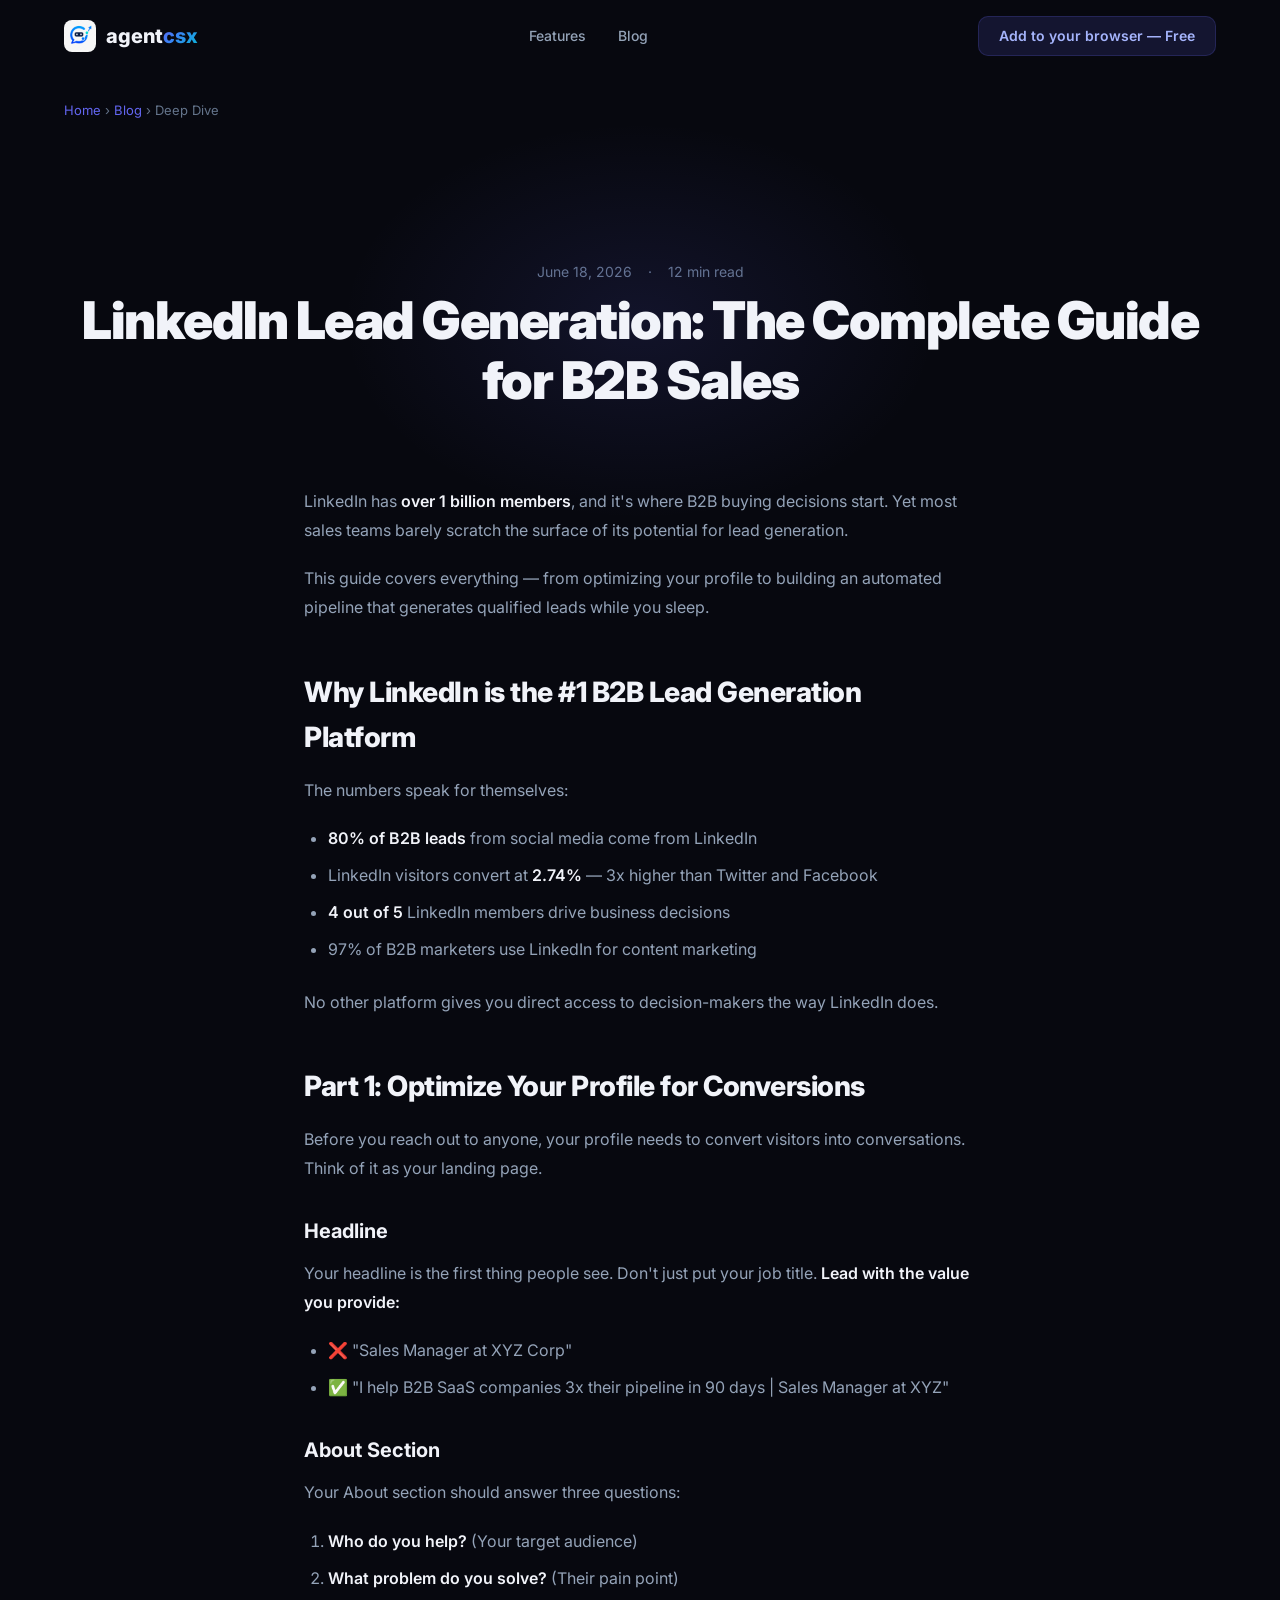
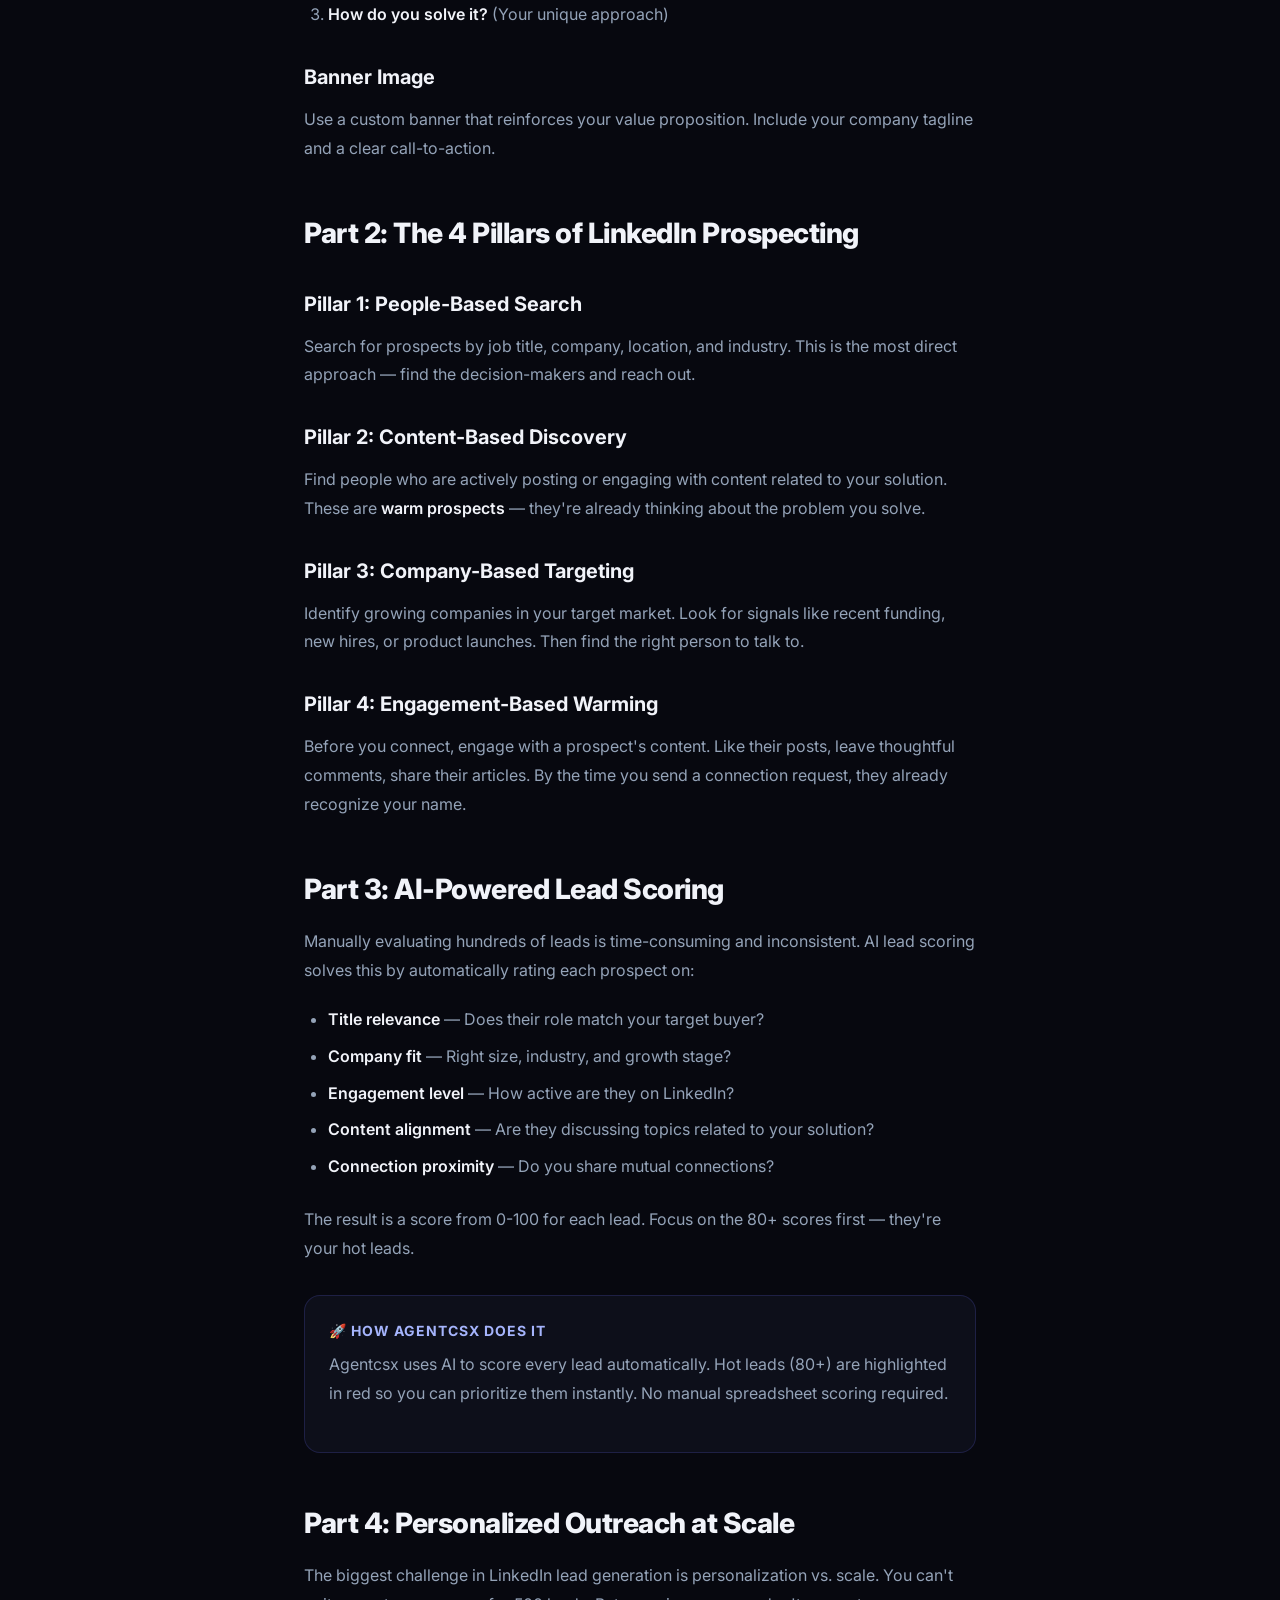
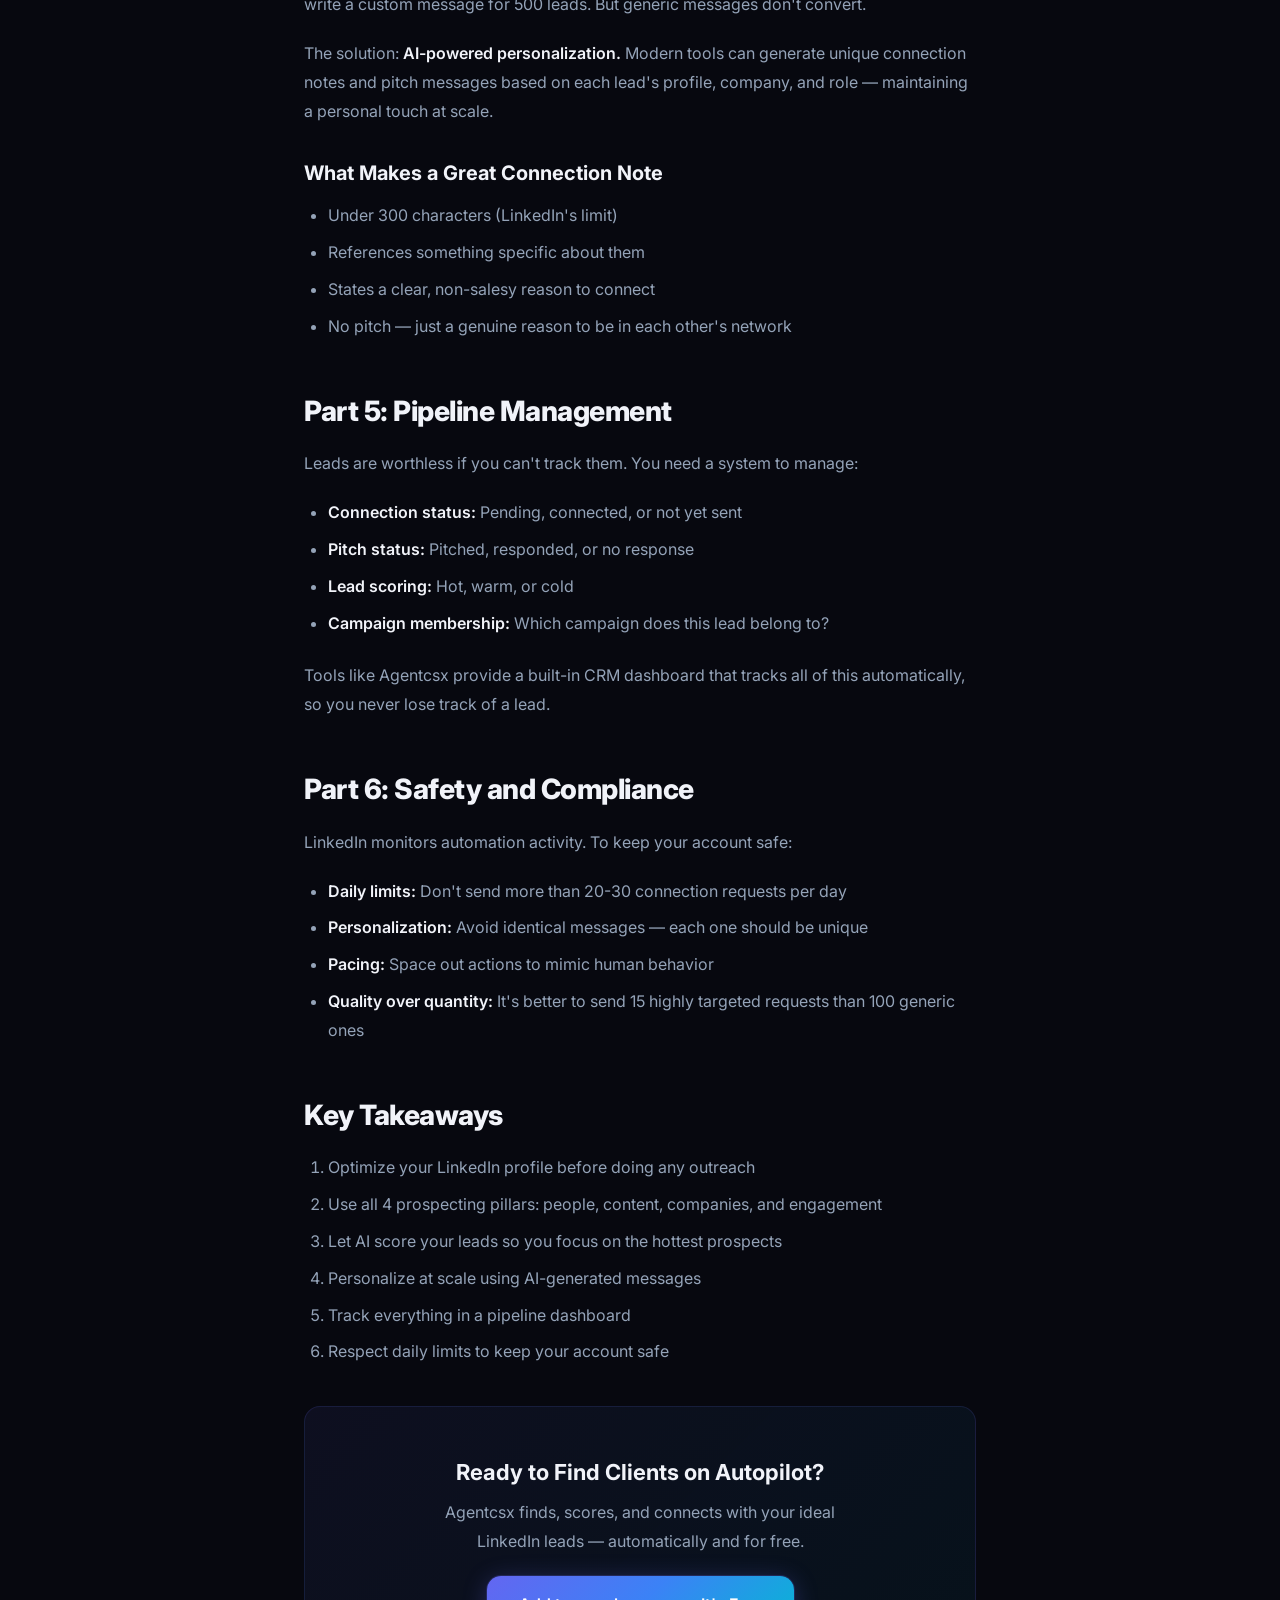
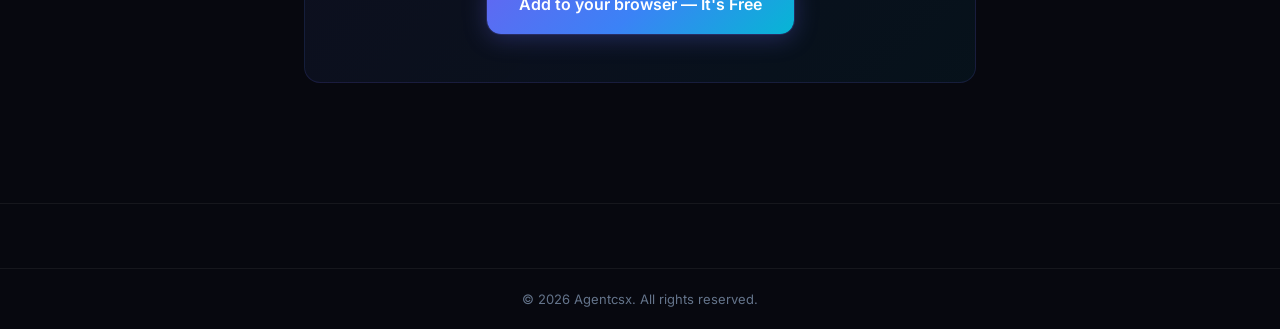
<file: blog/linkedin-lead-generation-guide.html>
<!DOCTYPE html>
<html lang="en">
<head>
  <meta charset="UTF-8">
  <meta name="viewport" content="width=device-width, initial-scale=1.0">
  <title>LinkedIn Lead Generation: The Complete Guide for B2B Sales — Agentcsx</title>
  <meta name="description" content="The ultimate guide to LinkedIn lead generation for B2B sales teams. Learn profile optimization, prospecting strategies, AI tools, and conversion tactics that work in 2026.">
  <link rel="canonical" href="https://agentcsx.com/blog/linkedin-lead-generation-guide.html">
  <meta property="og:title" content="LinkedIn Lead Generation: Complete B2B Guide 2026">
  <meta property="og:description" content="The ultimate guide to LinkedIn lead generation for B2B sales teams. Learn profile optimization, prospecting strategies, AI tools, and conversion tactics that work in 2026.">
  <meta property="og:type" content="article">
  <meta property="og:url" content="https://agentcsx.com/blog/linkedin-lead-generation-guide.html">
  <meta property="og:image" content="https://agentcsx.com/assets/og-image.png">
  <meta name="twitter:card" content="summary_large_image">
  <meta name="twitter:title" content="LinkedIn Lead Generation: Complete B2B Guide 2026">
  <meta name="twitter:description" content="The ultimate guide to LinkedIn lead generation for B2B sales teams. Learn profile optimization, prospecting strategies, AI tools, and conversion tactics that work in 2026.">
  <script type="application/ld+json">
  {
    "@context": "https://schema.org",
    "@type": "BlogPosting",
    "headline": "LinkedIn Lead Generation: The Complete Guide for B2B Sales",
    "description": "The ultimate guide to LinkedIn lead generation for B2B sales teams. Learn profile optimization, prospecting strategies, AI tools, and conversion tactics that work in 2026.",
    "datePublished": "2026-06-18",
    "author": { "@type": "Organization", "name": "Agentcsx" },
    "publisher": { "@type": "Organization", "name": "Agentcsx" },
    "url": "https://agentcsx.com/blog/linkedin-lead-generation-guide.html"
  }
  </script>
  <link rel="icon" type="image/png" href="../assets/icon48.png">
  <link rel="preconnect" href="https://fonts.googleapis.com">
  <link rel="preconnect" href="https://fonts.gstatic.com" crossorigin>
  <link href="https://fonts.googleapis.com/css2?family=Inter:wght@300;400;500;600;700;800;900&display=swap" rel="stylesheet">
  <link rel="stylesheet" href="../style.css">
  <link rel="stylesheet" href="../blog.css">
</head>
<body>
  <nav class="navbar scrolled" id="navbar">
    <div class="nav-container">
      <a href="/" class="nav-logo">
        <img src="../assets/icon48.png" alt="Agentcsx logo" class="nav-logo-img">
        <span class="nav-logo-text">agent<span class="gradient-text">csx</span></span>
      </a>
      <div class="nav-links">
        <a href="/#features">Features</a>
        <a href="/blog/">Blog</a>
      </div>
      <a href="https://chromewebstore.google.com/search/agentcsx" target="_blank" rel="noopener" class="btn btn-nav">Add to your browser — Free</a>
    </div>
  </nav>

  <div class="container">
    <div class="blog-breadcrumb">
      <a href="/">Home</a> &rsaquo; <a href="/blog/">Blog</a> &rsaquo; Deep Dive
    </div>
    <div class="blog-header">
      <div class="blog-meta">
        <span>June 18, 2026</span>
        <span>&middot;</span>
        <span>12 min read</span>
      </div>
      <h1>LinkedIn Lead Generation: The Complete Guide for B2B Sales</h1>
    </div>
  </div>

  <article class="blog-body">

    <p>LinkedIn has <strong>over 1 billion members</strong>, and it's where B2B buying decisions start. Yet most sales teams barely scratch the surface of its potential for lead generation.</p>

    <p>This guide covers everything — from optimizing your profile to building an automated pipeline that generates qualified leads while you sleep.</p>

    <h2>Why LinkedIn is the #1 B2B Lead Generation Platform</h2>

    <p>The numbers speak for themselves:</p>
    <ul>
      <li><strong>80% of B2B leads</strong> from social media come from LinkedIn</li>
      <li>LinkedIn visitors convert at <strong>2.74%</strong> — 3x higher than Twitter and Facebook</li>
      <li><strong>4 out of 5</strong> LinkedIn members drive business decisions</li>
      <li>97% of B2B marketers use LinkedIn for content marketing</li>
    </ul>

    <p>No other platform gives you direct access to decision-makers the way LinkedIn does.</p>

    <h2>Part 1: Optimize Your Profile for Conversions</h2>

    <p>Before you reach out to anyone, your profile needs to convert visitors into conversations. Think of it as your landing page.</p>

    <h3>Headline</h3>
    <p>Your headline is the first thing people see. Don't just put your job title. <strong>Lead with the value you provide:</strong></p>
    <ul>
      <li>&#10060; "Sales Manager at XYZ Corp"</li>
      <li>&#9989; "I help B2B SaaS companies 3x their pipeline in 90 days | Sales Manager at XYZ"</li>
    </ul>

    <h3>About Section</h3>
    <p>Your About section should answer three questions:</p>
    <ol>
      <li><strong>Who do you help?</strong> (Your target audience)</li>
      <li><strong>What problem do you solve?</strong> (Their pain point)</li>
      <li><strong>How do you solve it?</strong> (Your unique approach)</li>
    </ol>

    <h3>Banner Image</h3>
    <p>Use a custom banner that reinforces your value proposition. Include your company tagline and a clear call-to-action.</p>

    <h2>Part 2: The 4 Pillars of LinkedIn Prospecting</h2>

    <h3>Pillar 1: People-Based Search</h3>
    <p>Search for prospects by job title, company, location, and industry. This is the most direct approach — find the decision-makers and reach out.</p>

    <h3>Pillar 2: Content-Based Discovery</h3>
    <p>Find people who are actively posting or engaging with content related to your solution. These are <strong>warm prospects</strong> — they're already thinking about the problem you solve.</p>

    <h3>Pillar 3: Company-Based Targeting</h3>
    <p>Identify growing companies in your target market. Look for signals like recent funding, new hires, or product launches. Then find the right person to talk to.</p>

    <h3>Pillar 4: Engagement-Based Warming</h3>
    <p>Before you connect, engage with a prospect's content. Like their posts, leave thoughtful comments, share their articles. By the time you send a connection request, they already recognize your name.</p>

    <h2>Part 3: AI-Powered Lead Scoring</h2>

    <p>Manually evaluating hundreds of leads is time-consuming and inconsistent. AI lead scoring solves this by automatically rating each prospect on:</p>

    <ul>
      <li><strong>Title relevance</strong> — Does their role match your target buyer?</li>
      <li><strong>Company fit</strong> — Right size, industry, and growth stage?</li>
      <li><strong>Engagement level</strong> — How active are they on LinkedIn?</li>
      <li><strong>Content alignment</strong> — Are they discussing topics related to your solution?</li>
      <li><strong>Connection proximity</strong> — Do you share mutual connections?</li>
    </ul>

    <p>The result is a score from 0-100 for each lead. Focus on the 80+ scores first — they're your hot leads.</p>

    <div class="callout">
      <div class="callout-title">&#128640; How Agentcsx Does It</div>
      <p>Agentcsx uses AI to score every lead automatically. Hot leads (80+) are highlighted in red so you can prioritize them instantly. No manual spreadsheet scoring required.</p>
    </div>

    <h2>Part 4: Personalized Outreach at Scale</h2>

    <p>The biggest challenge in LinkedIn lead generation is personalization vs. scale. You can't write a custom message for 500 leads. But generic messages don't convert.</p>

    <p>The solution: <strong>AI-powered personalization.</strong> Modern tools can generate unique connection notes and pitch messages based on each lead's profile, company, and role — maintaining a personal touch at scale.</p>

    <h3>What Makes a Great Connection Note</h3>
    <ul>
      <li>Under 300 characters (LinkedIn's limit)</li>
      <li>References something specific about them</li>
      <li>States a clear, non-salesy reason to connect</li>
      <li>No pitch — just a genuine reason to be in each other's network</li>
    </ul>

    <h2>Part 5: Pipeline Management</h2>

    <p>Leads are worthless if you can't track them. You need a system to manage:</p>
    <ul>
      <li><strong>Connection status:</strong> Pending, connected, or not yet sent</li>
      <li><strong>Pitch status:</strong> Pitched, responded, or no response</li>
      <li><strong>Lead scoring:</strong> Hot, warm, or cold</li>
      <li><strong>Campaign membership:</strong> Which campaign does this lead belong to?</li>
    </ul>

    <p>Tools like Agentcsx provide a built-in CRM dashboard that tracks all of this automatically, so you never lose track of a lead.</p>

    <h2>Part 6: Safety and Compliance</h2>

    <p>LinkedIn monitors automation activity. To keep your account safe:</p>
    <ul>
      <li><strong>Daily limits:</strong> Don't send more than 20-30 connection requests per day</li>
      <li><strong>Personalization:</strong> Avoid identical messages — each one should be unique</li>
      <li><strong>Pacing:</strong> Space out actions to mimic human behavior</li>
      <li><strong>Quality over quantity:</strong> It's better to send 15 highly targeted requests than 100 generic ones</li>
    </ul>

    <h2>Key Takeaways</h2>

    <ol>
      <li>Optimize your LinkedIn profile before doing any outreach</li>
      <li>Use all 4 prospecting pillars: people, content, companies, and engagement</li>
      <li>Let AI score your leads so you focus on the hottest prospects</li>
      <li>Personalize at scale using AI-generated messages</li>
      <li>Track everything in a pipeline dashboard</li>
      <li>Respect daily limits to keep your account safe</li>
    </ol>
  
    <div class="cta-inline">
      <h3>Ready to Find Clients on Autopilot?</h3>
      <p>Agentcsx finds, scores, and connects with your ideal LinkedIn leads — automatically and for free.</p>
      <a href="https://chromewebstore.google.com/search/agentcsx" target="_blank" rel="noopener" class="btn btn-primary btn-lg">Add to your browser — It's Free</a>
    </div>
  </article>

  <footer class="footer">
    <div class="footer-bottom">
      <div class="container">
        <p>&copy; 2026 Agentcsx. All rights reserved.</p>
      </div>
    </div>
  </footer>

  <script>
    window.addEventListener('scroll', () => {
      document.getElementById('navbar').classList.toggle('scrolled', window.scrollY > 50);
    });
  </script>
</body>
</html>
</file>
<file: style.css>
/* ═══════════════════════════════════════════════════════════════
   Agentcsx Landing Page — Style System
   ═══════════════════════════════════════════════════════════════ */

:root {
  --bg-dark: #07080f;
  --bg-card: #0d0f1a;
  --bg-card-hover: #12152a;
  --border: rgba(255,255,255,0.06);
  --text-primary: #f1f3f9;
  --text-secondary: #94a3b8;
  --text-muted: #64748b;
  --accent-blue: #3b82f6;
  --accent-indigo: #6366f1;
  --accent-purple: #8b5cf6;
  --accent-cyan: #06b6d4;
  --accent-pink: #ec4899;
  --gradient-main: linear-gradient(135deg, #6366f1, #3b82f6, #06b6d4);
  --gradient-text: linear-gradient(135deg, #6366f1 0%, #3b82f6 40%, #06b6d4 100%);
  --radius: 16px;
  --radius-sm: 10px;
  --font: 'Inter', -apple-system, system-ui, sans-serif;
}

*, *::before, *::after {
  margin: 0;
  padding: 0;
  box-sizing: border-box;
}

html {
  scroll-behavior: smooth;
  -webkit-font-smoothing: antialiased;
}

body {
  font-family: var(--font);
  background: var(--bg-dark);
  color: var(--text-primary);
  line-height: 1.6;
  overflow-x: hidden;
}

.container {
  max-width: 1200px;
  margin: 0 auto;
  padding: 0 24px;
}

.gradient-text {
  background: var(--gradient-text);
  -webkit-background-clip: text;
  -webkit-text-fill-color: transparent;
  background-clip: text;
}

/* ═══════════ BUTTONS ═══════════ */

.btn {
  display: inline-flex;
  align-items: center;
  gap: 10px;
  padding: 12px 24px;
  border-radius: var(--radius-sm);
  font-weight: 600;
  font-size: 15px;
  text-decoration: none;
  transition: all 0.3s cubic-bezier(0.4, 0, 0.2, 1);
  cursor: pointer;
  border: none;
  font-family: var(--font);
  white-space: nowrap;
}

.btn-primary {
  background: var(--gradient-main);
  color: white;
  box-shadow: 0 4px 24px rgba(99,102,241,0.3), 0 0 0 1px rgba(99,102,241,0.2);
}

.btn-primary:hover {
  transform: translateY(-2px);
  box-shadow: 0 8px 40px rgba(99,102,241,0.4), 0 0 0 1px rgba(99,102,241,0.3);
}

.btn-ghost {
  background: rgba(255,255,255,0.05);
  color: var(--text-primary);
  border: 1px solid var(--border);
  backdrop-filter: blur(10px);
}

.btn-ghost:hover {
  background: rgba(255,255,255,0.1);
  border-color: rgba(255,255,255,0.15);
  transform: translateY(-2px);
}

.btn-nav {
  background: rgba(99,102,241,0.15);
  color: #a5b4fc;
  border: 1px solid rgba(99,102,241,0.2);
  padding: 8px 20px;
  font-size: 14px;
}

.btn-nav:hover {
  background: rgba(99,102,241,0.25);
  border-color: rgba(99,102,241,0.4);
}

.btn-lg { padding: 16px 32px; font-size: 16px; border-radius: 14px; }
.btn-xl { padding: 20px 40px; font-size: 18px; border-radius: 16px; }

/* ═══════════ NAVBAR ═══════════ */

.navbar {
  position: fixed;
  top: 0;
  left: 0;
  right: 0;
  z-index: 100;
  padding: 16px 0;
  transition: all 0.3s;
}

.navbar.scrolled {
  background: rgba(7,8,15,0.85);
  backdrop-filter: blur(20px) saturate(1.5);
  border-bottom: 1px solid var(--border);
  padding: 10px 0;
}

.nav-container {
  max-width: 1200px;
  margin: 0 auto;
  padding: 0 24px;
  display: flex;
  align-items: center;
  justify-content: space-between;
}

.nav-logo {
  display: flex;
  align-items: center;
  gap: 10px;
  text-decoration: none;
  font-size: 20px;
  font-weight: 800;
  color: var(--text-primary);
}

.nav-logo-img {
  width: 32px;
  height: 32px;
  border-radius: 8px;
}

.nav-links {
  display: flex;
  gap: 32px;
}

.nav-links a {
  color: var(--text-secondary);
  text-decoration: none;
  font-size: 14px;
  font-weight: 500;
  transition: color 0.2s;
}

.nav-links a:hover {
  color: var(--text-primary);
}

/* ═══════════ HERO ═══════════ */

.hero {
  position: relative;
  padding: 160px 0 80px;
  min-height: 100vh;
  display: flex;
  flex-direction: column;
  align-items: center;
}

.hero-bg {
  position: absolute;
  inset: 0;
  overflow: hidden;
  pointer-events: none;
}

.hero-orb {
  position: absolute;
  border-radius: 50%;
  filter: blur(120px);
  opacity: 0.4;
}

.hero-orb-1 {
  width: 600px;
  height: 600px;
  background: var(--accent-indigo);
  top: -200px;
  left: -100px;
  animation: float 20s ease-in-out infinite;
}

.hero-orb-2 {
  width: 500px;
  height: 500px;
  background: var(--accent-cyan);
  top: 0;
  right: -150px;
  animation: float 25s ease-in-out infinite reverse;
}

.hero-orb-3 {
  width: 400px;
  height: 400px;
  background: var(--accent-purple);
  bottom: -100px;
  left: 30%;
  animation: float 22s ease-in-out infinite 3s;
}

.hero-grid {
  position: absolute;
  inset: 0;
  background-image: 
    linear-gradient(rgba(255,255,255,0.02) 1px, transparent 1px),
    linear-gradient(90deg, rgba(255,255,255,0.02) 1px, transparent 1px);
  background-size: 80px 80px;
  mask-image: radial-gradient(ellipse at center, black 30%, transparent 70%);
  -webkit-mask-image: radial-gradient(ellipse at center, black 30%, transparent 70%);
}

@keyframes float {
  0%, 100% { transform: translate(0, 0) scale(1); }
  33% { transform: translate(30px, -30px) scale(1.05); }
  66% { transform: translate(-20px, 20px) scale(0.95); }
}

.hero-content {
  text-align: center;
  position: relative;
  z-index: 2;
}

.hero-badge {
  display: inline-flex;
  align-items: center;
  gap: 8px;
  padding: 8px 18px;
  background: rgba(99,102,241,0.1);
  border: 1px solid rgba(99,102,241,0.2);
  border-radius: 100px;
  font-size: 13px;
  font-weight: 600;
  color: #a5b4fc;
  margin-bottom: 28px;
  animation: fadeInUp 0.6s ease;
}

.badge-dot {
  width: 8px;
  height: 8px;
  background: #22c55e;
  border-radius: 50%;
  animation: pulse 2s infinite;
}

@keyframes pulse {
  0%, 100% { opacity: 1; }
  50% { opacity: 0.4; }
}

@keyframes fadeInUp {
  from { opacity: 0; transform: translateY(20px); }
  to { opacity: 1; transform: translateY(0); }
}

.hero-title {
  font-size: clamp(40px, 6vw, 72px);
  font-weight: 900;
  line-height: 1.1;
  letter-spacing: -2px;
  margin-bottom: 24px;
  animation: fadeInUp 0.6s ease 0.1s both;
}

.hero-subtitle {
  font-size: 18px;
  color: var(--text-secondary);
  max-width: 640px;
  margin: 0 auto 40px;
  line-height: 1.7;
  animation: fadeInUp 0.6s ease 0.2s both;
}

.hero-cta {
  display: flex;
  gap: 16px;
  justify-content: center;
  flex-wrap: wrap;
  margin-bottom: 60px;
  animation: fadeInUp 0.6s ease 0.3s both;
}

.hero-stats {
  display: flex;
  align-items: center;
  justify-content: center;
  gap: 32px;
  animation: fadeInUp 0.6s ease 0.4s both;
}

.stat {
  display: flex;
  flex-direction: column;
  align-items: center;
}

.stat-number {
  font-size: 28px;
  font-weight: 800;
  background: var(--gradient-text);
  -webkit-background-clip: text;
  -webkit-text-fill-color: transparent;
}

.stat-label {
  font-size: 13px;
  color: var(--text-muted);
  font-weight: 500;
}

.stat-divider {
  width: 1px;
  height: 40px;
  background: var(--border);
}

/* Hero Screenshot */
.hero-screenshot {
  position: relative;
  margin-top: 60px;
  max-width: 1000px;
  width: 90%;
  margin-left: auto;
  margin-right: auto;
  animation: fadeInUp 0.8s ease 0.5s both;
}

.screenshot-glow {
  position: absolute;
  inset: -40px;
  background: radial-gradient(ellipse at center, rgba(99,102,241,0.15), transparent 60%);
  pointer-events: none;
}

.screenshot-frame {
  position: relative;
  border-radius: 16px;
  overflow: hidden;
  border: 1px solid rgba(255,255,255,0.08);
  box-shadow: 0 40px 120px rgba(0,0,0,0.5), 0 0 0 1px rgba(255,255,255,0.05);
  background: var(--bg-card);
  aspect-ratio: 16/9;
  display: flex;
  align-items: center;
  justify-content: center;
}

.screenshot-img {
  width: 100%;
  height: 100%;
  object-fit: cover;
  position: relative;
  z-index: 1;
}

/* ═══════════ SOCIAL PROOF ═══════════ */

.social-proof {
  padding: 48px 0;
  border-top: 1px solid var(--border);
  border-bottom: 1px solid var(--border);
}

.proof-text {
  text-align: center;
  font-size: 13px;
  color: var(--text-muted);
  text-transform: uppercase;
  letter-spacing: 2px;
  font-weight: 600;
  margin-bottom: 24px;
}

.proof-logos {
  display: flex;
  align-items: center;
  justify-content: center;
  gap: 32px;
  flex-wrap: wrap;
}

.proof-item {
  display: flex;
  align-items: center;
  gap: 8px;
  font-size: 14px;
  color: var(--text-secondary);
  font-weight: 500;
}

.proof-divider {
  width: 1px;
  height: 24px;
  background: var(--border);
}

/* ═══════════ FEATURES ═══════════ */

.features {
  padding: 120px 0;
}

.section-header {
  text-align: center;
  margin-bottom: 64px;
}

.section-tag {
  display: inline-block;
  padding: 6px 16px;
  background: rgba(99,102,241,0.1);
  border: 1px solid rgba(99,102,241,0.2);
  border-radius: 100px;
  font-size: 13px;
  font-weight: 600;
  color: #a5b4fc;
  margin-bottom: 20px;
}

.section-title {
  font-size: clamp(32px, 4vw, 48px);
  font-weight: 800;
  line-height: 1.2;
  letter-spacing: -1px;
  margin-bottom: 16px;
}

.section-subtitle {
  font-size: 17px;
  color: var(--text-secondary);
  max-width: 560px;
  margin: 0 auto;
}

.features-grid {
  display: grid;
  grid-template-columns: repeat(3, 1fr);
  gap: 20px;
}

.feature-card {
  position: relative;
  background: var(--bg-card);
  border: 1px solid var(--border);
  border-radius: var(--radius);
  padding: 32px;
  transition: all 0.4s cubic-bezier(0.4, 0, 0.2, 1);
}

.feature-card:hover {
  background: var(--bg-card-hover);
  border-color: rgba(99,102,241,0.2);
  transform: translateY(-4px);
  box-shadow: 0 20px 60px rgba(0,0,0,0.3);
}

.feature-card-lg {
  grid-column: span 1;
}

.feature-icon {
  width: 52px;
  height: 52px;
  border-radius: 14px;
  display: flex;
  align-items: center;
  justify-content: center;
  margin-bottom: 20px;
}

.feature-card h3 {
  font-size: 18px;
  font-weight: 700;
  margin-bottom: 10px;
  color: var(--text-primary);
}

.feature-card p {
  font-size: 14px;
  color: var(--text-secondary);
  line-height: 1.7;
}

.feature-tag {
  display: inline-block;
  margin-top: 16px;
  padding: 4px 12px;
  background: rgba(239,68,68,0.1);
  border: 1px solid rgba(239,68,68,0.2);
  border-radius: 100px;
  font-size: 12px;
  font-weight: 600;
  color: #fca5a5;
}

/* ═══════════ HOW IT WORKS ═══════════ */

.how-it-works {
  padding: 120px 0;
  background: linear-gradient(180deg, var(--bg-dark), #0a0d1a, var(--bg-dark));
}

.steps {
  max-width: 700px;
  margin: 0 auto;
  display: flex;
  flex-direction: column;
  gap: 0;
}

.step {
  display: flex;
  gap: 32px;
  align-items: flex-start;
  padding: 32px;
  border-radius: var(--radius);
  transition: all 0.3s;
}

.step:hover {
  background: rgba(99,102,241,0.05);
}

.step-number {
  font-size: 48px;
  font-weight: 900;
  background: var(--gradient-text);
  -webkit-background-clip: text;
  -webkit-text-fill-color: transparent;
  min-width: 80px;
  line-height: 1;
}

.step-content h3 {
  font-size: 20px;
  font-weight: 700;
  margin-bottom: 8px;
}

.step-content p {
  font-size: 15px;
  color: var(--text-secondary);
  line-height: 1.7;
}

.step-connector {
  width: 2px;
  height: 32px;
  background: linear-gradient(180deg, rgba(99,102,241,0.3), rgba(6,182,212,0.3));
  margin-left: 70px;
}

/* ═══════════ FAQ ═══════════ */

.faq-section {
  padding: 120px 0;
}

.faq-grid {
  max-width: 800px;
  margin: 0 auto;
  display: flex;
  flex-direction: column;
  gap: 16px;
}

.faq-item {
  background: var(--bg-card);
  border: 1px solid var(--border);
  border-radius: var(--radius);
  padding: 28px 32px;
  transition: all 0.3s cubic-bezier(0.4, 0, 0.2, 1);
}

.faq-item:hover {
  background: var(--bg-card-hover);
  border-color: rgba(99,102,241,0.2);
  transform: translateY(-2px);
  box-shadow: 0 12px 40px rgba(0,0,0,0.2);
}

.faq-question {
  font-size: 16px;
  font-weight: 700;
  color: var(--text-primary);
  margin-bottom: 10px;
}

.faq-answer {
  font-size: 14px;
  color: var(--text-secondary);
  line-height: 1.7;
}

/* ═══════════ PRICING ═══════════ */

.pricing-section {
  padding: 120px 0;
  background: linear-gradient(180deg, var(--bg-dark), #0a0d1a, var(--bg-dark));
}

.pricing-grid {
  display: grid;
  grid-template-columns: repeat(2, 1fr);
  gap: 24px;
  max-width: 800px;
  margin: 0 auto;
}

.pricing-card {
  background: var(--bg-card);
  border: 1px solid var(--border);
  border-radius: var(--radius);
  padding: 40px 32px;
  display: flex;
  flex-direction: column;
  position: relative;
  transition: all 0.3s cubic-bezier(0.4, 0, 0.2, 1);
}

.pricing-card:hover {
  transform: translateY(-4px);
  box-shadow: 0 20px 60px rgba(0,0,0,0.3);
}

.pricing-card-featured {
  border-color: rgba(99,102,241,0.4);
  background: linear-gradient(135deg, rgba(99,102,241,0.08), rgba(6,182,212,0.05));
  box-shadow: 0 0 60px rgba(99,102,241,0.1);
}

.pricing-badge {
  position: absolute;
  top: -12px;
  left: 50%;
  transform: translateX(-50%);
  padding: 4px 16px;
  background: var(--gradient-main);
  border-radius: 100px;
  font-size: 12px;
  font-weight: 700;
  color: white;
  white-space: nowrap;
}

.pricing-plan {
  font-size: 16px;
  font-weight: 700;
  color: var(--text-secondary);
  text-transform: uppercase;
  letter-spacing: 1px;
  margin-bottom: 8px;
}

.pricing-price {
  display: flex;
  align-items: baseline;
  gap: 4px;
  margin-bottom: 16px;
}

.price-amount {
  font-size: 48px;
  font-weight: 900;
  background: var(--gradient-text);
  -webkit-background-clip: text;
  -webkit-text-fill-color: transparent;
  line-height: 1;
}

.price-period {
  font-size: 16px;
  color: var(--text-muted);
  font-weight: 500;
}

.pricing-desc {
  font-size: 14px;
  color: var(--text-secondary);
  margin-bottom: 24px;
  line-height: 1.6;
}

.pricing-features {
  list-style: none;
  display: flex;
  flex-direction: column;
  gap: 12px;
  margin-bottom: 32px;
  flex: 1;
}

.pricing-features li {
  font-size: 14px;
  color: var(--text-secondary);
  line-height: 1.5;
}

.pricing-features li strong {
  color: var(--text-primary);
}

.pricing-btn {
  width: 100%;
  justify-content: center;
}

/* ═══════════ CTA SECTION ═══════════ */

.cta-section {
  position: relative;
  padding: 120px 0;
  text-align: center;
  overflow: hidden;
}

.cta-bg {
  position: absolute;
  inset: 0;
  pointer-events: none;
}

.cta-orb {
  position: absolute;
  border-radius: 50%;
  filter: blur(120px);
  opacity: 0.3;
}

.cta-orb-1 {
  width: 500px;
  height: 500px;
  background: var(--accent-indigo);
  top: -100px;
  left: 20%;
  animation: float 18s ease-in-out infinite;
}

.cta-orb-2 {
  width: 400px;
  height: 400px;
  background: var(--accent-cyan);
  bottom: -100px;
  right: 20%;
  animation: float 22s ease-in-out infinite reverse;
}

.cta-content {
  position: relative;
  z-index: 2;
}

.cta-title {
  font-size: clamp(36px, 5vw, 56px);
  font-weight: 900;
  line-height: 1.15;
  letter-spacing: -1.5px;
  margin-bottom: 20px;
}

.cta-subtitle {
  font-size: 18px;
  color: var(--text-secondary);
  margin-bottom: 40px;
  max-width: 500px;
  margin-left: auto;
  margin-right: auto;
}

.cta-note {
  margin-top: 16px;
  font-size: 13px;
  color: var(--text-muted);
}

/* ═══════════ FOOTER ═══════════ */

.footer {
  border-top: 1px solid var(--border);
  padding: 64px 0 0;
}

.footer-content {
  display: flex;
  justify-content: space-between;
  gap: 64px;
  margin-bottom: 48px;
}

.footer-brand {
  max-width: 320px;
}

.footer-logo {
  display: flex;
  align-items: center;
  gap: 10px;
  font-size: 20px;
  font-weight: 800;
  margin-bottom: 16px;
}

.footer-logo-img {
  width: 28px;
  height: 28px;
  border-radius: 6px;
}

.footer-brand p {
  font-size: 14px;
  color: var(--text-muted);
  line-height: 1.7;
}

.footer-links {
  display: flex;
  gap: 80px;
}

.footer-col {
  display: flex;
  flex-direction: column;
  gap: 12px;
}

.footer-col h4 {
  font-size: 13px;
  font-weight: 700;
  text-transform: uppercase;
  letter-spacing: 1px;
  color: var(--text-secondary);
  margin-bottom: 4px;
}

.footer-col a {
  color: var(--text-muted);
  text-decoration: none;
  font-size: 14px;
  transition: color 0.2s;
}

.footer-col a:hover {
  color: var(--text-primary);
}

.footer-bottom {
  border-top: 1px solid var(--border);
  padding: 20px 0;
}

.footer-bottom p {
  font-size: 13px;
  color: var(--text-muted);
  text-align: center;
}

/* ═══════════ ANIMATIONS ═══════════ */

.animate-in {
  opacity: 0;
  transform: translateY(30px);
  transition: all 0.6s cubic-bezier(0.4, 0, 0.2, 1);
}

.animate-in.visible {
  opacity: 1;
  transform: translateY(0);
}

.feature-card:nth-child(2) { transition-delay: 0.1s; }
.feature-card:nth-child(3) { transition-delay: 0.2s; }
.feature-card:nth-child(4) { transition-delay: 0.3s; }
.feature-card:nth-child(5) { transition-delay: 0.4s; }
.feature-card:nth-child(6) { transition-delay: 0.5s; }

/* ═══════════ RESPONSIVE ═══════════ */

@media (max-width: 768px) {
  .nav-links { display: none; }
  
  .features-grid {
    grid-template-columns: 1fr;
  }

  .feature-card-lg {
    grid-column: span 1;
  }

  .hero-stats {
    flex-direction: column;
    gap: 16px;
  }

  .stat-divider {
    width: 40px;
    height: 1px;
  }

  .step {
    flex-direction: column;
    gap: 12px;
  }

  .step-connector {
    margin-left: 32px;
  }

  .footer-content {
    flex-direction: column;
    gap: 40px;
  }

  .footer-links {
    gap: 40px;
  }

  .proof-logos {
    flex-direction: column;
    gap: 16px;
  }

  .proof-divider {
    display: none;
  }

  .pricing-grid {
    grid-template-columns: 1fr;
  }
}
</file>
<file: blog.css>
/* ═══════════ BLOG STYLES ═══════════ */

.blog-header {
  padding: 140px 0 60px;
  text-align: center;
  position: relative;
}

.blog-header::before {
  content: '';
  position: absolute;
  top: 0;
  left: 50%;
  transform: translateX(-50%);
  width: 600px;
  height: 400px;
  background: radial-gradient(ellipse, rgba(99,102,241,0.12), transparent 70%);
  pointer-events: none;
}

.blog-header h1 {
  font-size: clamp(36px, 5vw, 52px);
  font-weight: 900;
  line-height: 1.15;
  letter-spacing: -1.5px;
  margin-bottom: 16px;
  position: relative;
}

.blog-header .blog-meta {
  font-size: 14px;
  color: var(--text-muted);
  display: flex;
  align-items: center;
  justify-content: center;
  gap: 16px;
  margin-bottom: 8px;
}

.blog-header .blog-meta span {
  display: flex;
  align-items: center;
  gap: 6px;
}

.blog-breadcrumb {
  padding: 100px 0 0;
  font-size: 13px;
  color: var(--text-muted);
}

.blog-breadcrumb a {
  color: var(--accent-indigo);
  text-decoration: none;
}

.blog-breadcrumb a:hover {
  text-decoration: underline;
}

/* Blog article body */
.blog-body {
  max-width: 720px;
  margin: 0 auto;
  padding: 0 24px 80px;
}

.blog-body h2 {
  font-size: 28px;
  font-weight: 800;
  margin: 48px 0 16px;
  letter-spacing: -0.5px;
  color: var(--text-primary);
}

.blog-body h3 {
  font-size: 20px;
  font-weight: 700;
  margin: 32px 0 12px;
  color: var(--text-primary);
}

.blog-body p {
  font-size: 16px;
  line-height: 1.8;
  color: var(--text-secondary);
  margin-bottom: 20px;
}

.blog-body strong {
  color: var(--text-primary);
  font-weight: 600;
}

.blog-body ul, .blog-body ol {
  margin: 0 0 24px 24px;
  color: var(--text-secondary);
}

.blog-body li {
  font-size: 16px;
  line-height: 1.8;
  margin-bottom: 8px;
}

.blog-body blockquote {
  border-left: 3px solid var(--accent-indigo);
  padding: 16px 24px;
  margin: 24px 0;
  background: rgba(99,102,241,0.05);
  border-radius: 0 var(--radius-sm) var(--radius-sm) 0;
  font-style: italic;
  color: var(--text-secondary);
}

.blog-body .callout {
  background: var(--bg-card);
  border: 1px solid rgba(99,102,241,0.2);
  border-radius: var(--radius);
  padding: 24px;
  margin: 32px 0;
}

.blog-body .callout-title {
  font-weight: 700;
  color: #a5b4fc;
  margin-bottom: 8px;
  font-size: 14px;
  text-transform: uppercase;
  letter-spacing: 1px;
}

.blog-body .cta-inline {
  display: flex;
  flex-direction: column;
  align-items: center;
  text-align: center;
  padding: 48px 32px;
  margin: 40px 0;
  background: linear-gradient(135deg, rgba(99,102,241,0.08), rgba(6,182,212,0.06));
  border: 1px solid rgba(99,102,241,0.15);
  border-radius: var(--radius);
}

.blog-body .cta-inline h3 {
  margin: 0 0 8px;
  font-size: 22px;
}

.blog-body .cta-inline p {
  margin-bottom: 20px;
  max-width: 400px;
}

/* Blog listing page */
.blog-grid {
  display: grid;
  grid-template-columns: repeat(auto-fill, minmax(340px, 1fr));
  gap: 24px;
  padding-bottom: 80px;
}

.blog-card {
  background: var(--bg-card);
  border: 1px solid var(--border);
  border-radius: var(--radius);
  padding: 32px;
  transition: all 0.3s cubic-bezier(0.4, 0, 0.2, 1);
  text-decoration: none;
  display: flex;
  flex-direction: column;
}

.blog-card:hover {
  background: var(--bg-card-hover);
  border-color: rgba(99,102,241,0.2);
  transform: translateY(-4px);
  box-shadow: 0 20px 60px rgba(0,0,0,0.3);
}

.blog-card .card-tag {
  display: inline-block;
  padding: 4px 12px;
  background: rgba(99,102,241,0.1);
  border: 1px solid rgba(99,102,241,0.2);
  border-radius: 100px;
  font-size: 12px;
  font-weight: 600;
  color: #a5b4fc;
  margin-bottom: 16px;
  width: fit-content;
}

.blog-card h2 {
  font-size: 20px;
  font-weight: 700;
  color: var(--text-primary);
  margin-bottom: 12px;
  line-height: 1.3;
}

.blog-card p {
  font-size: 14px;
  color: var(--text-secondary);
  line-height: 1.7;
  flex: 1;
}

.blog-card .card-meta {
  font-size: 12px;
  color: var(--text-muted);
  margin-top: 16px;
  padding-top: 16px;
  border-top: 1px solid var(--border);
}

@media (max-width: 768px) {
  .blog-grid {
    grid-template-columns: 1fr;
  }
}
</file>
